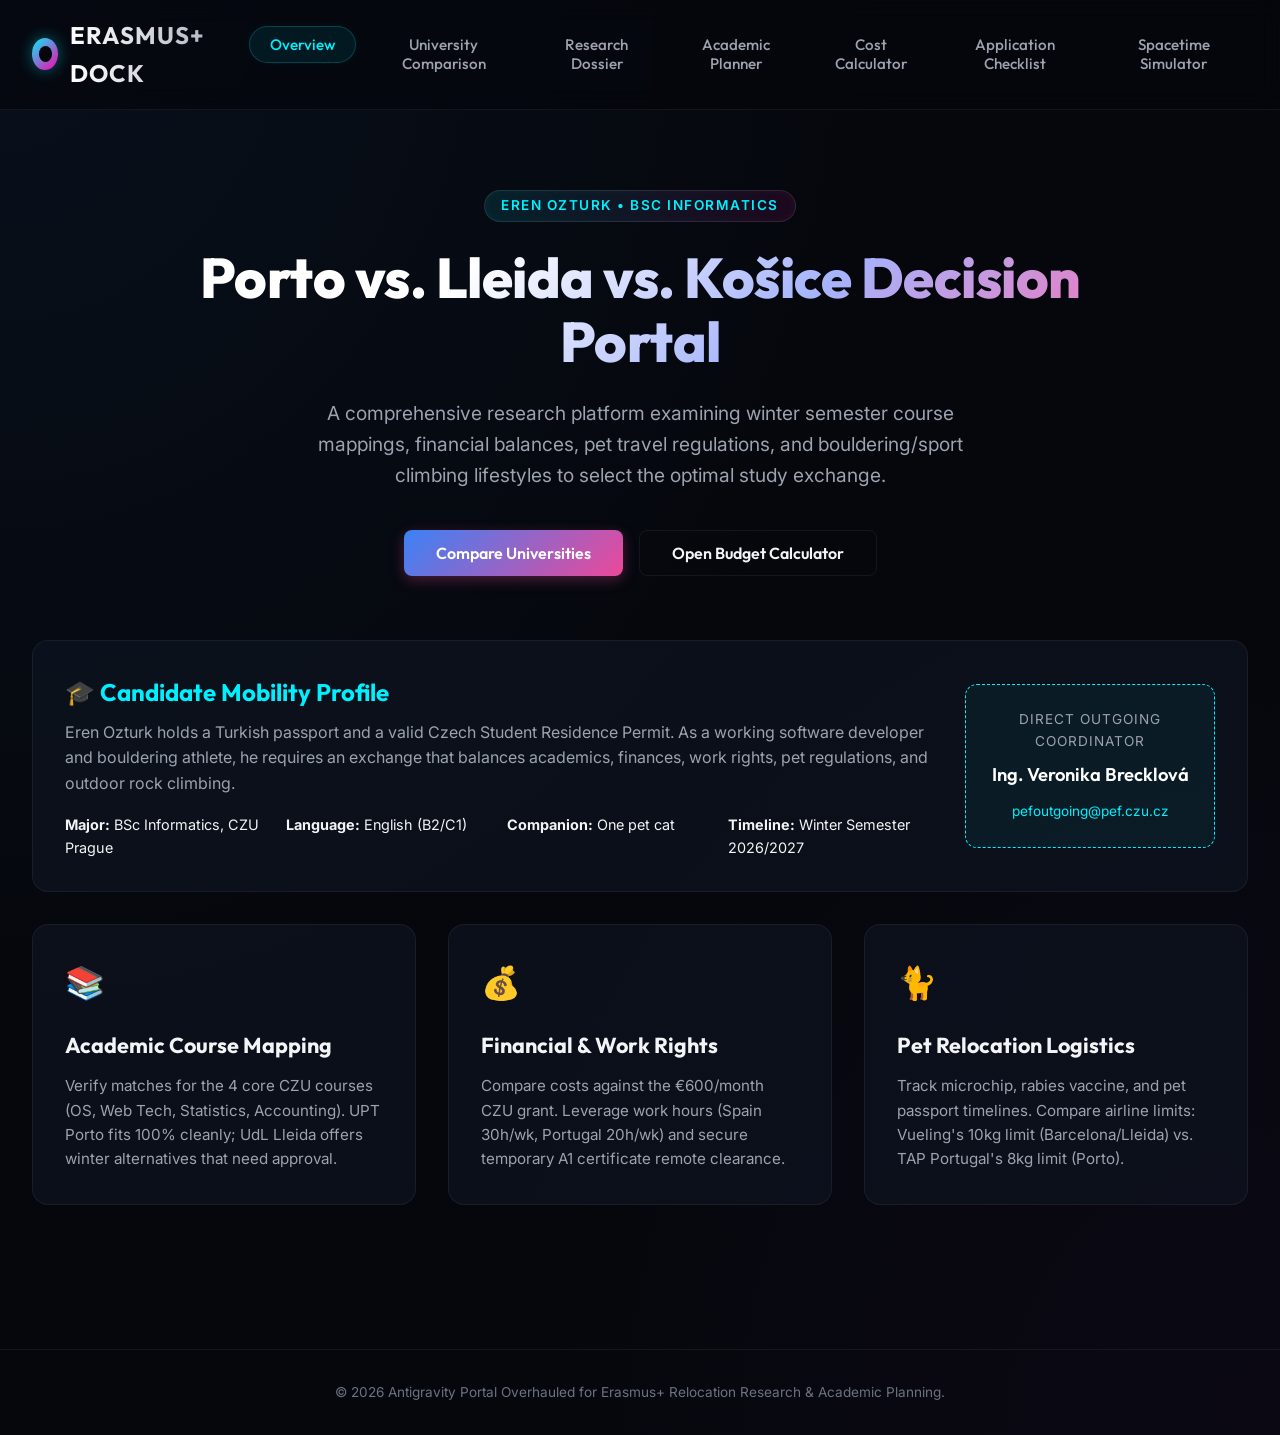
<file: antigravity-portal/index.html>
<!DOCTYPE html>
<html lang="en">
<head>
  <meta charset="UTF-8">
  <meta name="viewport" content="width=device-width, initial-scale=1.0">
  <title>Erasmus+ Relocation Dashboard & Academic Planner</title>
  <meta name="description" content="Explore Erasmus+ relocation research, budgets, and visa details for Porto (UPT), Lleida (UdL), and Košice (TUKE) for CZU Prague BSc Informatics student Eren Ozturk.">
  <link rel="stylesheet" href="style.css">
  <link href="https://fonts.googleapis.com/css2?family=Outfit:wght@300;400;500;600;700;800&family=Inter:wght@300;400;500;600;700&display=swap" rel="stylesheet">
</head>
<body>

  <!-- Premium Header & Navigation -->
  <header id="main-header">
    <div class="logo-container">
      <div class="logo-icon" id="logo-icon-id"></div>
      <span class="logo-text">ERASMUS+ DOCK</span>
    </div>
    <nav id="navbar">
      <ul>
        <li><button class="active" data-tab="overview" id="nav-btn-overview">Overview</button></li>
        <li><button data-tab="comparison" id="nav-btn-comparison">University Comparison</button></li>
        <li><button data-tab="dossier" id="nav-btn-dossier">Research Dossier</button></li>
        <li><button data-tab="pathway" id="nav-btn-pathway">Academic Planner</button></li>
        <li><button data-tab="calculator" id="nav-btn-calculator">Cost Calculator</button></li>
        <li><button data-tab="checklist" id="nav-btn-checklist">Application Checklist</button></li>
        <li><button data-tab="simulator" id="nav-btn-simulator">Spacetime Simulator</button></li>
      </ul>
    </nav>
  </header>

  <!-- Hero Section -->
  <section class="hero" id="hero-banner">
    <span class="badge">Eren Ozturk • BSc Informatics</span>
    <h1>Porto vs. Lleida vs. Košice Decision Portal</h1>
    <p>A comprehensive research platform examining winter semester course mappings, financial balances, pet travel regulations, and bouldering/sport climbing lifestyles to select the optimal study exchange.</p>
    <div class="cta-buttons">
      <button class="btn btn-primary" data-tab="comparison" id="hero-btn-comp">Compare Universities</button>
      <button class="btn btn-secondary" data-tab="calculator" id="hero-btn-calc">Open Budget Calculator</button>
    </div>
  </section>

  <!-- Main Content Area -->
  <main id="content-container">

    <!-- TAB 1: OVERVIEW -->
    <section class="tab-pane active" id="overview">
      <div class="profile-summary-card" style="background: var(--bg-card); border: 1px solid var(--glass-border); padding: 2rem; border-radius: 16px; margin-bottom: 2rem; display: flex; flex-wrap: wrap; gap: 2rem; justify-content: space-between; align-items: center;">
        <div style="flex: 1 1 500px;">
          <h2 style="font-family: var(--font-title); margin-bottom: 0.5rem; color: var(--accent-cyan);">🎓 Candidate Mobility Profile</h2>
          <p style="color: var(--text-secondary); margin-bottom: 1rem;">Eren Ozturk holds a Turkish passport and a valid Czech Student Residence Permit. As a working software developer and bouldering athlete, he requires an exchange that balances academics, finances, work rights, pet regulations, and outdoor rock climbing.</p>
          <div style="display: grid; grid-template-columns: repeat(auto-fit, minmax(200px, 1fr)); gap: 1rem; font-size: 0.9rem;">
            <div><strong>Major:</strong> BSc Informatics, CZU Prague</div>
            <div><strong>Language:</strong> English (B2/C1)</div>
            <div><strong>Companion:</strong> One pet cat</div>
            <div><strong>Timeline:</strong> Winter Semester 2026/2027</div>
          </div>
        </div>
        <div style="flex: 0 0 250px; background: rgba(0, 240, 255, 0.05); padding: 1.5rem; border-radius: 12px; border: 1px dashed var(--accent-cyan); text-align: center;">
          <div style="font-size: 0.85rem; text-transform: uppercase; letter-spacing: 1px; color: var(--text-secondary);">Direct Outgoing Coordinator</div>
          <div style="font-family: var(--font-title); font-size: 1.15rem; font-weight: 600; margin: 0.5rem 0; color: #ffffff;">Ing. Veronika Brecklová</div>
          <a href="mailto:pefoutgoing@pef.czu.cz" style="font-size: 0.85rem; color: var(--accent-cyan); text-decoration: none;">pefoutgoing@pef.czu.cz</a>
        </div>
      </div>

      <div class="home-grid">
        <div class="info-card blue">
          <div class="card-icon">📚</div>
          <h3>Academic Course Mapping</h3>
          <p>Verify matches for the 4 core CZU courses (OS, Web Tech, Statistics, Accounting). UPT Porto fits 100% cleanly; UdL Lleida offers winter alternatives that need approval.</p>
        </div>
        <div class="info-card magenta">
          <div class="card-icon">💰</div>
          <h3>Financial & Work Rights</h3>
          <p>Compare costs against the €600/month CZU grant. Leverage work hours (Spain 30h/wk, Portugal 20h/wk) and secure temporary A1 certificate remote clearance.</p>
        </div>
        <div class="info-card cyan">
          <div class="card-icon">🐈</div>
          <h3>Pet Relocation Logistics</h3>
          <p>Track microchip, rabies vaccine, and pet passport timelines. Compare airline limits: Vueling's 10kg limit (Barcelona/Lleida) vs. TAP Portugal's 8kg limit (Porto).</p>
        </div>
      </div>
    </section>

    <!-- TAB 2: UNIVERSITY COMPARISON -->
    <section class="tab-pane" id="comparison">
      <h2 class="section-title-glow" style="margin-bottom: 2rem;">📊 Side-by-Side Destination Comparison</h2>
      <div style="overflow-x: auto; background: var(--bg-card); border: 1px solid var(--glass-border); border-radius: 16px; padding: 1.5rem;">
        <table style="width: 100%; border-collapse: collapse; text-align: left; min-width: 900px;">
          <thead>
            <tr style="border-bottom: 2px solid var(--glass-border); font-family: var(--font-title); color: var(--accent-cyan); font-size: 1.1rem;">
              <th style="padding: 1rem;">Metric</th>
              <th style="padding: 1rem; width: 28%;">UPT Porto (Portugal)</th>
              <th style="padding: 1rem; width: 28%;">UdL Lleida (Spain)</th>
              <th style="padding: 1rem; width: 28%;">TUKE Košice (Slovakia)</th>
            </tr>
          </thead>
          <tbody style="font-size: 0.95rem;">
            <tr style="border-bottom: 1px solid var(--glass-border);">
              <td style="padding: 1.25rem; font-weight: 600; color: var(--text-primary);">Erasmus Code & Rank</td>
              <td style="padding: 1.25rem; color: var(--text-secondary);"><strong>P PORTO07</strong> (Academic Score: 10/10)</td>
              <td style="padding: 1.25rem; color: var(--text-secondary);"><strong>E LLEIDA01</strong> (Academic Score: 4/10 due to language)</td>
              <td style="padding: 1.25rem; color: var(--text-secondary);"><strong>SK KOSICE03</strong> (Academic Score: 10/10)</td>
            </tr>
            <tr style="border-bottom: 1px solid var(--glass-border);">
              <td style="padding: 1.25rem; font-weight: 600; color: var(--text-primary);">Winter Course Fit</td>
              <td style="padding: 1.25rem; color: var(--text-secondary);"><span style="color: #6ee7b7;">✅ 100% Clean Fit</span><br>All 4 courses are core requirements offered in English/bilingual format in Sem 1.</td>
              <td style="padding: 1.25rem; color: var(--text-secondary);"><span style="color: #fcd34d;">⚠️ Feasible with Substitutions</span><br>Requires approval for Web dinàmica (Digital Design dept) and Estadística Avançada (ADE dept) as winter substitutes.</td>
              <td style="padding: 1.25rem; color: var(--text-secondary);"><span style="color: #6ee7b7;">✅ 100% Clean Fit</span><br>All 4 core courses are offered in English in Winter. No substitutions needed.</td>
            </tr>
            <tr style="border-bottom: 1px solid var(--glass-border);">
              <td style="padding: 1.25rem; font-weight: 600; color: var(--text-primary);">Living Cost Level</td>
              <td style="padding: 1.25rem; color: var(--text-secondary);"><span style="color: #fca5a5;">🔴 High (€1,000–€1,460 studio)</span><br>Porto is a major tourist/student hub. Rents are significantly higher.</td>
              <td style="padding: 1.25rem; color: var(--text-secondary);"><span style="color: #6ee7b7;">🟢 Low (€756–€1,010 studio)</span><br>Lleida is a smaller, inland city. Rents and services are highly affordable.</td>
              <td style="padding: 1.25rem; color: var(--text-secondary);"><span style="color: #6ee7b7;">🟢 Very Low (€400–€650 studio)</span><br>Košice has very cheap private rentals (shared rooms €200–€450).</td>
            </tr>
            <tr style="border-bottom: 1px solid var(--glass-border);">
              <td style="padding: 1.25rem; font-weight: 600; color: var(--text-primary);">Pet Travel Companion</td>
              <td style="padding: 1.25rem; color: var(--text-secondary);"><span style="color: #fcd34d;">⚠️ Strict 8 kg limit (TAP)</span><br>Direct flight Prague to Porto. 8kg cabin weight is very tight for adult cat + carrier.</td>
              <td style="padding: 1.25rem; color: var(--text-secondary);"><span style="color: #6ee7b7;">✅ 10 kg limit (Vueling)</span><br>Fly direct Prague to Barcelona (10kg limit), then take the fast AVE train to Lleida.</td>
              <td style="padding: 1.25rem; color: var(--text-secondary);"><span style="color: #6ee7b7;">👑 Direct Overland Train</span><br>7.5h direct train Prague to Košice. Cats in carriers travel for free with no cabin weight limits.</td>
            </tr>
            <tr style="border-bottom: 1px solid var(--glass-border);">
              <td style="padding: 1.25rem; font-weight: 600; color: var(--text-primary);">Pet Housing Policy</td>
              <td style="padding: 1.25rem; color: var(--text-secondary);">Landlords can legally ban pets in private leases. No official university dorms.</td>
              <td style="padding: 1.25rem; color: var(--text-secondary);">Landlords can legally ban pets. Shared flat search is critical. Resis (Vila) ban pets.</td>
              <td style="padding: 1.25rem; color: var(--text-secondary);">TUKE dorms strictly ban pets. Private renting is cheap and required. Landlord approval needed.</td>
            </tr>
            <tr style="border-bottom: 1px solid var(--glass-border);">
              <td style="padding: 1.25rem; font-weight: 600; color: var(--text-primary);">Climbing Access</td>
              <td style="padding: 1.25rem; color: var(--text-secondary);">Good indoor gyms (São Rock, Proa, The North Wall). No nearby outdoor rock crags.</td>
              <td style="padding: 1.25rem; color: var(--text-secondary);"><span style="color: #6ee7b7;">👑 World-Class Outdoor Crags</span><br>Margalef, Santa Linya, Oliana, Siurana within 60 mins. Boulder Indoor gym is €44.50/mo.</td>
              <td style="padding: 1.25rem; color: var(--text-secondary);"><span style="color: #6ee7b7;">✅ Balanced Scene</span><br>Turniská crag (30 min) and Zádiel (40 min) are close. Huge T2 Boulder Arena + Rozlomity.</td>
            </tr>
            <tr style="border-bottom: 1px solid var(--glass-border);">
              <td style="padding: 1.25rem; font-weight: 600; color: var(--text-primary);">Non-EU Visa / Mobility</td>
              <td style="padding: 1.25rem; color: var(--text-secondary);">Directive 2016/801 applies. UPT notifications to AIMA are slow. Register with local police in 30 days.</td>
              <td style="padding: 1.25rem; color: var(--text-secondary);">Directive 2016/801 applies. UdL ORI notifies Delegación del Gobierno. Positive silence applies after 30 days.</td>
              <td style="padding: 1.25rem; color: var(--text-secondary);">Directive 2016/801 applies. TUKE notifies Foreign Police. Register within 3 days of arrival if private.</td>
            </tr>
            <tr>
              <td style="padding: 1.25rem; font-weight: 600; color: var(--text-primary);">Student Work Limits</td>
              <td style="padding: 1.25rem; color: var(--text-secondary);">20 hours/week during semester. AIMA registration required.</td>
              <td style="padding: 1.25rem; color: var(--text-secondary);"><span style="color: #6ee7b7;">✅ 30 hours/week (RD 1155/2024)</span><br>Automatic work rights with university studies.</td>
              <td style="padding: 1.25rem; color: var(--text-secondary);">20 hours/week under Slovak Student Job agreement. Exempt from separate work permits.</td>
            </tr>
          </tbody>
        </table>
      </div>
    </section>

    <!-- TAB 3: RESEARCH DOSSIER -->
    <section class="tab-pane" id="dossier">
      <div class="dossier-layout">
        <aside class="dossier-nav" id="dossier-nav-aside">
          <h4 style="margin-bottom: 1rem; font-size: 0.9rem; color: var(--text-muted); text-transform: uppercase;">Dossier Sections</h4>
          <div id="dossier-nav-list">
            <!-- Dynamically populated from research.json -->
          </div>
        </aside>
        <article class="dossier-content-wrapper" id="dossier-active-content">
          <!-- Active Section Content Loaded Here -->
        </article>
      </div>
    </section>

    <!-- TAB 4: ACADEMIC PLANNER -->
    <section class="tab-pane" id="pathway">
      <div class="planner-layout">
        <div class="timeline-container">
          <h2 class="section-title-glow" style="margin-bottom: 2rem;">🎓 Course Selection & Academic Fit</h2>
          
          <div class="uni-toggle-container" style="margin-bottom: 1.5rem; display: flex; gap: 0.5rem; max-width: 500px;">
            <button class="btn-uni active" data-uni="UPT Porto" id="btn-uni-porto" style="flex: 1; padding: 0.75rem; border-radius: 8px; border: 1px solid var(--glass-border); background: var(--bg-surface); color: var(--text-main); cursor: pointer; transition: var(--transition-smooth); font-family: var(--font-title); font-weight: 600;">UPT Porto</button>
            <button class="btn-uni" data-uni="UdL Lleida" id="btn-uni-lleida" style="flex: 1; padding: 0.75rem; border-radius: 8px; border: 1px solid var(--glass-border); background: var(--bg-surface); color: var(--text-main); cursor: pointer; transition: var(--transition-smooth); font-family: var(--font-title); font-weight: 600;">UdL Lleida</button>
            <button class="btn-uni" data-uni="TUKE Košice" id="btn-uni-kosice" style="flex: 1; padding: 0.75rem; border-radius: 8px; border: 1px solid var(--glass-border); background: var(--bg-surface); color: var(--text-main); cursor: pointer; transition: var(--transition-smooth); font-family: var(--font-title); font-weight: 600;">TUKE Košice</button>
          </div>

          <div class="timeline" id="pathway-timeline">
            <!-- Dynamically populated from courses.json -->
          </div>
        </div>
        <aside class="planner-sidebar" id="planner-sidebar-aside">
          <h3>Semester Loadout Builder</h3>
          <div class="sidebar-stats">
            <div class="stat-box">
              <div class="stat-val" id="credits-val">0</div>
              <div class="stat-label">Total ECTS</div>
            </div>
            <div class="stat-box">
              <div class="stat-val" id="courses-val">0</div>
              <div class="stat-label">Selected</div>
            </div>
          </div>
          <p style="font-size: 0.85rem; color: var(--text-secondary); margin-bottom: 1rem;">Select courses to build your learning agreement. Aim for 24-30 ECTS credits to maintain full-time exchange status:</p>
          <div class="courses-checklist" id="checklist-container">
            <!-- Checklist checkboxes loaded dynamically -->
          </div>
          <div class="prereq-alert" id="prereq-warning">
            <!-- Warning messages rendered dynamically -->
          </div>
        </aside>
      </div>
    </section>

    <!-- TAB 5: COST CALCULATOR -->
    <section class="tab-pane" id="calculator">
      <h2 class="section-title-glow" style="margin-bottom: 2rem;">💰 Interactive Cost & Budget Calculator</h2>
      
      <div style="display: grid; grid-template-columns: repeat(auto-fit, minmax(350px, 1fr)); gap: 2.5rem; align-items: start;">
        
        <!-- Controls Card -->
        <div style="background: var(--bg-card); border: 1px solid var(--glass-border); padding: 2rem; border-radius: 16px;">
          <h3 style="font-family: var(--font-title); font-size: 1.35rem; margin-bottom: 1.5rem; border-bottom: 1px solid var(--glass-border); padding-bottom: 0.5rem;">Budget Configuration</h3>
          
          <div class="tool-group" style="margin-bottom: 1.5rem;">
            <label class="tool-label">Destination City</label>
            <div style="display: flex; gap: 0.5rem; margin-top: 0.5rem;">
              <button class="btn-tool active" id="calc-city-porto" style="flex: 1; padding: 0.6rem; border-radius: 8px;">Porto</button>
              <button class="btn-tool" id="calc-city-lleida" style="flex: 1; padding: 0.6rem; border-radius: 8px;">Lleida</button>
              <button class="btn-tool" id="calc-city-kosice" style="flex: 1; padding: 0.6rem; border-radius: 8px;">Košice</button>
            </div>
          </div>

          <div class="tool-group" style="margin-bottom: 1.5rem;">
            <label class="tool-label">Housing Type</label>
            <div style="display: flex; gap: 0.5rem; margin-top: 0.5rem;">
              <button class="btn-tool active" id="calc-housing-studio" style="flex: 1; padding: 0.6rem; border-radius: 8px;">Studio (T0)</button>
              <button class="btn-tool" id="calc-housing-shared" style="flex: 1; padding: 0.6rem; border-radius: 8px;">Shared Flat</button>
            </div>
          </div>

          <div class="tool-group" style="margin-bottom: 1.5rem;">
            <label class="tool-label">Monthly Expenses (€)</label>
            
            <div style="margin-top: 1rem;">
              <div style="display: flex; justify-content: space-between; font-size: 0.9rem; margin-bottom: 0.25rem;">
                <span>Rent & Deposit Allocation</span>
                <span id="slider-rent-val">750</span>
              </div>
              <input type="range" id="slider-rent" min="200" max="1200" step="25" value="750" style="width: 100%; accent-color: var(--accent-cyan);">
            </div>

            <div style="margin-top: 1rem;">
              <div style="display: flex; justify-content: space-between; font-size: 0.9rem; margin-bottom: 0.25rem;">
                <span>Groceries & Food</span>
                <span id="slider-groceries-val">250</span>
              </div>
              <input type="range" id="slider-groceries" min="150" max="500" step="10" value="250" style="width: 100%; accent-color: var(--accent-cyan);">
            </div>

            <div style="margin-top: 1rem;">
              <div style="display: flex; justify-content: space-between; font-size: 0.9rem; margin-bottom: 0.25rem;">
                <span>Utilities (Electric, Water, Internet)</span>
                <span id="slider-utilities-val">150</span>
              </div>
              <input type="range" id="slider-utilities" min="50" max="300" step="10" value="150" style="width: 100%; accent-color: var(--accent-cyan);">
            </div>

            <div style="margin-top: 1rem;">
              <div style="display: flex; justify-content: space-between; font-size: 0.9rem; margin-bottom: 0.25rem;">
                <span>Climbing Gym Membership</span>
                <span id="slider-climbing-val">45</span>
              </div>
              <input type="range" id="slider-climbing" min="20" max="100" step="5" value="45" style="width: 100%; accent-color: var(--accent-cyan);">
            </div>

            <div style="margin-top: 1rem;">
              <div style="display: flex; justify-content: space-between; font-size: 0.9rem; margin-bottom: 0.25rem;">
                <span>Public Transport</span>
                <span id="slider-transport-val">30</span>
              </div>
              <input type="range" id="slider-transport" min="0" max="80" step="5" value="30" style="width: 100%; accent-color: var(--accent-cyan);">
            </div>
          </div>

          <div style="display: flex; align-items: center; gap: 0.75rem; background: rgba(255, 255, 255, 0.02); padding: 0.75rem 1rem; border-radius: 8px; border: 1px solid var(--glass-border);">
            <input type="checkbox" id="chk-social-grant" style="width: 1.1rem; height: 1.1rem; accent-color: var(--accent-blue);">
            <div style="font-size: 0.9rem;">
              <strong>Add Fewer Opportunities Top-Up</strong>
              <span style="display: block; font-size: 0.75rem; color: var(--text-muted);">Adds extra €250/month to your Erasmus grant rate</span>
            </div>
          </div>
        </div>

        <!-- Output Card -->
        <div style="background: var(--bg-card); border: 1px solid var(--glass-border); padding: 2rem; border-radius: 16px; display: flex; flex-direction: column; justify-content: space-between; min-height: 480px;">
          <div>
            <h3 style="font-family: var(--font-title); font-size: 1.35rem; margin-bottom: 1.5rem; border-bottom: 1px solid var(--glass-border); padding-bottom: 0.5rem;">Financial Breakdown</h3>
            
            <div style="display: flex; justify-content: space-between; font-size: 1.05rem; margin-bottom: 0.75rem;">
              <span>Monthly Expenses Total:</span>
              <span id="calc-expenses-total" style="font-weight: 600;">€1,225</span>
            </div>
            
            <div style="display: flex; justify-content: space-between; font-size: 1.05rem; margin-bottom: 0.75rem; color: var(--accent-cyan);">
              <span>Erasmus Grant Contribution:</span>
              <span id="calc-grant-total" style="font-weight: 600;">+€600</span>
            </div>

            <hr style="border: 0; border-top: 1px solid var(--glass-border); margin: 1.5rem 0;">

            <div style="text-align: center; margin: 2rem 0;">
              <div style="font-size: 0.9rem; text-transform: uppercase; color: var(--text-secondary); letter-spacing: 1px;">Net Monthly Balance</div>
              <div id="calc-net-balance" style="font-family: var(--font-title); font-size: 3.5rem; font-weight: 800; color: var(--accent-magenta);">
                -€625
              </div>
              <div id="calc-balance-badge" style="display: inline-block; padding: 0.25rem 1rem; border-radius: 9999px; font-size: 0.85rem; font-weight: 600; margin-top: 0.5rem; background: rgba(239, 68, 68, 0.1); color: var(--accent-magenta); border: 1px solid rgba(239, 68, 68, 0.2);">
                Deficit
              </div>
            </div>
          </div>

          <!-- Progress Bar Deficit/Surplus -->
          <div>
            <div style="display: flex; justify-content: space-between; font-size: 0.85rem; color: var(--text-muted); margin-bottom: 0.5rem;">
              <span>Grant Coverage Rate</span>
              <span id="calc-coverage-pct">49%</span>
            </div>
            <div style="width: 100%; height: 10px; background: rgba(255, 255, 255, 0.05); border-radius: 9999px; overflow: hidden; border: 1px solid var(--glass-border);">
              <div id="calc-coverage-bar" style="width: 49%; height: 100%; background: linear-gradient(90deg, var(--accent-blue), var(--accent-cyan)); border-radius: 9999px; transition: var(--transition-smooth);"></div>
            </div>
            <div style="font-size: 0.75rem; color: var(--text-muted); margin-top: 1rem; text-align: center;">
              💡 Change housing options or adjust sliders to see if you can cover your rent using the base grant.
            </div>
          </div>
        </div>

      </div>
    </section>

    <!-- TAB 6: APPLICATION CHECKLIST -->
    <section class="tab-pane" id="checklist">
      <h2 class="section-title-glow" style="margin-bottom: 2rem;">📋 Outgoing Application Timeline & Checklist</h2>
      <p style="color: var(--text-secondary); margin-bottom: 2rem; max-width: 800px;">Track your Erasmus+ administrative milestones. Checkboxes persist locally in your browser. Be mindful of coordinator reviews and documentation dates.</p>

      <div style="display: grid; grid-template-columns: repeat(auto-fit, minmax(320px, 1fr)); gap: 2rem;" id="checklist-phases-container">
        
        <!-- Phase 1: CZU Application -->
        <div style="background: var(--bg-card); border: 1px solid var(--glass-border); padding: 1.5rem; border-radius: 12px;">
          <h3 style="font-family: var(--font-title); font-size: 1.15rem; color: var(--accent-cyan); margin-bottom: 1rem; border-bottom: 1px solid var(--glass-border); padding-bottom: 0.5rem; display: flex; justify-content: space-between; align-items: center;">
            <span>1. CZU Internal Phase</span>
            <span style="font-size: 0.75rem; background: rgba(59, 130, 246, 0.1); padding: 0.1rem 0.5rem; border-radius: 4px; color: #93c5fd; font-weight: 500;">UIS Portal</span>
          </h3>
          <div style="display: flex; flex-direction: column; gap: 0.75rem;">
            <label style="display: flex; align-items: flex-start; gap: 0.5rem; font-size: 0.9rem; cursor: pointer;">
              <input type="checkbox" class="chk-task" id="task-czu-nominal" style="margin-top: 3px; accent-color: var(--accent-blue);">
              <span>Submit Erasmus Application in CZU UIS (Choose UPT Porto / UdL Lleida)</span>
            </label>
            <label style="display: flex; align-items: flex-start; gap: 0.5rem; font-size: 0.9rem; cursor: pointer;">
              <input type="checkbox" class="chk-task" id="task-czu-motlet" style="margin-top: 3px; accent-color: var(--accent-blue);">
              <span>Generate Motivation Letters (UPT & UdL) and sign them</span>
            </label>
            <label style="display: flex; align-items: flex-start; gap: 0.5rem; font-size: 0.9rem; cursor: pointer;">
              <input type="checkbox" class="chk-task" id="task-czu-nomination" style="margin-top: 3px; accent-color: var(--accent-blue);">
              <span>Receive Official Nomination Confirmation from Veronika Brecklová</span>
            </label>
          </div>
        </div>

        <!-- Phase 2: Host Admission -->
        <div style="background: var(--bg-card); border: 1px solid var(--glass-border); padding: 1.5rem; border-radius: 12px;">
          <h3 style="font-family: var(--font-title); font-size: 1.15rem; color: var(--accent-cyan); margin-bottom: 1rem; border-bottom: 1px solid var(--glass-border); padding-bottom: 0.5rem; display: flex; justify-content: space-between; align-items: center;">
            <span>2. Host Admission</span>
            <span style="font-size: 0.75rem; background: rgba(59, 130, 246, 0.1); padding: 0.1rem 0.5rem; border-radius: 4px; color: #93c5fd; font-weight: 500;">Learning Agreement</span>
          </h3>
          <div style="display: flex; flex-direction: column; gap: 0.75rem;">
            <label style="display: flex; align-items: flex-start; gap: 0.5rem; font-size: 0.9rem; cursor: pointer;">
              <input type="checkbox" class="chk-task" id="task-host-portal" style="margin-top: 3px; accent-color: var(--accent-blue);">
              <span>Register in Host Incoming Student Portal (UPT / UdL SIGMA)</span>
            </label>
            <label style="display: flex; align-items: flex-start; gap: 0.5rem; font-size: 0.9rem; cursor: pointer;">
              <input type="checkbox" class="chk-task" id="task-host-la" style="margin-top: 3px; accent-color: var(--accent-blue);">
              <span>Draft Learning Agreement (4 selected courses, 24-30 ECTS)</span>
            </label>
            <label style="display: flex; align-items: flex-start; gap: 0.5rem; font-size: 0.9rem; cursor: pointer;">
              <input type="checkbox" class="chk-task" id="task-host-signatures" style="margin-top: 3px; accent-color: var(--accent-blue);">
              <span>Get LA signed by CZU Coordinator and Host Coordinator</span>
            </label>
            <label style="display: flex; align-items: flex-start; gap: 0.5rem; font-size: 0.9rem; cursor: pointer;">
              <input type="checkbox" class="chk-task" id="task-host-loa" style="margin-top: 3px; accent-color: var(--accent-blue);">
              <span>Receive official Letter of Acceptance (LoA)</span>
            </label>
          </div>
        </div>

        <!-- Phase 3: Legal & Visa -->
        <div style="background: var(--bg-card); border: 1px solid var(--glass-border); padding: 1.5rem; border-radius: 12px;">
          <h3 style="font-family: var(--font-title); font-size: 1.15rem; color: var(--accent-pink); margin-bottom: 1rem; border-bottom: 1px solid var(--glass-border); padding-bottom: 0.5rem; display: flex; justify-content: space-between; align-items: center;">
            <span>3. Visa & Mobility</span>
            <span style="font-size: 0.75rem; background: rgba(236, 72, 153, 0.1); padding: 0.1rem 0.5rem; border-radius: 4px; color: #f472b6; font-weight: 500;">Directive 2016/801</span>
          </h3>
          <div style="display: flex; flex-direction: column; gap: 0.75rem;">
            <label style="display: flex; align-items: flex-start; gap: 0.5rem; font-size: 0.9rem; cursor: pointer;">
              <input type="checkbox" class="chk-task" id="task-visa-notify" style="margin-top: 3px; accent-color: var(--accent-pink);">
              <span>Request Host ORI to initiate Directive 2016/801 notification (Spain/Portugal)</span>
            </label>
            <label style="display: flex; align-items: flex-start; gap: 0.5rem; font-size: 0.9rem; cursor: pointer;">
              <input type="checkbox" class="chk-task" id="task-visa-docs" style="margin-top: 3px; accent-color: var(--accent-pink);">
              <span>Submit CZ residence permit, passport scan, and insurance to ORI</span>
            </label>
            <label style="display: flex; align-items: flex-start; gap: 0.5rem; font-size: 0.9rem; cursor: pointer;">
              <input type="checkbox" class="chk-task" id="task-visa-a1" style="margin-top: 3px; accent-color: var(--accent-pink);">
              <span>Apply for A1 Certificate from ČSSZ via employer (for remote work)</span>
            </label>
            <label style="display: flex; align-items: flex-start; gap: 0.5rem; font-size: 0.9rem; cursor: pointer;">
              <input type="checkbox" class="chk-task" id="task-visa-ehic" style="margin-top: 3px; accent-color: var(--accent-pink);">
              <span>Ensure Czech health insurance (VZP, etc.) covers Spain/Portugal</span>
            </label>
          </div>
        </div>

        <!-- Phase 4: Pet Travel -->
        <div style="background: var(--bg-card); border: 1px solid var(--glass-border); padding: 1.5rem; border-radius: 12px;">
          <h3 style="font-family: var(--font-title); font-size: 1.15rem; color: var(--accent-cyan); margin-bottom: 1rem; border-bottom: 1px solid var(--glass-border); padding-bottom: 0.5rem; display: flex; justify-content: space-between; align-items: center;">
            <span>4. Pet Travel</span>
            <span style="font-size: 0.75rem; background: rgba(59, 130, 246, 0.1); padding: 0.1rem 0.5rem; border-radius: 4px; color: #93c5fd; font-weight: 500;">Veterinary</span>
          </h3>
          <div style="display: flex; flex-direction: column; gap: 0.75rem;">
            <label style="display: flex; align-items: flex-start; gap: 0.5rem; font-size: 0.9rem; cursor: pointer;">
              <input type="checkbox" class="chk-task" id="task-pet-microchip" style="margin-top: 3px; accent-color: var(--accent-blue);">
              <span>Verify microchip complies with ISO 11784/11785 standards</span>
            </label>
            <label style="display: flex; align-items: flex-start; gap: 0.5rem; font-size: 0.9rem; cursor: pointer;">
              <input type="checkbox" class="chk-task" id="task-pet-rabies" style="margin-top: 3px; accent-color: var(--accent-blue);">
              <span>Administer rabies vaccine (must wait &gt;21 days before travel)</span>
            </label>
            <label style="display: flex; align-items: flex-start; gap: 0.5rem; font-size: 0.9rem; cursor: pointer;">
              <input type="checkbox" class="chk-task" id="task-pet-passport" style="margin-top: 3px; accent-color: var(--accent-blue);">
              <span>Obtain EU Pet Passport from Prague veterinarian</span>
            </label>
            <label style="display: flex; align-items: flex-start; gap: 0.5rem; font-size: 0.9rem; cursor: pointer;">
              <input type="checkbox" class="chk-task" id="task-pet-flight" style="margin-top: 3px; accent-color: var(--accent-blue);">
              <span>Book airline ticket & reserve pet in cabin slot (Vueling/TAP)</span>
            </label>
          </div>
        </div>

        <!-- Phase 5: Housing Search -->
        <div style="background: var(--bg-card); border: 1px solid var(--glass-border); padding: 1.5rem; border-radius: 12px;">
          <h3 style="font-family: var(--font-title); font-size: 1.15rem; color: var(--accent-cyan); margin-bottom: 1rem; border-bottom: 1px solid var(--glass-border); padding-bottom: 0.5rem; display: flex; justify-content: space-between; align-items: center;">
            <span>5. Housing & Climbing</span>
            <span style="font-size: 0.75rem; background: rgba(59, 130, 246, 0.1); padding: 0.1rem 0.5rem; border-radius: 4px; color: #93c5fd; font-weight: 500;">Relocation</span>
          </h3>
          <div style="display: flex; flex-direction: column; gap: 0.75rem;">
            <label style="display: flex; align-items: flex-start; gap: 0.5rem; font-size: 0.9rem; cursor: pointer;">
              <input type="checkbox" class="chk-task" id="task-house-search" style="margin-top: 3px; accent-color: var(--accent-blue);">
              <span>Search private flats on Idealista/Uniplaces (near EPS / UPT campus)</span>
            </label>
            <label style="display: flex; align-items: flex-start; gap: 0.5rem; font-size: 0.9rem; cursor: pointer;">
              <input type="checkbox" class="chk-task" id="task-house-cat-ok" style="margin-top: 3px; accent-color: var(--accent-blue);">
              <span>Explicitly negotiate cat approval with the landlord</span>
            </label>
            <label style="display: flex; align-items: flex-start; gap: 0.5rem; font-size: 0.9rem; cursor: pointer;">
              <input type="checkbox" class="chk-task" id="task-house-lease" style="margin-top: 3px; accent-color: var(--accent-blue);">
              <span>Sign lease contract (confirm security deposit is safe)</span>
            </label>
            <label style="display: flex; align-items: flex-start; gap: 0.5rem; font-size: 0.9rem; cursor: pointer;">
              <input type="checkbox" class="chk-task" id="task-climb-register" style="margin-top: 3px; accent-color: var(--accent-blue);">
              <span>Locate closest climbing gym (Boulder Indoor Lleida / São Rock Porto)</span>
            </label>
          </div>
        </div>

        <!-- Phase 6: Arrival -->
        <div style="background: var(--bg-card); border: 1px solid var(--glass-border); padding: 1.5rem; border-radius: 12px;">
          <h3 style="font-family: var(--font-title); font-size: 1.15rem; color: var(--accent-pink); margin-bottom: 1rem; border-bottom: 1px solid var(--glass-border); padding-bottom: 0.5rem; display: flex; justify-content: space-between; align-items: center;">
            <span>6. Arrival Registration</span>
            <span style="font-size: 0.75rem; background: rgba(236, 72, 153, 0.1); padding: 0.1rem 0.5rem; border-radius: 4px; color: #f472b6; font-weight: 500;">Local Authorities</span>
          </h3>
          <div style="display: flex; flex-direction: column; gap: 0.75rem;">
            <label style="display: flex; align-items: flex-start; gap: 0.5rem; font-size: 0.9rem; cursor: pointer;">
              <input type="checkbox" class="chk-task" id="task-arrival-la" style="margin-top: 3px; accent-color: var(--accent-pink);">
              <span>Get host coordinator to sign Learning Agreement "During Mobility" (if changed)</span>
            </label>
            <label style="display: flex; align-items: flex-start; gap: 0.5rem; font-size: 0.9rem; cursor: pointer;">
              <input type="checkbox" class="chk-task" id="task-arrival-conf" style="margin-top: 3px; accent-color: var(--accent-pink);">
              <span>Get host coordinator to sign Certificate of Arrival (sends first grant tranche)</span>
            </label>
            <label style="display: flex; align-items: flex-start; gap: 0.5rem; font-size: 0.9rem; cursor: pointer;">
              <input type="checkbox" class="chk-task" id="task-arrival-police" style="margin-top: 3px; accent-color: var(--accent-pink);">
              <span>Register with police (AIMA in Porto, Extranjería in Spain) within 30 days</span>
            </label>
          </div>
        </div>

      </div>
    </section>

    <!-- TAB 7: SPACETIME SIMULATOR -->
    <section class="tab-pane" id="simulator">
      <div class="simulator-layout">
        <div class="canvas-container" id="canvas-container-id">
          <canvas id="gravity-canvas"></canvas>
        </div>
        <aside class="sim-sidebar" id="sim-sidebar-id">
          <h3>Gravity Field Control</h3>
          
          <div class="tool-group">
            <span class="tool-label">Active Tool Mode</span>
            <div class="tool-buttons">
              <button class="btn-tool active" id="mode-positive">Attractive (+M)</button>
              <button class="btn-tool negative-mode" id="mode-negative">Repulsive (-M)</button>
              <button class="btn-tool" id="mode-particle" style="grid-column: span 2; margin-top: 0.5rem;">Launch Test Particle</button>
            </div>
          </div>
          
          <div class="tool-group">
            <span class="tool-label">Simulation Actions</span>
            <button class="btn-action" id="btn-toggle-warp">Start Warp Drive (Alcubierre)</button>
            <button class="btn-action clear" id="btn-clear-sim">Clear Workspace</button>
          </div>

          <div class="sim-status-box">
            <p><strong>Masses Placed:</strong> <span id="mass-count">0</span></p>
            <p><strong>Active Test Particles:</strong> <span id="particle-count">0</span></p>
            <p><strong>Warp Bubble:</strong> <span id="warp-status">Inactive</span></p>
            <div style="font-size: 0.75rem; color: var(--text-muted); margin-top: 1rem; line-height: 1.4;">
              💡 <strong>Instructions:</strong> Select a tool and click/tap in the canvas grid. Click close to an existing mass to delete it. Toggle Warp Drive and hover/move your cursor to guide the Alcubierre warp bubble!
            </div>
          </div>
        </aside>
      </div>
    </section>

  </main>

  <footer style="text-align: center; padding: 2rem; border-top: 1px solid var(--glass-border); font-size: 0.85rem; color: var(--text-muted); margin-top: 4rem;">
    <p>© 2026 Antigravity Portal Overhauled for Erasmus+ Relocation Research & Academic Planning.</p>
  </footer>

  <script src="app.js"></script>
</body>
</html>
</file>
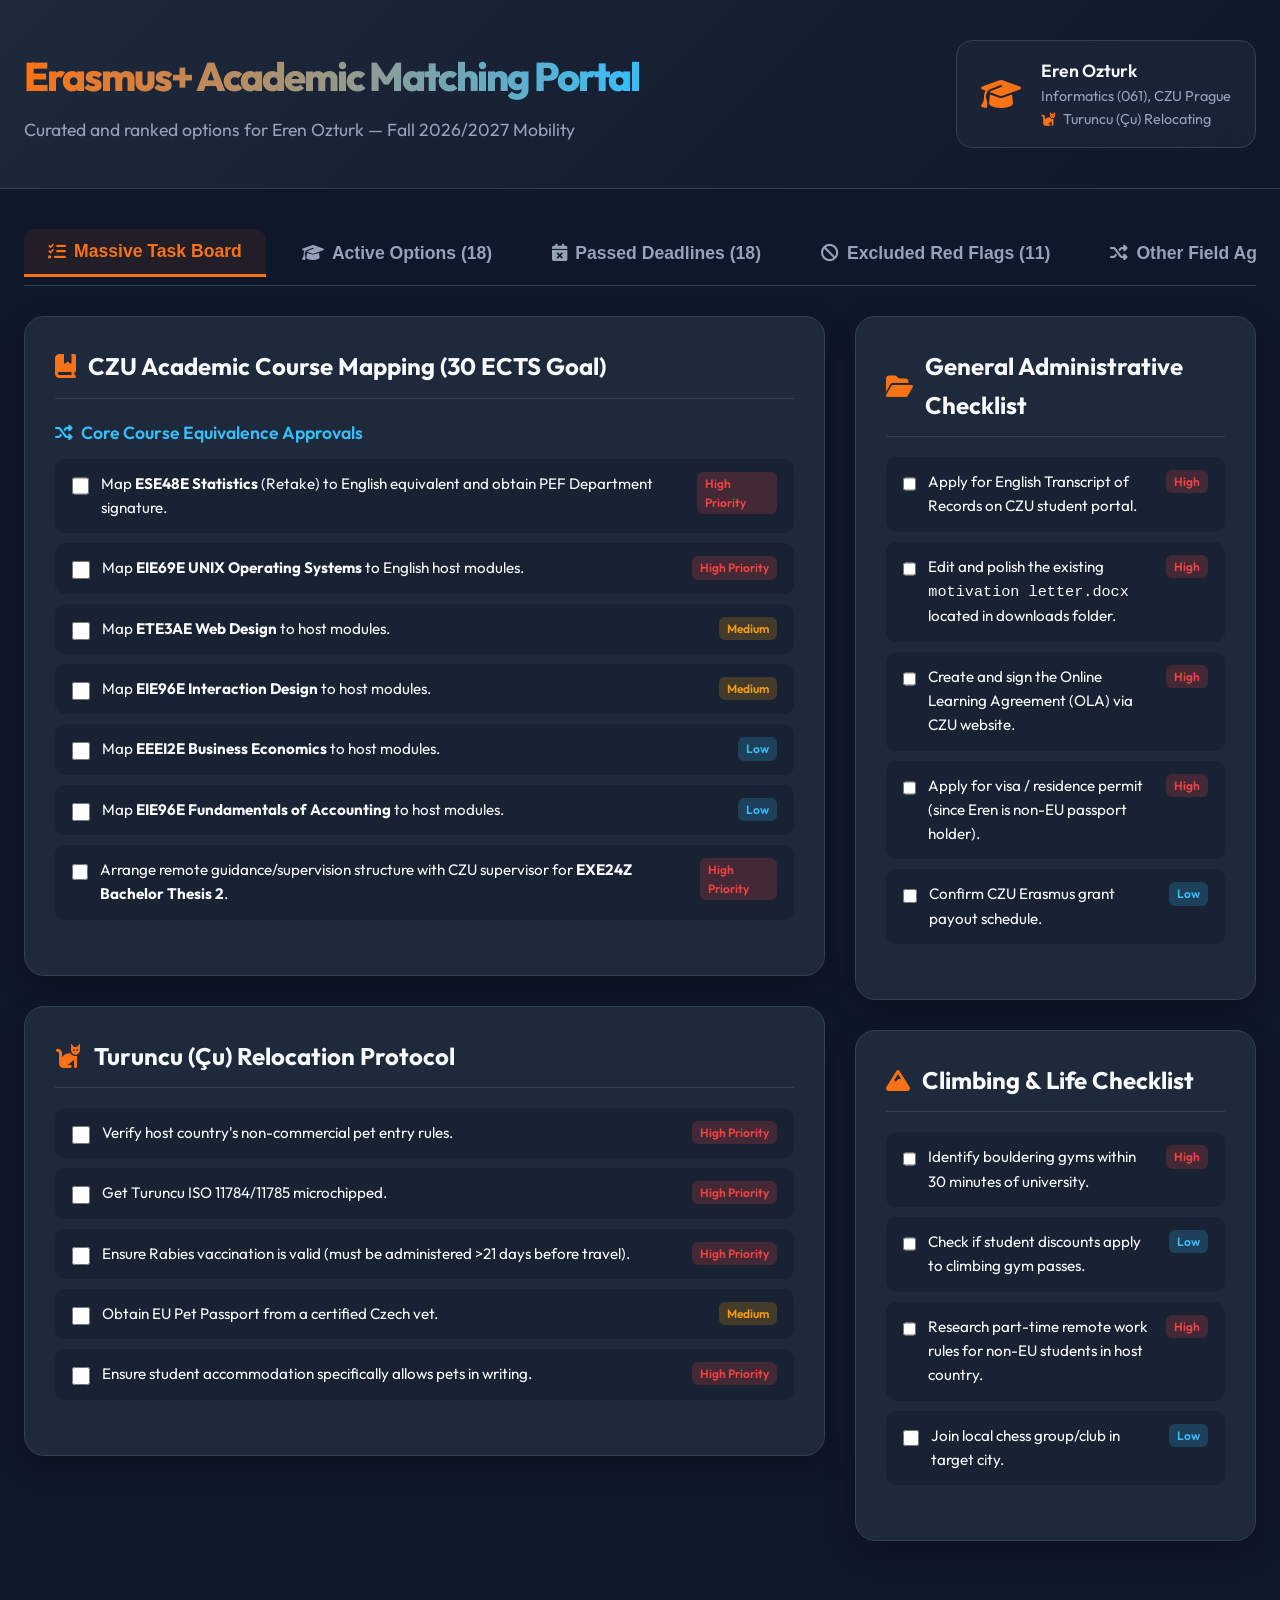
<file: erasmus_dashboard.html>
<!DOCTYPE html>
<html lang="en">
<head>
    <meta charset="UTF-8">
    <meta name="viewport" content="width=device-width, initial-scale=1.0">
    <title>Erasmus+ Academic Match & Planner — Eren Ozturk</title>
    <!-- Outfit Font & Icons -->
    <link href="https://fonts.googleapis.com/css2?family=Outfit:wght@300;400;500;600;700;800&display=swap" rel="stylesheet">
    <link rel="stylesheet" href="https://cdnjs.cloudflare.com/ajax/libs/font-awesome/6.4.0/css/all.min.css">
    <style>
        :root {
            --bg-base: #0f172a;
            --bg-surface: #1e293b;
            --border-color: #334155;
            --text-main: #f8fafc;
            --text-muted: #94a3b8;
            
            --primary: #f97316; /* Orange for Turuncu (cat) */
            --primary-hover: #ea580c;
            --accent: #38bdf8; /* Sky blue */
            --success: #10b981;
            --warning: #f59e0b;
            --danger: #ef4444;
            
            --transition-speed: 0.25s;
        }
        
        * {
            margin: 0;
            padding: 0;
            box-sizing: border-box;
        }
        
        body {
            font-family: 'Outfit', sans-serif;
            background-color: var(--bg-base);
            color: var(--text-main);
            line-height: 1.6;
            overflow-x: hidden;
            padding-bottom: 60px;
        }
        
        header {
            background: linear-gradient(135deg, #1e293b 0%, #0f172a 100%);
            border-bottom: 1px solid var(--border-color);
            padding: 40px 24px;
            position: relative;
            overflow: hidden;
        }
        
        .header-container {
            max-width: 1400px;
            margin: 0 auto;
            display: flex;
            justify-content: space-between;
            align-items: center;
            position: relative;
            z-index: 2;
        }
        
        .header-title h1 {
            font-size: 2.5rem;
            font-weight: 800;
            letter-spacing: -0.05em;
            background: linear-gradient(to right, #f97316, #38bdf8);
            -webkit-background-clip: text;
            -webkit-text-fill-color: transparent;
            margin-bottom: 8px;
        }
        
        .header-title p {
            color: var(--text-muted);
            font-size: 1.1rem;
            font-weight: 400;
        }
        
        .profile-badge {
            background: rgba(30, 41, 59, 0.7);
            border: 1px solid var(--border-color);
            border-radius: 16px;
            padding: 16px 24px;
            backdrop-filter: blur(10px);
            display: flex;
            gap: 20px;
            align-items: center;
        }
        
        .profile-badge i {
            font-size: 2rem;
            color: var(--primary);
        }
        
        .profile-info h3 {
            font-size: 1.1rem;
            font-weight: 600;
        }
        
        .profile-info p {
            color: var(--text-muted);
            font-size: 0.9rem;
        }
        
        .main-container {
            max-width: 1400px;
            margin: 40px auto;
            padding: 0 24px;
        }
        
        /* Navigation Tabs */
        .tabs-nav {
            display: flex;
            gap: 12px;
            border-bottom: 1px solid var(--border-color);
            margin-bottom: 30px;
            overflow-x: auto;
            padding-bottom: 8px;
        }
        
        .tab-btn {
            background: none;
            border: none;
            color: var(--text-muted);
            font-size: 1.1rem;
            font-weight: 600;
            padding: 12px 24px;
            cursor: pointer;
            border-radius: 12px 12px 0 0;
            transition: all var(--transition-speed);
            display: flex;
            align-items: center;
            gap: 8px;
            white-space: nowrap;
        }
        
        .tab-btn:hover {
            color: var(--text-main);
            background: rgba(30, 41, 59, 0.4);
        }
        
        .tab-btn.active {
            color: var(--primary);
            border-bottom: 3px solid var(--primary);
            background: rgba(249, 115, 22, 0.08);
        }
        
        .tab-content {
            display: none;
        }
        
        .tab-content.active {
            display: block;
            animation: fadeIn 0.4s ease-in-out;
        }
        
        @keyframes fadeIn {
            from { opacity: 0; transform: translateY(10px); }
            to { opacity: 1; transform: translateY(0); }
        }
        
        /* Grid Layouts */
        .dashboard-grid {
            display: grid;
            grid-template-columns: 2fr 1fr;
            gap: 30px;
        }
        
        @media (max-width: 1024px) {
            .dashboard-grid {
                grid-template-columns: 1fr;
            }
            .header-container {
                flex-direction: column;
                gap: 20px;
                align-items: flex-start;
            }
        }
        
        /* Cards */
        .card {
            background: var(--bg-surface);
            border: 1px solid var(--border-color);
            border-radius: 20px;
            padding: 30px;
            margin-bottom: 30px;
            box-shadow: 0 10px 30px rgba(0,0,0,0.2);
            transition: transform 0.2s, box-shadow 0.2s;
        }
        
        .card:hover {
            transform: translateY(-2px);
            box-shadow: 0 15px 35px rgba(0,0,0,0.3);
        }
        
        .card-title {
            font-size: 1.5rem;
            font-weight: 700;
            margin-bottom: 20px;
            display: flex;
            align-items: center;
            gap: 12px;
            border-bottom: 1px solid var(--border-color);
            padding-bottom: 12px;
        }
        
        .card-title i {
            color: var(--primary);
        }
        
        /* Todo List */
        .todo-section {
            margin-bottom: 25px;
        }
        
        .todo-section-title {
            font-size: 1.1rem;
            font-weight: 600;
            color: var(--accent);
            margin-bottom: 12px;
            display: flex;
            align-items: center;
            gap: 8px;
        }
        
        .todo-list {
            list-style: none;
            display: flex;
            flex-direction: column;
            gap: 10px;
        }
        
        .todo-item {
            display: flex;
            align-items: flex-start;
            gap: 12px;
            padding: 12px 16px;
            background: rgba(15, 23, 42, 0.4);
            border-radius: 10px;
            border: 1px solid transparent;
            transition: all var(--transition-speed);
        }
        
        .todo-item:hover {
            border-color: var(--border-color);
            background: rgba(15, 23, 42, 0.6);
        }
        
        .todo-item.completed {
            opacity: 0.6;
        }
        
        .todo-item input[type="checkbox"] {
            margin-top: 5px;
            cursor: pointer;
            accent-color: var(--primary);
            width: 18px;
            height: 18px;
        }
        
        .todo-item-text {
            font-size: 0.95rem;
            font-weight: 400;
            cursor: pointer;
        }
        
        .todo-item.completed .todo-item-text {
            text-decoration: line-through;
            color: var(--text-muted);
        }
        
        .todo-badge {
            font-size: 0.75rem;
            padding: 2px 8px;
            border-radius: 6px;
            font-weight: 600;
            margin-left: auto;
        }
        
        .todo-badge.high { background: rgba(239, 68, 68, 0.2); color: var(--danger); }
        .todo-badge.medium { background: rgba(245, 158, 11, 0.2); color: var(--warning); }
        .todo-badge.low { background: rgba(56, 189, 248, 0.2); color: var(--accent); }
        
        /* Table Styles */
        .table-responsive {
            overflow-x: auto;
            border-radius: 12px;
            border: 1px solid var(--border-color);
        }
        
        table {
            width: 100%;
            border-collapse: collapse;
            text-align: left;
            font-size: 0.95rem;
        }
        
        th, td {
            padding: 16px 20px;
            border-bottom: 1px solid var(--border-color);
        }
        
        th {
            background-color: rgba(30, 41, 59, 0.8);
            font-weight: 600;
            color: var(--text-main);
            cursor: pointer;
            user-select: none;
        }
        
        th:hover {
            background-color: var(--border-color);
        }
        
        tr {
            transition: background var(--transition-speed);
        }
        
        tr:hover {
            background-color: rgba(30, 41, 59, 0.3);
        }
        
        .score-badge {
            background: linear-gradient(135deg, #ea580c 0%, #f97316 100%);
            color: white;
            font-weight: 700;
            padding: 6px 12px;
            border-radius: 10px;
            display: inline-block;
            box-shadow: 0 4px 10px rgba(249, 115, 22, 0.3);
        }
        
        .status-badge {
            font-size: 0.8rem;
            padding: 4px 10px;
            border-radius: 8px;
            font-weight: 600;
            display: inline-block;
        }
        
        .status-badge.active { background: rgba(16, 185, 129, 0.2); color: var(--success); }
        .status-badge.passed { background: rgba(239, 68, 68, 0.2); color: var(--danger); }
        .status-badge.open { background: rgba(56, 189, 248, 0.2); color: var(--accent); }
        .status-badge.red { background: rgba(239, 68, 68, 0.3); color: #f87171; border: 1px solid var(--danger); }
        
        .info-link {
            color: var(--accent);
            text-decoration: none;
            font-weight: 500;
            display: inline-flex;
            align-items: center;
            gap: 6px;
            transition: color var(--transition-speed);
        }
        
        .info-link:hover {
            color: var(--text-main);
            text-decoration: underline;
        }
        
        /* Quick Filters & Search */
        .controls-row {
            display: flex;
            gap: 16px;
            margin-bottom: 24px;
            flex-wrap: wrap;
            align-items: center;
        }
        
        .search-input {
            background: var(--bg-surface);
            border: 1px solid var(--border-color);
            padding: 12px 20px;
            border-radius: 12px;
            color: var(--text-main);
            font-size: 1rem;
            font-family: inherit;
            flex-grow: 1;
            max-width: 400px;
        }
        
        .search-input:focus {
            outline: none;
            border-color: var(--primary);
        }
        
        .btn {
            padding: 12px 20px;
            border-radius: 12px;
            font-weight: 600;
            cursor: pointer;
            border: 1px solid var(--border-color);
            background: var(--bg-surface);
            color: var(--text-muted);
            transition: all var(--transition-speed);
            display: inline-flex;
            align-items: center;
            gap: 8px;
        }
        
        .btn:hover {
            color: var(--text-main);
            border-color: var(--text-muted);
        }
        
        .btn.active {
            background: var(--primary);
            color: white;
            border-color: var(--primary);
        }
        
        /* Modal Info */
        .modal {
            display: none;
            position: fixed;
            z-index: 1000;
            left: 0;
            top: 0;
            width: 100%;
            height: 100%;
            overflow: auto;
            background-color: rgba(15, 23, 42, 0.85);
            backdrop-filter: blur(5px);
            align-items: center;
            justify-content: center;
        }
        
        .modal-content {
            background-color: var(--bg-surface);
            border: 1px solid var(--border-color);
            border-radius: 24px;
            padding: 40px;
            width: 90%;
            max-width: 700px;
            position: relative;
            box-shadow: 0 20px 50px rgba(0,0,0,0.5);
            animation: modalSlide 0.3s ease-out;
        }
        
        @keyframes modalSlide {
            from { transform: translateY(30px); opacity: 0; }
            to { transform: translateY(0); opacity: 1; }
        }
        
        .close-btn {
            position: absolute;
            top: 24px;
            right: 24px;
            font-size: 1.5rem;
            color: var(--text-muted);
            cursor: pointer;
            transition: color var(--transition-speed);
        }
        
        .close-btn:hover {
            color: var(--text-main);
        }
        
        .modal-body h2 {
            margin-bottom: 20px;
            font-size: 1.8rem;
            font-weight: 800;
            background: linear-gradient(to right, #f97316, #38bdf8);
            -webkit-background-clip: text;
            -webkit-text-fill-color: transparent;
        }
        
        .modal-grid {
            display: grid;
            grid-template-columns: 1fr 1fr;
            gap: 20px;
            margin-bottom: 24px;
        }
        
        .modal-label {
            font-size: 0.85rem;
            color: var(--text-muted);
            text-transform: uppercase;
            letter-spacing: 0.05em;
            margin-bottom: 4px;
        }
        
        .modal-value {
            font-size: 1.05rem;
            font-weight: 500;
        }
        
        .modal-notes {
            background: rgba(15, 23, 42, 0.4);
            border: 1px solid var(--border-color);
            padding: 20px;
            border-radius: 12px;
            margin-top: 15px;
        }
        
        /* Quick stats badge group */
        .stats-badge-group {
            display: flex;
            gap: 12px;
            margin-top: 12px;
        }
        
        .stat-pill {
            background: rgba(30, 41, 59, 0.6);
            border: 1px solid var(--border-color);
            padding: 6px 12px;
            border-radius: 8px;
            font-size: 0.85rem;
            display: flex;
            align-items: center;
            gap: 6px;
        }
        
        .stat-pill i {
            color: var(--primary);
        }
        
    </style>
</head>
<body>

    <header>
        <div class="header-container">
            <div class="header-title">
                <h1>Erasmus+ Academic Matching Portal</h1>
                <p>Curated and ranked options for Eren Ozturk — Fall 2026/2027 Mobility</p>
            </div>
            <div class="profile-badge">
                <i class="fa-solid fa-graduation-cap"></i>
                <div class="profile-info">
                    <h3>Eren Ozturk</h3>
                    <p>Informatics (061), CZU Prague</p>
                    <p><i class="fa-solid fa-cat" style="color: #f97316; font-size: 0.85rem; margin-right: 4px;"></i> Turuncu (Çu) Relocating</p>
                </div>
            </div>
        </div>
    </header>

    <div class="main-container">
        
        <!-- Navigation tabs -->
        <div class="tabs-nav">
            <button class="tab-btn active" onclick="switchTab('tab-todo')">
                <i class="fa-solid fa-list-check"></i> Massive Task Board
            </button>
            <button class="tab-btn" onclick="switchTab('tab-active')">
                <i class="fa-solid fa-graduation-cap"></i> Active Options (18)
            </button>
            <button class="tab-btn" onclick="switchTab('tab-passed')">
                <i class="fa-solid fa-calendar-xmark"></i> Passed Deadlines (18)
            </button>
            <button class="tab-btn" onclick="switchTab('tab-redflags')">
                <i class="fa-solid fa-ban"></i> Excluded Red Flags (11)
            </button>
            <button class="tab-btn" onclick="switchTab('tab-secondary')">
                <i class="fa-solid fa-shuffle"></i> Other Field Agreements (93)
            </button>
            <button class="tab-btn" onclick="switchTab('tab-lifestyle')">
                <i class="fa-solid fa-cat"></i> Relocation & Lifestyle
            </button>
        </div>

        <!-- TAB: Massive Task Board -->
        <div id="tab-todo" class="tab-content active">
            <div class="dashboard-grid">
                
                <div>
                    <!-- Academic Tasks -->
                    <div class="card">
                        <div class="card-title">
                            <i class="fa-solid fa-book-bookmark"></i>
                            CZU Academic Course Mapping (30 ECTS Goal)
                        </div>
                        <div class="todo-section">
                            <div class="todo-section-title">
                                <i class="fa-solid fa-shuffle"></i> Core Course Equivalence Approvals
                            </div>
                            <ul class="todo-list">
                                <li class="todo-item" id="todo-1">
                                    <input type="checkbox" onchange="toggleTodo('todo-1')">
                                    <div class="todo-item-text">Map <strong>ESE48E Statistics</strong> (Retake) to English equivalent and obtain PEF Department signature.</div>
                                    <span class="todo-badge high">High Priority</span>
                                </li>
                                <li class="todo-item" id="todo-2">
                                    <input type="checkbox" onchange="toggleTodo('todo-2')">
                                    <div class="todo-item-text">Map <strong>EIE69E UNIX Operating Systems</strong> to English host modules.</div>
                                    <span class="todo-badge high">High Priority</span>
                                </li>
                                <li class="todo-item" id="todo-3">
                                    <input type="checkbox" onchange="toggleTodo('todo-3')">
                                    <div class="todo-item-text">Map <strong>ETE3AE Web Design</strong> to host modules.</div>
                                    <span class="todo-badge medium">Medium</span>
                                </li>
                                <li class="todo-item" id="todo-4">
                                    <input type="checkbox" onchange="toggleTodo('todo-4')">
                                    <div class="todo-item-text">Map <strong>EIE96E Interaction Design</strong> to host modules.</div>
                                    <span class="todo-badge medium">Medium</span>
                                </li>
                                <li class="todo-item" id="todo-5">
                                    <input type="checkbox" onchange="toggleTodo('todo-5')">
                                    <div class="todo-item-text">Map <strong>EEEI2E Business Economics</strong> to host modules.</div>
                                    <span class="todo-badge low">Low</span>
                                </li>
                                <li class="todo-item" id="todo-6">
                                    <input type="checkbox" onchange="toggleTodo('todo-6')">
                                    <div class="todo-item-text">Map <strong>EIE96E Fundamentals of Accounting</strong> to host modules.</div>
                                    <span class="todo-badge low">Low</span>
                                </li>
                                <li class="todo-item" id="todo-7">
                                    <input type="checkbox" onchange="toggleTodo('todo-7')">
                                    <div class="todo-item-text">Arrange remote guidance/supervision structure with CZU supervisor for <strong>EXE24Z Bachelor Thesis 2</strong>.</div>
                                    <span class="todo-badge high">High Priority</span>
                                </li>
                            </ul>
                        </div>
                    </div>
                    
                    <!-- Relocation and Logistics -->
                    <div class="card">
                        <div class="card-title">
                            <i class="fa-solid fa-cat"></i>
                            Turuncu (Çu) Relocation Protocol
                        </div>
                        <div class="todo-section">
                            <ul class="todo-list">
                                <li class="todo-item" id="cat-1">
                                    <input type="checkbox" onchange="toggleTodo('cat-1')">
                                    <div class="todo-item-text">Verify host country's non-commercial pet entry rules.</div>
                                    <span class="todo-badge high">High Priority</span>
                                </li>
                                <li class="todo-item" id="cat-2">
                                    <input type="checkbox" onchange="toggleTodo('cat-2')">
                                    <div class="todo-item-text">Get Turuncu ISO 11784/11785 microchipped.</div>
                                    <span class="todo-badge high">High Priority</span>
                                </li>
                                <li class="todo-item" id="cat-3">
                                    <input type="checkbox" onchange="toggleTodo('cat-3')">
                                    <div class="todo-item-text">Ensure Rabies vaccination is valid (must be administered >21 days before travel).</div>
                                    <span class="todo-badge high">High Priority</span>
                                </li>
                                <li class="todo-item" id="cat-4">
                                    <input type="checkbox" onchange="toggleTodo('cat-4')">
                                    <div class="todo-item-text">Obtain EU Pet Passport from a certified Czech vet.</div>
                                    <span class="todo-badge medium">Medium</span>
                                </li>
                                <li class="todo-item" id="cat-5">
                                    <input type="checkbox" onchange="toggleTodo('cat-5')">
                                    <div class="todo-item-text">Ensure student accommodation specifically allows pets in writing.</div>
                                    <span class="todo-badge high">High Priority</span>
                                </li>
                            </ul>
                        </div>
                    </div>
                </div>
                
                <div>
                    <!-- Administrative Paperwork -->
                    <div class="card">
                        <div class="card-title">
                            <i class="fa-solid fa-folder-open"></i>
                            General Administrative Checklist
                        </div>
                        <div class="todo-section">
                            <ul class="todo-list">
                                <li class="todo-item" id="admin-1">
                                    <input type="checkbox" onchange="toggleTodo('admin-1')">
                                    <div class="todo-item-text">Apply for English Transcript of Records on CZU student portal.</div>
                                    <span class="todo-badge high">High</span>
                                </li>
                                <li class="todo-item" id="admin-2">
                                    <input type="checkbox" onchange="toggleTodo('admin-2')">
                                    <div class="todo-item-text">Edit and polish the existing <code>motivation letter.docx</code> located in downloads folder.</div>
                                    <span class="todo-badge high">High</span>
                                </li>
                                <li class="todo-item" id="admin-3">
                                    <input type="checkbox" onchange="toggleTodo('admin-3')">
                                    <div class="todo-item-text">Create and sign the Online Learning Agreement (OLA) via CZU website.</div>
                                    <span class="todo-badge high">High</span>
                                </li>
                                <li class="todo-item" id="admin-4">
                                    <input type="checkbox" onchange="toggleTodo('admin-4')">
                                    <div class="todo-item-text">Apply for visa / residence permit (since Eren is non-EU passport holder).</div>
                                    <span class="todo-badge high">High</span>
                                </li>
                                <li class="todo-item" id="admin-5">
                                    <input type="checkbox" onchange="toggleTodo('admin-5')">
                                    <div class="todo-item-text">Confirm CZU Erasmus grant payout schedule.</div>
                                    <span class="todo-badge low">Low</span>
                                </li>
                            </ul>
                        </div>
                    </div>
                    
                    <!-- Climbing & Life Checklist -->
                    <div class="card">
                        <div class="card-title">
                            <i class="fa-solid fa-mountain"></i>
                            Climbing & Life Checklist
                        </div>
                        <div class="todo-section">
                            <ul class="todo-list">
                                <li class="todo-item" id="life-1">
                                    <input type="checkbox" onchange="toggleTodo('life-1')">
                                    <div class="todo-item-text">Identify bouldering gyms within 30 minutes of university.</div>
                                    <span class="todo-badge high">High</span>
                                </li>
                                <li class="todo-item" id="life-2">
                                    <input type="checkbox" onchange="toggleTodo('life-2')">
                                    <div class="todo-item-text">Check if student discounts apply to climbing gym passes.</div>
                                    <span class="todo-badge low">Low</span>
                                </li>
                                <li class="todo-item" id="life-3">
                                    <input type="checkbox" onchange="toggleTodo('life-3')">
                                    <div class="todo-item-text">Research part-time remote work rules for non-EU students in host country.</div>
                                    <span class="todo-badge high">High</span>
                                </li>
                                <li class="todo-item" id="life-4">
                                    <input type="checkbox" onchange="toggleTodo('life-4')">
                                    <div class="todo-item-text">Join local chess group/club in target city.</div>
                                    <span class="todo-badge low">Low</span>
                                </li>
                            </ul>
                        </div>
                    </div>
                </div>
            </div>
        </div>

        <!-- TAB: Academic Options (All Rated) -->
        <div id="tab-active" class="tab-content">
            <div class="card">
                <div class="card-title">
                    <i class="fa-solid fa-graduation-cap"></i>
                    Active Recommended Universities (Nomination Deadline >= May 27, 2026)
                </div>
                <p style="color: var(--text-muted); margin-bottom: 20px;">
                    Curated bilateral agreements for Informatics (061) that are currently open or have rolling deadlines. Rated dynamically based on Cost of Living (30%), Work hours policy (10%), Bouldering gyms (10%), and Academic match score (50%).
                </p>
                <div class="controls-row" style="display: flex; gap: 16px; margin-bottom: 24px; flex-wrap: wrap; align-items: center;">
                    <input type="text" id="search-active" class="search-input" placeholder="Search by university, city or country..." onkeyup="filterTable('table-active-data', 'search-active')" style="flex-grow: 1; max-width: 400px;">
                </div>
                <div class="table-responsive">
                    <table id="table-active-data">
                        <thead>
                            <tr>
                                <th onclick="sortTable('table-active-data', 0)">Rank</th>
                                <th onclick="sortTable('table-active-data', 1)">University</th>
                                <th onclick="sortTable('table-active-data', 2)">City</th>
                                <th onclick="sortTable('table-active-data', 3)">Country</th>
                                <th onclick="sortTable('table-active-data', 4)">Deadline & Status</th>
                                <th onclick="sortTable('table-active-data', 5)">Spots</th>
                                <th onclick="sortTable('table-active-data', 6)">Languages</th>
                                <th onclick="sortTable('table-active-data', 7)">Score</th>
                                <th>Actions</th>
                            </tr>
                        </thead>
                        <tbody>
                            
                            <tr data-uni-id="active-0" data-status="active">
                                <td><strong>#1</strong></td>
                                <td>University of National and World Economy</td>
                                <td>Sofia</td>
                                <td>Bulgaria</td>
                                <td><span class="status-badge active"><i class="fa-solid fa-calendar-days"></i> Open (6.30.)</span></td>
                                <td>2 BA; 2 IT</td>
                                <td>EN </td>
                                <td><span class="score-badge">93.0</span></td>
                                <td>
                                    <button class="btn active" onclick='showModal({"row": 14, "country": "Bulgaria", "town": "Sofia", "university": "University of National and World Economy", "erasmus_code": "BG SOFIA 03", "is_red": false, "lang1": "EN", "lang2": "", "spots": "2 BA; 2 IT", "course_info": "", "notes": "", "deadline_fall_raw": "6.30.", "deadline_fall_parsed_str": "2026-06-30", "deadline_spring_raw": "11.30.", "bc_econ_link": "https://www.unwe.bg/", "bc_inf_link": "https://www.unwe.bg/en/structure/departments/department-of-informatics/", "general_link": "https://www.unwe.bg/en/pages/184/courses-in-english.html", "academic_score": 9, "verified_courses": "\u2022 UNIX OS: Operating Systems (BSc Business Informatics)\n\u2022 Statistics: Statistical Analysis with software (BSc Business Informatics)\n\u2022 Business Economics: Economics / Microeconomics\n\u2022 Accounting: Accounting / Finance modules\n\u2022 Web Design: Web programming / Informatics\n\u2022 Interaction Design: Limited specialized modules\n\u2022 Status: ~90% English Match.", "score": 93.0})'>
                                        <i class="fa-solid fa-circle-info"></i> Info
                                    </button>
                                </td>
                            </tr>
                            
                            <tr data-uni-id="active-1" data-status="rolling">
                                <td><strong>#2</strong></td>
                                <td>Lucia Blaga University of Sibiu</td>
                                <td>Sibiu</td>
                                <td>Romania</td>
                                <td><span class="status-badge open"><i class="fa-solid fa-clock"></i> Rolling</span></td>
                                <td>2BA; 2IT</td>
                                <td>EN </td>
                                <td><span class="score-badge">92.0</span></td>
                                <td>
                                    <button class="btn active" onclick='showModal({"row": 113, "country": "Romania", "town": "Sibiu", "university": "Lucia Blaga University of Sibiu", "erasmus_code": "RO SIBIU01", "is_red": false, "lang1": "EN", "lang2": "", "spots": "2BA; 2IT", "course_info": "", "notes": "", "deadline_fall_raw": "", "deadline_fall_parsed_str": "", "deadline_spring_raw": "", "bc_econ_link": "https://economice.ulbsibiu.ro/", "bc_inf_link": "http://international.ulbsibiu.ro/index.php/erasmus/incoming-students/available-courses-incoming-students/", "general_link": "http://international.ulbsibiu.ro/", "academic_score": 10, "verified_courses": "\u2022 UNIX OS: Computer Networks & Systems (BSc Business Informatics)\n\u2022 Web Design: Web Technologies (BSc Business Informatics)\n\u2022 Interaction Design: Mobile Business & ERP (BSc Business Informatics)\n\u2022 Statistics: Basics of Statistics (BSc Business Informatics)\n\u2022 Business Economics: Microeconomics / Macroeconomics\n\u2022 Accounting: Fundamentals of Accounting\n\u2022 Status: 100% English Match.", "score": 92.0})'>
                                        <i class="fa-solid fa-circle-info"></i> Info
                                    </button>
                                </td>
                            </tr>
                            
                            <tr data-uni-id="active-2" data-status="rolling">
                                <td><strong>#3</strong></td>
                                <td>Technická univerzita v Košiciach</td>
                                <td>Košice</td>
                                <td>Slovakia</td>
                                <td><span class="status-badge open"><i class="fa-solid fa-clock"></i> Rolling</span></td>
                                <td>2BA; 2IT</td>
                                <td>EN </td>
                                <td><span class="score-badge">91.0</span></td>
                                <td>
                                    <button class="btn active" onclick='showModal({"row": 115, "country": "Slovakia", "town": "Ko\u0161ice", "university": "Technick\u00e1 univerzita v Ko\u0161iciach", "erasmus_code": "SK KOSICE 03", "is_red": false, "lang1": "EN", "lang2": "", "spots": "2BA; 2IT", "course_info": "", "notes": "", "deadline_fall_raw": "", "deadline_fall_parsed_str": "", "deadline_spring_raw": "", "bc_econ_link": "https://ekf.tuke.sk/", "bc_inf_link": "https://fei.tuke.sk/", "general_link": "https://erasmus.tuke.sk/en/", "academic_score": 10, "verified_courses": "\u2022 UNIX OS, Web Design, Interaction Design: Informatics BSc (English)\n\u2022 Business Economics, Accounting, Statistics: Faculty of Economics (English)\n\u2022 Status: 100% English Match.", "score": 91.0})'>
                                        <i class="fa-solid fa-circle-info"></i> Info
                                    </button>
                                </td>
                            </tr>
                            
                            <tr data-uni-id="active-3" data-status="active">
                                <td><strong>#4</strong></td>
                                <td>Estonian Entrepreneurship University of Applied Sciences</td>
                                <td>Tallinn</td>
                                <td>Estonia</td>
                                <td><span class="status-badge active"><i class="fa-solid fa-calendar-days"></i> Open (15 June)</span></td>
                                <td>2</td>
                                <td>EN </td>
                                <td><span class="score-badge">86.0</span></td>
                                <td>
                                    <button class="btn active" onclick='showModal({"row": 24, "country": "Estonia", "town": "Tallinn", "university": "Estonian Entrepreneurship University of Applied Sciences", "erasmus_code": "EE TALLINN 15", "is_red": false, "lang1": "EN", "lang2": "", "spots": "2", "course_info": "Courses;", "notes": "", "deadline_fall_raw": "15 June", "deadline_fall_parsed_str": "2026-06-15", "deadline_spring_raw": "15 November", "bc_econ_link": "https://www.euas.eu/study-programme/creativity-and-business-innovation/", "bc_inf_link": "https://www.euas.eu/study-programme/software-development-and-entrepreneurship/", "general_link": "https://www.euas.eu/study-programme/", "academic_score": 9, "verified_courses": "\u2022 UNIX OS: Software Studies / Operating Systems\n\u2022 Web Design: HTML/CSS/SQL (BSc Software Dev)\n\u2022 Statistics: Data Analysis & Stats (BSc Software Dev)\n\u2022 Accounting: Accounting & Budgeting (BSc Software Dev)\n\u2022 Business Economics: Sales and market mechanisms\n\u2022 Interaction Design: Limited specialized modules\n\u2022 Status: ~90% English Match.", "score": 86.0})'>
                                        <i class="fa-solid fa-circle-info"></i> Info
                                    </button>
                                </td>
                            </tr>
                            
                            <tr data-uni-id="active-4" data-status="rolling">
                                <td><strong>#5</strong></td>
                                <td>Lithuania Business University of Applied Sciences</td>
                                <td>Klaipeda</td>
                                <td>Lithuania</td>
                                <td><span class="status-badge open"><i class="fa-solid fa-clock"></i> Rolling</span></td>
                                <td>2 BA; 2 IT</td>
                                <td>EN </td>
                                <td><span class="score-badge">86.0</span></td>
                                <td>
                                    <button class="btn active" onclick='showModal({"row": 88, "country": "Lithuania", "town": "Klaipeda", "university": "Lithuania Business University of Applied Sciences", "erasmus_code": "LT KLAIPED 07", "is_red": false, "lang1": "EN", "lang2": "", "spots": "2 BA; 2 IT", "course_info": "", "notes": "", "deadline_fall_raw": "", "deadline_fall_parsed_str": "", "deadline_spring_raw": "", "bc_econ_link": "https://ltvk.lt/en/erasmus/", "bc_inf_link": "https://ltvk.lt/en/applied-informatics-and-programming/", "general_link": "https://ltvk.lt/en/erasmus/", "academic_score": 10, "verified_courses": "\u2022 UNIX OS: Computer Networks & Virtualization (BSc Applied Informatics)\n\u2022 Web Design: Website Programming HTML5/CSS3/JS (BSc Applied Informatics)\n\u2022 Interaction Design: Computer Graphics & Design (BSc Applied Informatics)\n\u2022 Statistics: Computer Statistics (BSc Applied Informatics)\n\u2022 Business Economics: Economics / Sales Mechanisms\n\u2022 Accounting: Enterprise Finance & Accounting\n\u2022 Status: 100% English Match.", "score": 86.0})'>
                                        <i class="fa-solid fa-circle-info"></i> Info
                                    </button>
                                </td>
                            </tr>
                            
                            <tr data-uni-id="active-5" data-status="rolling">
                                <td><strong>#6</strong></td>
                                <td>Warsaw University of Life Sciences - SGGW</td>
                                <td>Warsaw</td>
                                <td>Poland</td>
                                <td><span class="status-badge open"><i class="fa-solid fa-clock"></i> Rolling</span></td>
                                <td>2 BA; 2 IT</td>
                                <td>EN </td>
                                <td><span class="score-badge">85.0</span></td>
                                <td>
                                    <button class="btn active" onclick='showModal({"row": 100, "country": "Poland", "town": "Warsaw", "university": "Warsaw University of Life Sciences - SGGW", "erasmus_code": "PL WARSZAW05", "is_red": false, "lang1": "EN", "lang2": "", "spots": "2 BA; 2 IT", "course_info": "", "notes": "", "deadline_fall_raw": "", "deadline_fall_parsed_str": "", "deadline_spring_raw": "", "bc_econ_link": "https://www.sggw.edu.pl/en/topics/faculty-of-economic-sciences/", "bc_inf_link": "https://www.sggw.edu.pl/en/topics/faculty-of-applied-informatics-and-mathematics/", "general_link": "https://www.sggw.edu.pl/en/international-cooperation/", "academic_score": 10, "verified_courses": "\u2022 UNIX OS: Operating Systems (BSc Informatics)\n\u2022 Web Design: Frontend Web Tech (BSc Informatics)\n\u2022 Interaction Design: Computer Graphics & HCI (BSc Informatics)\n\u2022 Statistics: Business Statistics (Faculty of Economics)\n\u2022 Business Economics: Microeconomics (Faculty of Economics)\n\u2022 Accounting: Financial Accounting (Faculty of Economics)\n\u2022 Status: 100% English Match.", "score": 85.0})'>
                                        <i class="fa-solid fa-circle-info"></i> Info
                                    </button>
                                </td>
                            </tr>
                            
                            <tr data-uni-id="active-6" data-status="active">
                                <td><strong>#7</strong></td>
                                <td>Beykent University</td>
                                <td>Istanbul</td>
                                <td>Turkey</td>
                                <td><span class="status-badge active"><i class="fa-solid fa-calendar-days"></i> Open (1 July)</span></td>
                                <td>2 BA; 2 IT</td>
                                <td>EN </td>
                                <td><span class="score-badge">83.0</span></td>
                                <td>
                                    <button class="btn active" onclick='showModal({"row": 139, "country": "Turkey", "town": "Istanbul", "university": "Beykent University", "erasmus_code": "TR ISTANBU09", "is_red": false, "lang1": "EN", "lang2": "", "spots": "2 BA; 2 IT", "course_info": "Bachelor in English, Master in Turkish, Course catalogue", "notes": "", "deadline_fall_raw": "1 July", "deadline_fall_parsed_str": "2026-07-01", "deadline_spring_raw": "28 October", "bc_econ_link": "https://www.beykent.edu.tr/en/", "bc_inf_link": "https://www.beykent.edu.tr/en/", "general_link": "https://www.beykent.edu.tr/en/", "academic_score": 8, "verified_courses": "\u2022 UNIX OS, Web Design: BSc Computer Engineering in English\n\u2022 Business Economics, Accounting, Statistics: BSc Business Administration / Economics in English\n\u2022 Status: ~80% English Match. Work rights restricted.", "score": 83.0})'>
                                        <i class="fa-solid fa-circle-info"></i> Info
                                    </button>
                                </td>
                            </tr>
                            
                            <tr data-uni-id="active-7" data-status="active">
                                <td><strong>#8</strong></td>
                                <td>University of Economics - Varna</td>
                                <td>Varna</td>
                                <td>Bulgaria</td>
                                <td><span class="status-badge active"><i class="fa-solid fa-calendar-days"></i> Open (5 June)</span></td>
                                <td>2</td>
                                <td>EN </td>
                                <td><span class="score-badge">81.0</span></td>
                                <td>
                                    <button class="btn active" onclick='showModal({"row": 16, "country": "Bulgaria", "town": "Varna", "university": "University of Economics - Varna", "erasmus_code": "BG VARNA 04", "is_red": false, "lang1": "EN", "lang2": "", "spots": "2", "course_info": "", "notes": "", "deadline_fall_raw": "5 June", "deadline_fall_parsed_str": "2026-06-05", "deadline_spring_raw": "1 November", "bc_econ_link": "https://ue-varna.bg/", "bc_inf_link": "https://ue-varna.bg/en/p/7807/international-relations", "general_link": "https://ue-varna.bg/en/p/7807/international-relations", "academic_score": 8, "verified_courses": "\u2022 UNIX OS, Web Design, Interaction Design: IT & Computer Science courses\n\u2022 Business Economics, Accounting, Statistics: Financial Accounting, Microeconomics, Applied Stats\n\u2022 Status: ~80% English Match. Needs min 6 students to activate.", "score": 81.0})'>
                                        <i class="fa-solid fa-circle-info"></i> Info
                                    </button>
                                </td>
                            </tr>
                            
                            <tr data-uni-id="active-8" data-status="active">
                                <td><strong>#9</strong></td>
                                <td>UNIVERSIDADE PORTUCALENSE</td>
                                <td>Porto</td>
                                <td>Portugal</td>
                                <td><span class="status-badge active"><i class="fa-solid fa-calendar-days"></i> Open (6.1.)</span></td>
                                <td>2 BA; 2 IT</td>
                                <td>PT/EN / 041 - Department of Economics and Management; 061 - Department of Science and Technology</td>
                                <td><span class="score-badge">78.0</span></td>
                                <td>
                                    <button class="btn active" onclick='showModal({"row": 108, "country": "Portugal", "town": "Porto", "university": "UNIVERSIDADE PORTUCALENSE", "erasmus_code": "P PORTO07", "is_red": false, "lang1": "PT/EN", "lang2": "041 - Department of Economics and Management; 061 - Department of Science and Technology", "spots": "2 BA; 2 IT", "course_info": "041 subjects in PT ( supported English material) in Economics/Management/Marketing; 061 subjets mainly in EN or supported English material  in Informatics Engineering/Information Systems for Management (subjects can be chosen from differ study programmes and different academic years)", "notes": "", "deadline_fall_raw": "6.1.", "deadline_fall_parsed_str": "2026-06-01", "deadline_spring_raw": "11.1.", "bc_econ_link": "https://www.upt.pt/en/home/departments/economics-and-management/", "bc_inf_link": "https://www.upt.pt/en/home/departments/science-and-technology/", "general_link": "https://www.upt.pt/en/erasmus/", "academic_score": 10, "verified_courses": "\u2022 UNIX OS, Web Design: Informatics Engineering BSc\n\u2022 Accounting, Statistics, Business Economics: IS for Management BSc\n\u2022 Status: 100% English Match (English support & exams).", "score": 78.0})'>
                                        <i class="fa-solid fa-circle-info"></i> Info
                                    </button>
                                </td>
                            </tr>
                            
                            <tr data-uni-id="active-9" data-status="rolling">
                                <td><strong>#10</strong></td>
                                <td>University of Evora</td>
                                <td>Evora</td>
                                <td>Portugal</td>
                                <td><span class="status-badge open"><i class="fa-solid fa-clock"></i> Rolling</span></td>
                                <td>4BA; 4IT</td>
                                <td>EN </td>
                                <td><span class="score-badge">78.0</span></td>
                                <td>
                                    <button class="btn active" onclick='showModal({"row": 103, "country": "Portugal", "town": "Evora", "university": "University of Evora", "erasmus_code": "P EVORA 01", "is_red": false, "lang1": "EN", "lang2": "", "spots": "4BA; 4IT", "course_info": "Courses", "notes": "", "deadline_fall_raw": "", "deadline_fall_parsed_str": "", "deadline_spring_raw": "", "bc_econ_link": "https://www.uevora.pt/en/study/courses/bachelors-and-integrated-master-degrees?cod=9081&v=plano-estudos", "bc_inf_link": "https://www.uevora.pt/en/study/courses/bachelors-and-integrated-master-degrees?cod=9119&v=plano-estudos", "general_link": "https://www.uevora.pt/en/study/Mobility/Mobility-In/Student-Mobility", "academic_score": 10, "verified_courses": "\u2022 UNIX OS, Web Design, Interaction Design: Informatics Engineering BSc\n\u2022 Business Economics, Accounting, Statistics: Economics BSc\n\u2022 Status: 100% English Match.", "score": 78.0})'>
                                        <i class="fa-solid fa-circle-info"></i> Info
                                    </button>
                                </td>
                            </tr>
                            
                            <tr data-uni-id="active-10" data-status="active">
                                <td><strong>#11</strong></td>
                                <td>University of Hohenheim</td>
                                <td>Stuttgart</td>
                                <td>Germany</td>
                                <td><span class="status-badge active"><i class="fa-solid fa-calendar-days"></i> Open (6.1.)</span></td>
                                <td>2 BA; 2 IT</td>
                                <td>DE / EN</td>
                                <td><span class="score-badge">69.0</span></td>
                                <td>
                                    <button class="btn active" onclick='showModal({"row": 64, "country": "Germany", "town": "Stuttgart", "university": "University of Hohenheim", "erasmus_code": "D STUTTGA02", "is_red": false, "lang1": "DE", "lang2": "EN", "spots": "2 BA; 2 IT", "course_info": "Master: in English language; B1 German", "notes": "", "deadline_fall_raw": "6.1.", "deadline_fall_parsed_str": "2026-06-01", "deadline_spring_raw": "12.1.", "bc_econ_link": "https://wiso.uni-hohenheim.de/en/studying-international", "bc_inf_link": "https://wiso.uni-hohenheim.de/en/studying-international", "general_link": "https://hohcampus.uni-hohenheim.de/", "academic_score": 8, "verified_courses": "\u2022 Business Economics, Accounting, Statistics: English Semester Packages\n\u2022 UNIX OS, Web Design, Interaction Design: Limited technical matches in English\n\u2022 Status: ~80% English Match.", "score": 69.0})'>
                                        <i class="fa-solid fa-circle-info"></i> Info
                                    </button>
                                </td>
                            </tr>
                            
                            <tr data-uni-id="active-11" data-status="active">
                                <td><strong>#12</strong></td>
                                <td>Juraj Dobrila university of Pula</td>
                                <td>Pula</td>
                                <td>Croatia</td>
                                <td><span class="status-badge active"><i class="fa-solid fa-calendar-days"></i> Open (1.6.)</span></td>
                                <td>2 BA; 2 IT</td>
                                <td>EN </td>
                                <td><span class="score-badge">65.0</span></td>
                                <td>
                                    <button class="btn active" onclick='showModal({"row": 17, "country": "Croatia", "town": "Pula", "university": "Juraj Dobrila university of Pula", "erasmus_code": "HR PULA 01", "is_red": false, "lang1": "EN", "lang2": "", "spots": "2 BA; 2 IT", "course_info": "", "notes": "", "deadline_fall_raw": "1.6.", "deadline_fall_parsed_str": "2026-06-01", "deadline_spring_raw": "11.20.", "bc_econ_link": "https://www.unipu.hr/", "bc_inf_link": "https://www.unipu.hr/", "general_link": "https://www.unipu.hr/", "academic_score": 6, "verified_courses": "\u2022 Computing & Networks: Faculty of Informatics / Faculty of Engineering Computing modules\n\u2022 Economics: Faculty of Economics & Tourism business modules\n\u2022 Status: ~60% English Match. Course offerings in English are highly limited.", "score": 65.0})'>
                                        <i class="fa-solid fa-circle-info"></i> Info
                                    </button>
                                </td>
                            </tr>
                            
                            <tr data-uni-id="active-12" data-status="rolling">
                                <td><strong>#13</strong></td>
                                <td>Uniwersytet Rolniczy im.Hugona Kołłątaja w Krakowie</td>
                                <td>Krakow</td>
                                <td>Poland</td>
                                <td><span class="status-badge open"><i class="fa-solid fa-clock"></i> Rolling</span></td>
                                <td>2 BA; 2 IT</td>
                                <td>EN </td>
                                <td><span class="score-badge">62.0</span></td>
                                <td>
                                    <button class="btn active" onclick='showModal({"row": 97, "country": "Poland", "town": "Krakow", "university": "Uniwersytet Rolniczy im.Hugona Ko\u0142\u0142\u0105taja w Krakowie", "erasmus_code": "PL KRAKOW 06", "is_red": false, "lang1": "EN", "lang2": "", "spots": "2 BA; 2 IT", "course_info": "", "notes": "", "deadline_fall_raw": "", "deadline_fall_parsed_str": "", "deadline_spring_raw": "", "bc_econ_link": "https://urk.edu.pl/en/", "bc_inf_link": "https://urk.edu.pl/en/", "general_link": "https://urk.edu.pl/en/", "academic_score": 4, "verified_courses": "\u2022 Agriculture Economics: Economics and Agribusiness modules in English.\n\u2022 Informatics: None (Specializes in agriculture; no CS or web design).\n\u2022 Status: ~40% English Match. Lack of core IT equivalents.", "score": 62.0})'>
                                        <i class="fa-solid fa-circle-info"></i> Info
                                    </button>
                                </td>
                            </tr>
                            
                            <tr data-uni-id="active-13" data-status="rolling">
                                <td><strong>#14</strong></td>
                                <td>Universita della Svizzera Italiana</td>
                                <td>Lugano</td>
                                <td>Switzerland</td>
                                <td><span class="status-badge open"><i class="fa-solid fa-clock"></i> Rolling</span></td>
                                <td>4 BA; 4 IT</td>
                                <td>EN </td>
                                <td><span class="score-badge">60.0</span></td>
                                <td>
                                    <button class="btn active" onclick='showModal({"row": 137, "country": "Switzerland", "town": "Lugano", "university": "Universita della Svizzera Italiana", "erasmus_code": "CH LUGANO 01", "is_red": false, "lang1": "EN", "lang2": "", "spots": "4 BA; 4 IT", "course_info": "", "notes": "", "deadline_fall_raw": "", "deadline_fall_parsed_str": "", "deadline_spring_raw": "", "bc_econ_link": "https://search.usi.ch/education", "bc_inf_link": "https://search.usi.ch/education", "general_link": "https://www.desk.usi.ch/", "academic_score": 10, "verified_courses": "\u2022 UNIX OS, Web Design, Interaction Design, Statistics: BSc Informatics (English)\n\u2022 Business Economics, Accounting: BSc Economics (partially English)\n\u2022 Status: 100% English Match. Extremely expensive.", "score": 60.0})'>
                                        <i class="fa-solid fa-circle-info"></i> Info
                                    </button>
                                </td>
                            </tr>
                            
                            <tr data-uni-id="active-14" data-status="active">
                                <td><strong>#15</strong></td>
                                <td>Selcuk University</td>
                                <td>Konya</td>
                                <td>Turkey</td>
                                <td><span class="status-badge active"><i class="fa-solid fa-calendar-days"></i> Open (8.15.)</span></td>
                                <td>2 BA; 2 IT</td>
                                <td>EN </td>
                                <td><span class="score-badge">53.0</span></td>
                                <td>
                                    <button class="btn active" onclick='showModal({"row": 141, "country": "Turkey", "town": "Konya", "university": "Selcuk University", "erasmus_code": "TR KONYA01", "is_red": false, "lang1": "EN", "lang2": "", "spots": "2 BA; 2 IT", "course_info": "", "notes": "", "deadline_fall_raw": "8.15.", "deadline_fall_parsed_str": "2026-08-15", "deadline_spring_raw": "11.30.", "bc_econ_link": "http://www.erasmus.selcuk.edu.tr", "bc_inf_link": "http://www.erasmus.selcuk.edu.tr", "general_link": "http://www.erasmus.selcuk.edu.tr", "academic_score": 3, "verified_courses": "\u2022 Informatics & Business: Standard instruction is Turkish. Instructors provide informal English slides/exams upon request.\n\u2022 Status: ~30% English Match. Work rights restricted.", "score": 53.0})'>
                                        <i class="fa-solid fa-circle-info"></i> Info
                                    </button>
                                </td>
                            </tr>
                            
                            <tr data-uni-id="active-15" data-status="active">
                                <td><strong>#16</strong></td>
                                <td>Universitat de Lleida</td>
                                <td>Lleida</td>
                                <td>Spain</td>
                                <td><span class="status-badge active"><i class="fa-solid fa-calendar-days"></i> Open (7.1.)</span></td>
                                <td>2 BA; 2 IT</td>
                                <td>ES/CA / EN</td>
                                <td><span class="score-badge">51.0</span></td>
                                <td>
                                    <button class="btn active" onclick='showModal({"row": 124, "country": "Spain", "town": "Lleida", "university": "Universitat de Lleida", "erasmus_code": "E LLEIDA 01", "is_red": false, "lang1": "ES/CA", "lang2": "EN", "spots": "2 BA; 2 IT", "course_info": "Limited English courses available", "notes": "", "deadline_fall_raw": "7.1.", "deadline_fall_parsed_str": "2026-07-01", "deadline_spring_raw": "12.1.", "bc_econ_link": "http://www.udl.cat/ca/serveis/ori/estudiantat_estranger/eng/erassms/", "bc_inf_link": "http://www.udl.cat/ca/serveis/ori/estudiantat_estranger/eng/erassms/", "general_link": "http://www.udl.cat/", "academic_score": 4, "verified_courses": "\u2022 Economics / Informatics: Polytechnic School offers Catalan/Spanish-taught programs. Very few English electives are available.\n\u2022 Status: ~40% English Match. Catalan/Spanish proficiency is required.", "score": 51.0})'>
                                        <i class="fa-solid fa-circle-info"></i> Info
                                    </button>
                                </td>
                            </tr>
                            
                            <tr data-uni-id="active-16" data-status="active">
                                <td><strong>#17</strong></td>
                                <td>Hochschule Ansbach</td>
                                <td>Ansbach</td>
                                <td>Germany</td>
                                <td><span class="status-badge active"><i class="fa-solid fa-calendar-days"></i> Open (31 May)</span></td>
                                <td>2 BA; 2 IT</td>
                                <td>EN / DE</td>
                                <td><span class="score-badge">49.0</span></td>
                                <td>
                                    <button class="btn active" onclick='showModal({"row": 45, "country": "Germany", "town": "Ansbach", "university": "Hochschule Ansbach", "erasmus_code": "D ANSBACH 01", "is_red": false, "lang1": "EN", "lang2": "DE", "spots": "2 BA; 2 IT", "course_info": "Bachelor in EN and DE, Master in EN", "notes": "", "deadline_fall_raw": "31 May", "deadline_fall_parsed_str": "2026-05-31", "deadline_spring_raw": "30 November", "bc_econ_link": "https://www.hs-ansbach.de/", "bc_inf_link": "https://www.hs-ansbach.de/", "general_link": "https://www.hs-ansbach.de/", "academic_score": 5, "verified_courses": "\u2022 Business Informatics: Primarily German-taught. Only scattered electives in English.\n\u2022 Status: ~50% English Match. German B2 recommended.", "score": 49.0})'>
                                        <i class="fa-solid fa-circle-info"></i> Info
                                    </button>
                                </td>
                            </tr>
                            
                            <tr data-uni-id="active-17" data-status="active">
                                <td><strong>#18</strong></td>
                                <td>Agticultural University of Athens</td>
                                <td>Athens</td>
                                <td>Greece</td>
                                <td><span class="status-badge active"><i class="fa-solid fa-calendar-days"></i> Open (6.25.)</span></td>
                                <td>2 BA; 2 IT</td>
                                <td>EN </td>
                                <td><span class="score-badge">49.0</span></td>
                                <td>
                                    <button class="btn active" onclick='showModal({"row": 66, "country": "Greece", "town": "Athens", "university": "Agticultural University of Athens", "erasmus_code": "G  ATHINE03", "is_red": false, "lang1": "EN", "lang2": "", "spots": "2 BA; 2 IT", "course_info": "EN courses;", "notes": "EN certificate (CERF) or CZU confirmation of EN level required", "deadline_fall_raw": "6.25.", "deadline_fall_parsed_str": "2026-06-25", "deadline_spring_raw": "11.25.", "bc_econ_link": "http://www.european.aua.gr/?page_id=780", "bc_inf_link": "http://www.european.aua.gr/?page_id=780", "general_link": "http://www.european.aua.gr/", "academic_score": 4, "verified_courses": "\u2022 Agricultural Economics: Agricultural Economics department offers agricultural business modules in English.\n\u2022 Informatics: Environmental Informatics is primarily Greek-taught.\n\u2022 Status: ~40% English Match. Taught language is mostly Greek.", "score": 49.0})'>
                                        <i class="fa-solid fa-circle-info"></i> Info
                                    </button>
                                </td>
                            </tr>
                            
                        </tbody>
                    </table>
                </div>
            </div>
        </div>

        <!-- TAB: Passed Deadlines (Can Request) -->
        <div id="tab-passed" class="tab-content">
            <div class="card">
                <div class="card-title">
                    <i class="fa-solid fa-calendar-xmark"></i>
                    Passed Nomination Deadlines (Potential Coordinator Request)
                </div>
                <p style="color: var(--text-muted); margin-bottom: 20px;">
                    The nomination deadlines for these Informatics (061) universities have already passed, but they are not red-flagged. You can rank these independently and ask your department coordinator or professor if it is still possible to request an exception or extension for these spots.
                </p>
                <div class="controls-row" style="display: flex; gap: 16px; margin-bottom: 24px; flex-wrap: wrap; align-items: center;">
                    <input type="text" id="search-passed" class="search-input" placeholder="Search by university, city or country..." onkeyup="filterTable('table-passed-data', 'search-passed')" style="flex-grow: 1; max-width: 400px;">
                </div>
                <div class="table-responsive">
                    <table id="table-passed-data">
                        <thead>
                            <tr>
                                <th onclick="sortTable('table-passed-data', 0)">Rank</th>
                                <th onclick="sortTable('table-passed-data', 1)">University</th>
                                <th onclick="sortTable('table-passed-data', 2)">City</th>
                                <th onclick="sortTable('table-passed-data', 3)">Country</th>
                                <th onclick="sortTable('table-passed-data', 4)">Deadline & Status</th>
                                <th onclick="sortTable('table-passed-data', 5)">Spots</th>
                                <th onclick="sortTable('table-passed-data', 6)">Languages</th>
                                <th onclick="sortTable('table-passed-data', 7)">Score</th>
                                <th>Actions</th>
                            </tr>
                        </thead>
                        <tbody>
                            
                            <tr data-uni-id="passed-0" data-status="passed">
                                <td><strong>#1</strong></td>
                                <td>Kauno kolegija / University of Applied Sciences</td>
                                <td>Kaunas</td>
                                <td>Lithuania</td>
                                <td><span class="status-badge passed"><i class="fa-solid fa-calendar-xmark"></i> Passed (5.15.)</span></td>
                                <td>4</td>
                                <td>EN </td>
                                <td><span class="score-badge">80.0</span></td>
                                <td>
                                    <button class="btn active" onclick='showModal({"row": 87, "country": "Lithuania", "town": "Kaunas", "university": "Kauno kolegija / University of Applied Sciences", "erasmus_code": "LT KAUNAS 08", "is_red": false, "lang1": "EN", "lang2": "", "spots": "4", "course_info": "", "notes": "", "deadline_fall_raw": "5.15.", "deadline_fall_parsed_str": "2026-05-15", "deadline_spring_raw": "11.15.", "bc_econ_link": "https://www.kaunokolegija.lt/en/", "bc_inf_link": "https://www.kaunokolegija.lt/en/applied-informatics-and-programming/", "general_link": "https://www.kaunokolegija.lt/en/", "academic_score": 9, "verified_courses": "\u2022 UNIX OS, Web Design, Interaction Design: Software Systems BSc (English)\n\u2022 Business Economics, Accounting, Statistics: Business Faculty (English)\n\u2022 Status: ~90% English Match. Deadline passed (May 15).", "score": 80.0})'>
                                        <i class="fa-solid fa-circle-info"></i> Info
                                    </button>
                                </td>
                            </tr>
                            
                            <tr data-uni-id="passed-1" data-status="passed">
                                <td><strong>#2</strong></td>
                                <td>University of Zagreb</td>
                                <td>Zagreb</td>
                                <td>Croatia</td>
                                <td><span class="status-badge passed"><i class="fa-solid fa-calendar-xmark"></i> Passed (5.1.)</span></td>
                                <td>2</td>
                                <td>EN </td>
                                <td><span class="score-badge">75.0</span></td>
                                <td>
                                    <button class="btn active" onclick='showModal({"row": 20, "country": "Croatia", "town": "Zagreb", "university": "University of Zagreb", "erasmus_code": "HR ZAGREB 01", "is_red": false, "lang1": "EN", "lang2": "", "spots": "2", "course_info": "Faculty of Agriculture only", "notes": "", "deadline_fall_raw": "5.1.", "deadline_fall_parsed_str": "2026-05-01", "deadline_spring_raw": "", "bc_econ_link": "https://www.efzg.unizg.hr/en", "bc_inf_link": "https://www.foi.unizg.hr/en", "general_link": "https://www.unizg.hr/homepage/", "academic_score": 7, "verified_courses": "\u2022 Informatics & Web: FOI offers Computing, Databases, and Web in English\n\u2022 Economics & Accounting: Faculty of Economics & Business (English)\n\u2022 Status: ~70% English Match. Deadline passed (May 1).", "score": 75.0})'>
                                        <i class="fa-solid fa-circle-info"></i> Info
                                    </button>
                                </td>
                            </tr>
                            
                            <tr data-uni-id="passed-2" data-status="passed">
                                <td><strong>#3</strong></td>
                                <td>South East Technological University</td>
                                <td>Waterford</td>
                                <td>Ireland</td>
                                <td><span class="status-badge passed"><i class="fa-solid fa-calendar-xmark"></i> Passed (4.15.)</span></td>
                                <td>4 BA; 4 IT</td>
                                <td>EN </td>
                                <td><span class="score-badge">67.0</span></td>
                                <td>
                                    <button class="btn active" onclick='showModal({"row": 75, "country": "Ireland", "town": "Waterford", "university": "South East Technological University", "erasmus_code": "IRL SETU01", "is_red": false, "lang1": "EN", "lang2": "", "spots": "4 BA; 4 IT", "course_info": "061 are subjects under 041", "notes": "", "deadline_fall_raw": "4.15.", "deadline_fall_parsed_str": "2026-04-15", "deadline_spring_raw": "10.4.", "bc_econ_link": "https://www.setu.ie/", "bc_inf_link": "https://www.setu.ie/courses/bsc-hons-in-computer-science-common-entry", "general_link": "https://www.setu.ie/", "academic_score": 10, "verified_courses": "\u2022 UNIX OS: Cloud & Networks specialism (BSc Hons CS)\n\u2022 Web Design: Web & Frontend modules (BSc Hons CS)\n\u2022 Interaction Design: Games Dev & HCI modules (BSc Hons CS)\n\u2022 Statistics/Econ/Accounting: Common Entry CS/Business modules\n\u2022 Status: 100% English Match. Deadline passed (April 15).", "score": 67.0})'>
                                        <i class="fa-solid fa-circle-info"></i> Info
                                    </button>
                                </td>
                            </tr>
                            
                            <tr data-uni-id="passed-3" data-status="passed">
                                <td><strong>#4</strong></td>
                                <td>Kymenlaakso University of Applied Sciences</td>
                                <td>Kotka</td>
                                <td>Finland</td>
                                <td><span class="status-badge passed"><i class="fa-solid fa-calendar-xmark"></i> Passed (1.5.)</span></td>
                                <td>2 BA; 2 IT</td>
                                <td>EN </td>
                                <td><span class="score-badge">63.0</span></td>
                                <td>
                                    <button class="btn active" onclick='showModal({"row": 27, "country": "Finland", "town": "Kotka", "university": "Kymenlaakso University of Applied Sciences", "erasmus_code": "SF MIKKELI 07", "is_red": false, "lang1": "EN", "lang2": "", "spots": "2 BA; 2 IT", "course_info": "06 a 07 only Bachelor", "notes": "", "deadline_fall_raw": "1.5.", "deadline_fall_parsed_str": "2026-05-01", "deadline_spring_raw": "15.10.", "bc_econ_link": "https://www.xamk.fi/en/studies/", "bc_inf_link": "https://www.xamk.fi/en/degrees/bachelor-of-engineering-information-technology/", "general_link": "https://www.xamk.fi/en/", "academic_score": 8, "verified_courses": "\u2022 UNIX/Web/Design: Bachelor of Engineering in IT (English-taught)\n\u2022 Business/Accounting: Business department modules in English\n\u2022 Status: ~80% English Match. Deadline passed (May 1).", "score": 63.0})'>
                                        <i class="fa-solid fa-circle-info"></i> Info
                                    </button>
                                </td>
                            </tr>
                            
                            <tr data-uni-id="passed-4" data-status="passed">
                                <td><strong>#5</strong></td>
                                <td>Karlstad University</td>
                                <td>Karlstad</td>
                                <td>Sweden</td>
                                <td><span class="status-badge passed"><i class="fa-solid fa-calendar-xmark"></i> Passed (1.4.)</span></td>
                                <td>4</td>
                                <td>EN </td>
                                <td><span class="score-badge">60.0</span></td>
                                <td>
                                    <button class="btn active" onclick='showModal({"row": 134, "country": "Sweden", "town": "Karlstad", "university": "Karlstad University", "erasmus_code": "S KARLSTA 01", "is_red": false, "lang1": "EN", "lang2": "", "spots": "4", "course_info": "Available Courses", "notes": "", "deadline_fall_raw": "1.4.", "deadline_fall_parsed_str": "2026-04-01", "deadline_spring_raw": "1.10.", "bc_econ_link": "https://www.kau.se/en/", "bc_inf_link": "https://www.kau.se/en/education/programmes-and-courses", "general_link": "https://www.kau.se/en/", "academic_score": 8, "verified_courses": "\u2022 CS & IT: English-taught BSc modules in AI, CS, and Information Systems\n\u2022 Business & Econ: Good range of English-taught business modules\n\u2022 Status: ~80% English Match. Deadline passed (April 1).", "score": 60.0})'>
                                        <i class="fa-solid fa-circle-info"></i> Info
                                    </button>
                                </td>
                            </tr>
                            
                            <tr data-uni-id="passed-5" data-status="passed">
                                <td><strong>#6</strong></td>
                                <td>Universidad Loyola Andalucia</td>
                                <td>Sevilla</td>
                                <td>Spain</td>
                                <td><span class="status-badge passed"><i class="fa-solid fa-calendar-xmark"></i> Passed (15 May)</span></td>
                                <td>2 -> 3 BA; 2 IT</td>
                                <td>EN / ES</td>
                                <td><span class="score-badge">59.0</span></td>
                                <td>
                                    <button class="btn active" onclick='showModal({"row": 122, "country": "Spain", "town": "Sevilla", "university": "Universidad Loyola Andalucia", "erasmus_code": "E CORDOBA 23", "is_red": false, "lang1": "EN", "lang2": "ES", "spots": "2 -> 3 BA; 2 IT", "course_info": "Courses", "notes": "", "deadline_fall_raw": "15 May", "deadline_fall_parsed_str": "2026-05-15", "deadline_spring_raw": "15 November", "bc_econ_link": "https://www.uloyola.es/", "bc_inf_link": "https://www.uloyola.es/", "general_link": "https://www.uloyola.es/", "academic_score": 6, "verified_courses": "\u2022 CS & Software: Spanish BSc; exchange students receive English tutorial support\n\u2022 Business & Econ: Good range of business courses with English support\n\u2022 Status: ~60% English Match. Deadline passed (May 15).", "score": 59.0})'>
                                        <i class="fa-solid fa-circle-info"></i> Info
                                    </button>
                                </td>
                            </tr>
                            
                            <tr data-uni-id="passed-6" data-status="passed">
                                <td><strong>#7</strong></td>
                                <td>Polytechnic Institute of Viana do Castelo</td>
                                <td>Viana do Castelo</td>
                                <td>Portugal</td>
                                <td><span class="status-badge passed"><i class="fa-solid fa-calendar-xmark"></i> Passed (30 April)</span></td>
                                <td>2BA; 2IT</td>
                                <td>EN/PT </td>
                                <td><span class="score-badge">58.0</span></td>
                                <td>
                                    <button class="btn active" onclick='showModal({"row": 111, "country": "Portugal", "town": "Viana do Castelo", "university": "Polytechnic Institute of Viana do Castelo", "erasmus_code": "P VIANA-D01", "is_red": false, "lang1": "EN/PT", "lang2": "", "spots": "2BA; 2IT", "course_info": "Management and Informatics Engeneering", "notes": "", "deadline_fall_raw": "30 April", "deadline_fall_parsed_str": "2026-04-30", "deadline_spring_raw": "30 September", "bc_econ_link": "http://internacional.ipvc.pt/en/", "bc_inf_link": "http://internacional.ipvc.pt/en/", "general_link": "http://internacional.ipvc.pt/en/", "academic_score": 6, "verified_courses": "\u2022 CS & Networks: Portuguese BSc; exchange students get English materials & exams\n\u2022 Status: ~60% English Match. Deadline passed (April 30).", "score": 58.0})'>
                                        <i class="fa-solid fa-circle-info"></i> Info
                                    </button>
                                </td>
                            </tr>
                            
                            <tr data-uni-id="passed-7" data-status="passed">
                                <td><strong>#8</strong></td>
                                <td>University of Cyprus</td>
                                <td>Nicosia</td>
                                <td>Cyprus</td>
                                <td><span class="status-badge passed"><i class="fa-solid fa-calendar-xmark"></i> Passed (1 May)</span></td>
                                <td>2 BA; 2 IT</td>
                                <td>EN </td>
                                <td><span class="score-badge">57.0</span></td>
                                <td>
                                    <button class="btn active" onclick='showModal({"row": 21, "country": "Cyprus", "town": "Nicosia", "university": "University of Cyprus", "erasmus_code": "CY NICOSIA 01", "is_red": false, "lang1": "EN", "lang2": "", "spots": "2 BA; 2 IT", "course_info": "Courses", "notes": "GPA between 6,5 and 10 plus EN certificate B2 (from CZU confirmation is sufficient)", "deadline_fall_raw": "1 May", "deadline_fall_parsed_str": "2026-05-01", "deadline_spring_raw": "1 October", "bc_econ_link": "https://www.ucy.ac.cy/econ/", "bc_inf_link": "https://www.cs.ucy.ac.cy/", "general_link": "https://www.ucy.ac.cy/", "academic_score": 6, "verified_courses": "\u2022 CS & IT: Greek BSc; informal English support and bibliography\n\u2022 Business & Econ: Greek BSc; informal English support\n\u2022 Status: ~60% English Match. Deadline passed (May 1).\n\u2022 RED FLAG: Turkish passport holders cannot enter Cyprus visa-free with a Czech/Schengen permit. A national visa is required.", "score": 57.0})'>
                                        <i class="fa-solid fa-circle-info"></i> Info
                                    </button>
                                </td>
                            </tr>
                            
                            <tr data-uni-id="passed-8" data-status="passed">
                                <td><strong>#9</strong></td>
                                <td>The University of Bonn</td>
                                <td>Bonn</td>
                                <td>Germany</td>
                                <td><span class="status-badge passed"><i class="fa-solid fa-calendar-xmark"></i> Passed (1.5.)</span></td>
                                <td>4</td>
                                <td>EN / DE</td>
                                <td><span class="score-badge">57.0</span></td>
                                <td>
                                    <button class="btn active" onclick='showModal({"row": 51, "country": "Germany", "town": "Bonn", "university": "The University of Bonn", "erasmus_code": "D BONN 01", "is_red": false, "lang1": "EN", "lang2": "DE", "spots": "4", "course_info": "Bachelor: in German language, Master: in English language", "notes": "", "deadline_fall_raw": "1.5.", "deadline_fall_parsed_str": "2026-05-01", "deadline_spring_raw": "1 November", "bc_econ_link": "https://www.uni-bonn.de/", "bc_inf_link": "https://www.informatik.uni-bonn.de/", "general_link": "https://www.uni-bonn.de/", "academic_score": 6, "verified_courses": "\u2022 CS & Cyber Security: Bachelor's programs are 100% German-taught\n\u2022 Economics & CS: Bilingual BSc (German/English); requires German B2\n\u2022 Status: ~60% English Match. Deadline passed (May 1).", "score": 57.0})'>
                                        <i class="fa-solid fa-circle-info"></i> Info
                                    </button>
                                </td>
                            </tr>
                            
                            <tr data-uni-id="passed-9" data-status="passed">
                                <td><strong>#10</strong></td>
                                <td>Wageningen University</td>
                                <td>Wageningen</td>
                                <td>Netherlands</td>
                                <td><span class="status-badge passed"><i class="fa-solid fa-calendar-xmark"></i> Passed (1.4.)</span></td>
                                <td>4BA; 4IT</td>
                                <td>EN </td>
                                <td><span class="score-badge">57.0</span></td>
                                <td>
                                    <button class="btn active" onclick='showModal({"row": 95, "country": "Netherlands", "town": "Wageningen", "university": "Wageningen University", "erasmus_code": "NL WAGENIN 01", "is_red": false, "lang1": "EN", "lang2": "", "spots": "4BA; 4IT", "course_info": "Courses offer", "notes": "available for Bachelor in 3rd and 4th year / 1 st year Master / exception for 2nd year student choosing courses with code starting digit 1, 2 or 5 or the same study field", "deadline_fall_raw": "1.4.", "deadline_fall_parsed_str": "2026-04-01", "deadline_spring_raw": "15.9.", "bc_econ_link": "https://www.wur.nl/en/", "bc_inf_link": "https://www.wur.nl/en/education-programmes/bachelor/data-science-for-global-challenges.htm", "general_link": "https://www.wur.nl/en/", "academic_score": 8, "verified_courses": "\u2022 Data Science & AI: BSc Data Science for Global Challenges (English)\n\u2022 Business/Accounting/Stats: Agricultural/environmental business (English)\n\u2022 Status: ~80% English Match. Deadline passed (April 1).", "score": 57.0})'>
                                        <i class="fa-solid fa-circle-info"></i> Info
                                    </button>
                                </td>
                            </tr>
                            
                            <tr data-uni-id="passed-10" data-status="passed">
                                <td><strong>#11</strong></td>
                                <td>Agricultural University - Plovdiv</td>
                                <td>Plovdiv</td>
                                <td>Bulgaria</td>
                                <td><span class="status-badge passed"><i class="fa-solid fa-calendar-xmark"></i> Passed (5.15.)</span></td>
                                <td>2 BA; 2 IT</td>
                                <td>EN </td>
                                <td><span class="score-badge">56.0</span></td>
                                <td>
                                    <button class="btn active" onclick='showModal({"row": 13, "country": "Bulgaria", "town": "Plovdiv", "university": "Agricultural University - Plovdiv", "erasmus_code": "BG PLOVDIV 01", "is_red": false, "lang1": "EN", "lang2": "", "spots": "2 BA; 2 IT", "course_info": "", "notes": "", "deadline_fall_raw": "5.15.", "deadline_fall_parsed_str": "2026-05-15", "deadline_spring_raw": "11.30.", "bc_econ_link": "https://www.au-plovdiv.bg/en/", "bc_inf_link": "https://www.au-plovdiv.bg/en/", "general_link": "https://www.au-plovdiv.bg/en/", "academic_score": 3, "verified_courses": "\u2022 Agriculture Economics: Business/agricultural economics in English\n\u2022 Informatics: Only basic computer literacy courses, no English BSc CS\n\u2022 Status: ~30% English Match. Deadline passed (May 15).", "score": 56.0})'>
                                        <i class="fa-solid fa-circle-info"></i> Info
                                    </button>
                                </td>
                            </tr>
                            
                            <tr data-uni-id="passed-11" data-status="passed">
                                <td><strong>#12</strong></td>
                                <td>Sodertorns Hogskola</td>
                                <td>Huddinge</td>
                                <td>Sweden</td>
                                <td><span class="status-badge passed"><i class="fa-solid fa-calendar-xmark"></i> Passed (25 April)</span></td>
                                <td>2 BA; 2 IT</td>
                                <td>EN </td>
                                <td><span class="score-badge">55.0</span></td>
                                <td>
                                    <button class="btn active" onclick='showModal({"row": 133, "country": "Sweden", "town": "Huddinge", "university": "Sodertorns Hogskola", "erasmus_code": "S HUDDING01", "is_red": false, "lang1": "EN", "lang2": "", "spots": "2 BA; 2 IT", "course_info": "Course offer", "notes": "", "deadline_fall_raw": "25 April", "deadline_fall_parsed_str": "2026-04-25", "deadline_spring_raw": "", "bc_econ_link": "https://www.sh.se/", "bc_inf_link": "https://www.sh.se/courses", "general_link": "https://www.sh.se/", "academic_score": 7, "verified_courses": "\u2022 Informatics: Focuses on digitalization, UX design, and social implications of IT\n\u2022 UNIX / Technical CS: No low-level technical CS in English\n\u2022 Status: ~70% English Match. Deadline passed (April 25).", "score": 55.0})'>
                                        <i class="fa-solid fa-circle-info"></i> Info
                                    </button>
                                </td>
                            </tr>
                            
                            <tr data-uni-id="passed-12" data-status="passed">
                                <td><strong>#13</strong></td>
                                <td>Norwegian University of Life Sciences</td>
                                <td>As</td>
                                <td>Norway</td>
                                <td><span class="status-badge passed"><i class="fa-solid fa-calendar-xmark"></i> Passed (15 May)</span></td>
                                <td>2 BA; 2 IT</td>
                                <td>EN </td>
                                <td><span class="score-badge">52.0</span></td>
                                <td>
                                    <button class="btn active" onclick='showModal({"row": 96, "country": "Norway", "town": "As", "university": "Norwegian University of Life Sciences", "erasmus_code": "N AS03", "is_red": false, "lang1": "EN", "lang2": "", "spots": "2 BA; 2 IT", "course_info": "Courses under School of Economics and Business (041) and Informatics under Faculty of Science and Technology (061)", "notes": "EN certificate or CZU confirmation", "deadline_fall_raw": "15 May", "deadline_fall_parsed_str": "2026-05-15", "deadline_spring_raw": "15 September", "bc_econ_link": "https://www.nmbu.no/en/", "bc_inf_link": "https://www.nmbu.no/en/studies/study-options", "general_link": "https://www.nmbu.no/en/", "academic_score": 7, "verified_courses": "\u2022 Data Science & CS: MSc Data Science in English; select BSc modules in English\n\u2022 Business & Econ: Undergrad is in Norwegian\n\u2022 Status: ~70% English Match. Deadline passed (May 15).", "score": 52.0})'>
                                        <i class="fa-solid fa-circle-info"></i> Info
                                    </button>
                                </td>
                            </tr>
                            
                            <tr data-uni-id="passed-13" data-status="passed">
                                <td><strong>#14</strong></td>
                                <td>Fachhochschule Bingen</td>
                                <td>Bingen</td>
                                <td>Germany</td>
                                <td><span class="status-badge passed"><i class="fa-solid fa-calendar-xmark"></i> Passed (1 May)</span></td>
                                <td>4</td>
                                <td>EN / DE</td>
                                <td><span class="score-badge">48.0</span></td>
                                <td>
                                    <button class="btn active" onclick='showModal({"row": 50, "country": "Germany", "town": "Bingen", "university": "Fachhochschule Bingen", "erasmus_code": "D BINGEN 01", "is_red": false, "lang1": "EN", "lang2": "DE", "spots": "4", "course_info": "Bachelor in German; Master English courses in Environmental Sustainability and Computer Science", "notes": "", "deadline_fall_raw": "1 May", "deadline_fall_parsed_str": "2026-05-01", "deadline_spring_raw": "1 November", "bc_econ_link": "https://www.th-bingen.de/", "bc_inf_link": "https://www.th-bingen.de/", "general_link": "https://www.th-bingen.de/", "academic_score": 5, "verified_courses": "\u2022 Computer Science: Master is English-taught; Bachelor is German-taught\n\u2022 Status: ~50% English Match. Deadline passed (May 1).", "score": 48.0})'>
                                        <i class="fa-solid fa-circle-info"></i> Info
                                    </button>
                                </td>
                            </tr>
                            
                            <tr data-uni-id="passed-14" data-status="passed">
                                <td><strong>#15</strong></td>
                                <td>Westphalian University of Applied Sciences</td>
                                <td>Gelsenkirchen</td>
                                <td>Germany</td>
                                <td><span class="status-badge passed"><i class="fa-solid fa-calendar-xmark"></i> Passed (15 May)</span></td>
                                <td>2 BA; 2 IT</td>
                                <td>EN / DE</td>
                                <td><span class="score-badge">43.0</span></td>
                                <td>
                                    <button class="btn active" onclick='showModal({"row": 53, "country": "Germany", "town": "Gelsenkirchen", "university": "Westphalian University of Applied Sciences", "erasmus_code": "D GELSENK02", "is_red": false, "lang1": "EN", "lang2": "DE", "spots": "2 BA; 2 IT", "course_info": "Bachelor - Business Studies + Informatics courses; Master - Informatics courses in second semester only", "notes": "", "deadline_fall_raw": "15 May", "deadline_fall_parsed_str": "2026-05-15", "deadline_spring_raw": "15 November", "bc_econ_link": "https://www.w-hs.de/", "bc_inf_link": "https://www.w-hs.de/", "general_link": "https://www.w-hs.de/", "academic_score": 4, "verified_courses": "\u2022 Computer Science: Taught in German; technical English module is available\n\u2022 Status: ~40% English Match. Deadline passed (May 15).", "score": 43.0})'>
                                        <i class="fa-solid fa-circle-info"></i> Info
                                    </button>
                                </td>
                            </tr>
                            
                            <tr data-uni-id="passed-15" data-status="passed">
                                <td><strong>#16</strong></td>
                                <td>ISVOUGA</td>
                                <td>Santa Maria de Feira</td>
                                <td>Portugal</td>
                                <td><span class="status-badge passed"><i class="fa-solid fa-calendar-xmark"></i> Passed (15.5.)</span></td>
                                <td>4BA; 4IT</td>
                                <td>EN </td>
                                <td><span class="score-badge">43.0</span></td>
                                <td>
                                    <button class="btn active" onclick='showModal({"row": 110, "country": "Portugal", "town": "Santa Maria de Feira", "university": "ISVOUGA", "erasmus_code": "P AVEIRO 05", "is_red": false, "lang1": "EN", "lang2": "", "spots": "4BA; 4IT", "course_info": "Bachelor - Business Management and Marketing, Advertising and Public Relations", "notes": "", "deadline_fall_raw": "15.5.", "deadline_fall_parsed_str": "2026-05-15", "deadline_spring_raw": "30.11.", "bc_econ_link": "https://www.isvouga.pt/", "bc_inf_link": "https://www.isvouga.pt/", "general_link": "https://www.isvouga.pt/", "academic_score": 3, "verified_courses": "\u2022 CS & IT: No CS or IT department; business, engineering, and marketing focus\n\u2022 Status: ~30% English Match. Deadline passed (May 15).", "score": 43.0})'>
                                        <i class="fa-solid fa-circle-info"></i> Info
                                    </button>
                                </td>
                            </tr>
                            
                            <tr data-uni-id="passed-16" data-status="passed">
                                <td><strong>#17</strong></td>
                                <td>Dania Academy of Higher Education</td>
                                <td>Randers</td>
                                <td>Denmark</td>
                                <td><span class="status-badge passed"><i class="fa-solid fa-calendar-xmark"></i> Passed (5.15.)</span></td>
                                <td>2 BA; 2 IT</td>
                                <td>EN </td>
                                <td><span class="score-badge">37.0</span></td>
                                <td>
                                    <button class="btn active" onclick='showModal({"row": 23, "country": "Denmark", "town": "Randers", "university": "Dania Academy of Higher Education", "erasmus_code": "DK RANDERS 04", "is_red": false, "lang1": "EN", "lang2": "", "spots": "2 BA; 2 IT", "course_info": "only in winter semester, study visa costs 500 EUR", "notes": "", "deadline_fall_raw": "5.15.", "deadline_fall_parsed_str": "2026-05-15", "deadline_spring_raw": "11.15.", "bc_econ_link": "https://eadania.com/", "bc_inf_link": "https://eadania.com/", "general_link": "https://eadania.com/", "academic_score": 4, "verified_courses": "\u2022 IT & Computer Science: AP CS and IT Tech are in Danish; English IT closed\n\u2022 Status: ~40% English Match. Deadline passed (May 15).", "score": 37.0})'>
                                        <i class="fa-solid fa-circle-info"></i> Info
                                    </button>
                                </td>
                            </tr>
                            
                            <tr data-uni-id="passed-17" data-status="passed">
                                <td><strong>#18</strong></td>
                                <td>Bifrost University</td>
                                <td>Borgarnes</td>
                                <td>Iceland</td>
                                <td><span class="status-badge passed"><i class="fa-solid fa-calendar-xmark"></i> Passed (5.15.)</span></td>
                                <td>4 BA; 2 IT</td>
                                <td>EN </td>
                                <td><span class="score-badge">32.0</span></td>
                                <td>
                                    <button class="btn active" onclick='showModal({"row": 73, "country": "Iceland", "town": "Borgarnes", "university": "Bifrost University", "erasmus_code": "IS BORGARN01", "is_red": false, "lang1": "EN", "lang2": "", "spots": "4 BA; 2 IT", "course_info": "EN courses;", "notes": "only online courses are available", "deadline_fall_raw": "5.15.", "deadline_fall_parsed_str": "2026-05-15", "deadline_spring_raw": "10.15.", "bc_econ_link": "https://www.bifrost.is/", "bc_inf_link": "https://www.bifrost.is/", "general_link": "https://www.bifrost.is/", "academic_score": 3, "verified_courses": "\u2022 CS & IT: No CS or IT department\n\u2022 Business & Social Sciences: Good English-taught business/law courses\n\u2022 Status: ~30% English Match. Deadline passed (May 15).", "score": 32.0})'>
                                        <i class="fa-solid fa-circle-info"></i> Info
                                    </button>
                                </td>
                            </tr>
                            
                        </tbody>
                    </table>
                </div>
            </div>
        </div>

        <!-- TAB: Excluded Red Flags -->
        <div id="tab-redflags" class="tab-content">
            <div class="card">
                <div class="card-title">
                    <i class="fa-solid fa-ban"></i>
                    Excluded Red Flag Options (Not Available)
                </div>
                <p style="color: var(--text-muted); margin-bottom: 20px;">
                    The following options are highlighted in red in the spreadsheet, indicating they are inactive, cancelled, or no longer available for this term.
                </p>
                <div class="table-responsive">
                    <table>
                        <thead>
                            <tr>
                                <th>University</th>
                                <th>City</th>
                                <th>Country</th>
                                <th>Raw Deadline</th>
                                <th>Status</th>
                            </tr>
                        </thead>
                        <tbody>
                            
                            <tr>
                                <td>Malta College of Arts, Science and Technology</td>
                                <td>Paola</td>
                                <td>Malta</td>
                                <td></td>
                                <td><span class="status-badge red">Cancelled / Red Flag</span></td>
                            </tr>
                            
                            <tr>
                                <td>Universidade NOVA de Lisboa</td>
                                <td>Lisbon</td>
                                <td>Portugal</td>
                                <td>31 May</td>
                                <td><span class="status-badge red">Cancelled / Red Flag</span></td>
                            </tr>
                            
                            <tr>
                                <td>University of Deusto (campus Bilbao)</td>
                                <td>Bilbao</td>
                                <td>Spain</td>
                                <td>5.1.</td>
                                <td><span class="status-badge red">Cancelled / Red Flag</span></td>
                            </tr>
                            
                            <tr>
                                <td>University of Coimbra</td>
                                <td>Coimbra</td>
                                <td>Portugal</td>
                                <td></td>
                                <td><span class="status-badge red">Cancelled / Red Flag</span></td>
                            </tr>
                            
                            <tr>
                                <td>University of Alicante</td>
                                <td>Alicante</td>
                                <td>Spain</td>
                                <td></td>
                                <td><span class="status-badge red">Cancelled / Red Flag</span></td>
                            </tr>
                            
                            <tr>
                                <td>Universidad Rey Juan Carlos</td>
                                <td>Madrid</td>
                                <td>Spain</td>
                                <td>5.15.</td>
                                <td><span class="status-badge red">Cancelled / Red Flag</span></td>
                            </tr>
                            
                            <tr>
                                <td>Universidade of Algarve</td>
                                <td>Faro</td>
                                <td>Portugal</td>
                                <td>15 April</td>
                                <td><span class="status-badge red">Cancelled / Red Flag</span></td>
                            </tr>
                            
                            <tr>
                                <td>University of the Aegean</td>
                                <td>Lesvos</td>
                                <td>Greece</td>
                                <td>15.6.</td>
                                <td><span class="status-badge red">Cancelled / Red Flag</span></td>
                            </tr>
                            
                            <tr>
                                <td>Alexander Technological Educational Institute of Thessaloniki</td>
                                <td>Thessaloniki</td>
                                <td>Greece</td>
                                <td>31.5.</td>
                                <td><span class="status-badge red">Cancelled / Red Flag</span></td>
                            </tr>
                            
                            <tr>
                                <td>University of Cagliari</td>
                                <td>Cagliari</td>
                                <td>Italy</td>
                                <td>6.30.</td>
                                <td><span class="status-badge red">Cancelled / Red Flag</span></td>
                            </tr>
                            
                            <tr>
                                <td>International Business Academy</td>
                                <td>Kolding</td>
                                <td>Denmark</td>
                                <td>1 May</td>
                                <td><span class="status-badge red">Cancelled / Red Flag</span></td>
                            </tr>
                            
                        </tbody>
                    </table>
                </div>
            </div>
        </div>

        <!-- TAB: Other Field Agreements (Non-061) -->
        <div id="tab-secondary" class="tab-content">
            <div class="card">
                <div class="card-title">
                    <i class="fa-solid fa-graduation-cap"></i>
                    Other Field Agreements (Non-061 Departments)
                </div>
                <p style="color: var(--text-muted); margin-bottom: 20px;">
                    These agreements belong to other departments at CZU (primarily Faculty of Economics/Business 041, Social Sciences 031, or Engineering/Agriculture). 
                    Applying to these spots requires department coordinator permission to utilize vacant spots, and core technical IT courses in English may not be available.
                </p>
                <div style="background: rgba(245, 158, 11, 0.08); border-left: 4px solid var(--warning); padding: 15px; border-radius: 6px; margin-bottom: 20px;">
                    <h4 style="margin: 0 0 8px 0; color: var(--warning); font-size: 1rem; display: flex; align-items: center; gap: 8px;">
                        <i class="fa-solid fa-triangle-exclamation"></i> Important Notice for Eren
                    </h4>
                    <p style="font-size: 0.9rem; color: var(--text-main); line-height: 1.5; margin: 0;">
                        • <strong>Departmental Approval:</strong> You must request approval from your CZU Erasmus coordinator to be nominated for a spot outside of the 061 field. This is typically only possible if spots remain vacant after primary students have applied.
                        <br>• <strong>Course Matching Risk:</strong> Technical Informatics equivalents (such as UNIX Operating Systems, Web Design, and Interaction Design) are generally <strong>not offered</strong> or not taught in English at these business-focused institutions.
                    </p>
                </div>
                <div class="controls-row">
                    <input type="text" id="search-secondary" class="search-input" placeholder="Search other field options by university, country, field..." onkeyup="filterTable('table-secondary-data', 'search-secondary')">
                </div>
                <div class="table-responsive">
                    <table id="table-secondary-data">
                        <thead>
                            <tr>
                                <th onclick="sortTable('table-secondary-data', 0)">Row</th>
                                <th onclick="sortTable('table-secondary-data', 1)">University</th>
                                <th onclick="sortTable('table-secondary-data', 2)">City</th>
                                <th onclick="sortTable('table-secondary-data', 3)">Country</th>
                                <th onclick="sortTable('table-secondary-data', 4)">Study Fields</th>
                                <th onclick="sortTable('table-secondary-data', 5)">Spots</th>
                                <th onclick="sortTable('table-secondary-data', 6)">Languages</th>
                                <th onclick="sortTable('table-secondary-data', 7)">Deadline</th>
                                <th onclick="sortTable('table-secondary-data', 8)">Status</th>
                            </tr>
                        </thead>
                        <tbody>
                            
    <tr>
        <td><strong>#3</strong></td>
        <td>University of Aruba</td>
        <td>Oranjestad</td>
        <td>Aruba</td>
        <td><span style="font-size: 0.85rem; color: var(--accent);">041 Business</span></td>
        <td>1</td>
        <td>EN</td>
        <td></td>
        <td><span class="status-badge red"><i class="fa-solid fa-ban"></i> Cancelled</span></td>
    </tr>
    
    <tr>
        <td><strong>#4</strong></td>
        <td>Fachhochschule Burgenland GmbH (University of Applied Sciences Burgenland)</td>
        <td>Eisenstadt</td>
        <td>Austria</td>
        <td><span style="font-size: 0.85rem; color: var(--accent);">041 Business</span></td>
        <td>2</td>
        <td>EN</td>
        <td>15 April</td>
        <td><span class="status-badge passed"><i class="fa-solid fa-calendar-xmark"></i> Passed (15 April)</span></td>
    </tr>
    
    <tr>
        <td><strong>#5</strong></td>
        <td>Universitaet Bodenkultur Wien</td>
        <td>Wien</td>
        <td>Austria</td>
        <td><span style="font-size: 0.85rem; color: var(--accent);">08 Agri</span></td>
        <td>2</td>
        <td>EN</td>
        <td>3.31.</td>
        <td><span class="status-badge passed"><i class="fa-solid fa-calendar-xmark"></i> Passed (3.31.)</span></td>
    </tr>
    
    <tr>
        <td><strong>#6</strong></td>
        <td>University of Azores</td>
        <td>Ponta Delgada</td>
        <td>Azores</td>
        <td><span style="font-size: 0.85rem; color: var(--accent);">041 Business</span></td>
        <td>2</td>
        <td>EN / PT</td>
        <td>31.05.</td>
        <td><span class="status-badge red"><i class="fa-solid fa-ban"></i> Cancelled</span></td>
    </tr>
    
    <tr>
        <td><strong>#7</strong></td>
        <td>EPHEC Bruxelles - campus Woluwe</td>
        <td>Brussels</td>
        <td>Belgium</td>
        <td><span style="font-size: 0.85rem; color: var(--accent);">041 Business</span></td>
        <td>2</td>
        <td>EN</td>
        <td>15 May</td>
        <td><span class="status-badge passed"><i class="fa-solid fa-calendar-xmark"></i> Passed (15 May)</span></td>
    </tr>
    
    <tr>
        <td><strong>#9</strong></td>
        <td>Hogeschool Gent (HoGent)</td>
        <td>Gent</td>
        <td>Belgium</td>
        <td><span style="font-size: 0.85rem; color: var(--accent);">041 Business, 08 Agri</span></td>
        <td>2</td>
        <td>EN / Dutch</td>
        <td>1.5.</td>
        <td><span class="status-badge passed"><i class="fa-solid fa-calendar-xmark"></i> Passed (1.5.)</span></td>
    </tr>
    
    <tr>
        <td><strong>#8</strong></td>
        <td>Liége université-Gemloux Agro-Bio Tech</td>
        <td>Gembloux</td>
        <td>Belgium</td>
        <td><span style="font-size: 0.85rem; color: var(--accent);">031 Econ</span></td>
        <td>2</td>
        <td>EN / FR</td>
        <td>31 May</td>
        <td><span class="status-badge active"><i class="fa-solid fa-calendar-days"></i> Open (31 May)</span></td>
    </tr>
    
    <tr>
        <td><strong>#11</strong></td>
        <td>UCLL</td>
        <td>Leuven campus</td>
        <td>Belgium</td>
        <td><span style="font-size: 0.85rem; color: var(--accent);">041 Business</span></td>
        <td>2</td>
        <td>EN</td>
        <td>1 May</td>
        <td><span class="status-badge passed"><i class="fa-solid fa-calendar-xmark"></i> Passed (1 May)</span></td>
    </tr>
    
    <tr>
        <td><strong>#12</strong></td>
        <td>UCLL</td>
        <td>Hasselt campus - Limburg</td>
        <td>Belgium</td>
        <td><span style="font-size: 0.85rem; color: var(--accent);">041 Business</span></td>
        <td>2</td>
        <td>EN</td>
        <td>1 May</td>
        <td><span class="status-badge passed"><i class="fa-solid fa-calendar-xmark"></i> Passed (1 May)</span></td>
    </tr>
    
    <tr>
        <td><strong>#10</strong></td>
        <td>Universiteit Gent</td>
        <td>Gent</td>
        <td>Belgium</td>
        <td><span style="font-size: 0.85rem; color: var(--accent);">08 Agri</span></td>
        <td>2</td>
        <td>EN</td>
        <td>4.15.</td>
        <td><span class="status-badge passed"><i class="fa-solid fa-calendar-xmark"></i> Passed (4.15.)</span></td>
    </tr>
    
    <tr>
        <td><strong>#15</strong></td>
        <td>D. A. Tsenov Academy of Economics</td>
        <td>Svishtov</td>
        <td>Bulgaria</td>
        <td><span style="font-size: 0.85rem; color: var(--accent);">041 Business</span></td>
        <td>2</td>
        <td>EN</td>
        <td></td>
        <td><span class="status-badge open"><i class="fa-solid fa-clock"></i> Rolling</span></td>
    </tr>
    
    <tr>
        <td><strong>#19</strong></td>
        <td>University North Croatia</td>
        <td>Varazdin</td>
        <td>Croatia</td>
        <td><span style="font-size: 0.85rem; color: var(--accent);">041 Business</span></td>
        <td>2</td>
        <td>EN</td>
        <td></td>
        <td><span class="status-badge open"><i class="fa-solid fa-clock"></i> Rolling</span></td>
    </tr>
    
    <tr>
        <td><strong>#18</strong></td>
        <td>University of Split</td>
        <td>Split</td>
        <td>Croatia</td>
        <td><span style="font-size: 0.85rem; color: var(--accent);">041 Business</span></td>
        <td>5</td>
        <td>EN</td>
        <td>15 May</td>
        <td><span class="status-badge red"><i class="fa-solid fa-ban"></i> Cancelled</span></td>
    </tr>
    
    <tr>
        <td><strong>#26</strong></td>
        <td>Karelia University of Applied Science</td>
        <td>Joensuu</td>
        <td>Finland</td>
        <td><span style="font-size: 0.85rem; color: var(--accent);">041 Business</span></td>
        <td>2</td>
        <td>EN</td>
        <td>15 April</td>
        <td><span class="status-badge passed"><i class="fa-solid fa-calendar-xmark"></i> Passed (15 April)</span></td>
    </tr>
    
    <tr>
        <td><strong>#28</strong></td>
        <td>Lahti University of Applied Sciences</td>
        <td>Lappeenranta</td>
        <td>Finland</td>
        <td><span style="font-size: 0.85rem; color: var(--accent);">041 Business</span></td>
        <td>2</td>
        <td>EN</td>
        <td></td>
        <td><span class="status-badge open"><i class="fa-solid fa-clock"></i> Rolling</span></td>
    </tr>
    
    <tr>
        <td><strong>#29</strong></td>
        <td>Seinajoki University of Applied Sciences</td>
        <td>Seinajoki</td>
        <td>Finland</td>
        <td><span style="font-size: 0.85rem; color: var(--accent);">041 Business, 07 Eng, 08 Agri</span></td>
        <td>2 BA</td>
        <td>EN</td>
        <td>4.15.</td>
        <td><span class="status-badge passed"><i class="fa-solid fa-calendar-xmark"></i> Passed (4.15.)</span></td>
    </tr>
    
    <tr>
        <td><strong>#25</strong></td>
        <td>University of Helsinki</td>
        <td>Helsinki</td>
        <td>Finland</td>
        <td><span style="font-size: 0.85rem; color: var(--accent);">031 Econ</span></td>
        <td>3</td>
        <td>EN</td>
        <td>1.4.</td>
        <td><span class="status-badge passed"><i class="fa-solid fa-calendar-xmark"></i> Passed (1.4.)</span></td>
    </tr>
    
    <tr>
        <td><strong>#30</strong></td>
        <td>ESA</td>
        <td>Angers</td>
        <td>France</td>
        <td><span style="font-size: 0.85rem; color: var(--accent);">041 Business, 08 Agri</span></td>
        <td>1/4 BA</td>
        <td>EN / F</td>
        <td>5.15.</td>
        <td><span class="status-badge passed"><i class="fa-solid fa-calendar-xmark"></i> Passed (5.15.)</span></td>
    </tr>
    
    <tr>
        <td><strong>#33</strong></td>
        <td>FESIA - Ecole d´Ingénieurs de Purpan</td>
        <td>Toulouse</td>
        <td>France</td>
        <td><span style="font-size: 0.85rem; color: var(--accent);">041 Business, 08 Agri</span></td>
        <td>1/4 BA</td>
        <td>EN / F</td>
        <td>5.15.</td>
        <td><span class="status-badge passed"><i class="fa-solid fa-calendar-xmark"></i> Passed (5.15.)</span></td>
    </tr>
    
    <tr>
        <td><strong>#35</strong></td>
        <td>Grenoble Ecole de Management</td>
        <td>Grenoble</td>
        <td>France</td>
        <td><span style="font-size: 0.85rem; color: var(--accent);">041 Business</span></td>
        <td>2</td>
        <td>EN / F</td>
        <td>1 April</td>
        <td><span class="status-badge red"><i class="fa-solid fa-ban"></i> Cancelled</span></td>
    </tr>
    
    <tr>
        <td><strong>#34</strong></td>
        <td>Grenoble Ecole de Management - Double Degree</td>
        <td>Grenoble</td>
        <td>France</td>
        <td><span style="font-size: 0.85rem; color: var(--accent);">041 Business</span></td>
        <td>3</td>
        <td>EN / F</td>
        <td>1 April</td>
        <td><span class="status-badge red"><i class="fa-solid fa-ban"></i> Cancelled</span></td>
    </tr>
    
    <tr>
        <td><strong>#36</strong></td>
        <td>Grenoble Institute of Technology</td>
        <td>Grenoble</td>
        <td>France</td>
        <td><span style="font-size: 0.85rem; color: var(--accent);">041 Business</span></td>
        <td>5</td>
        <td>EN / F</td>
        <td>15.5.</td>
        <td><span class="status-badge passed"><i class="fa-solid fa-calendar-xmark"></i> Passed (15.5.)</span></td>
    </tr>
    
    <tr>
        <td><strong>#31</strong></td>
        <td>ISA</td>
        <td>Lille</td>
        <td>France</td>
        <td><span style="font-size: 0.85rem; color: var(--accent);">041 Business, 08 Agri</span></td>
        <td>1/4 BA</td>
        <td>EN / F</td>
        <td>5.15.</td>
        <td><span class="status-badge passed"><i class="fa-solid fa-calendar-xmark"></i> Passed (5.15.)</span></td>
    </tr>
    
    <tr>
        <td><strong>#32</strong></td>
        <td>ISARA</td>
        <td>Lyon</td>
        <td>France</td>
        <td><span style="font-size: 0.85rem; color: var(--accent);">041 Business, 08 Agri</span></td>
        <td>1/4 BA</td>
        <td>EN / F</td>
        <td>5.15.</td>
        <td><span class="status-badge passed"><i class="fa-solid fa-calendar-xmark"></i> Passed (5.15.)</span></td>
    </tr>
    
    <tr>
        <td><strong>#40</strong></td>
        <td>L’Institut Agro Montpellier</td>
        <td>Montpellier</td>
        <td>France</td>
        <td><span style="font-size: 0.85rem; color: var(--accent);">041 Business, 08 Agri</span></td>
        <td>2 BA</td>
        <td>F / EN</td>
        <td></td>
        <td><span class="status-badge open"><i class="fa-solid fa-clock"></i> Rolling</span></td>
    </tr>
    
    <tr>
        <td><strong>#41</strong></td>
        <td>Universite Paris-Est Creteil Val de Marne</td>
        <td>Paris</td>
        <td>France</td>
        <td><span style="font-size: 0.85rem; color: var(--accent);">041 Business</span></td>
        <td>4</td>
        <td>F / EN</td>
        <td>5.31.</td>
        <td><span class="status-badge red"><i class="fa-solid fa-ban"></i> Cancelled</span></td>
    </tr>
    
    <tr>
        <td><strong>#42</strong></td>
        <td>Universite Polytechnique Hauts-De-France (UPHF)</td>
        <td>Valenciennes</td>
        <td>France</td>
        <td><span style="font-size: 0.85rem; color: var(--accent);">031 Econ, 041 Business</span></td>
        <td>2</td>
        <td>EN / F</td>
        <td>15 May</td>
        <td><span class="status-badge passed"><i class="fa-solid fa-calendar-xmark"></i> Passed (15 May)</span></td>
    </tr>
    
    <tr>
        <td><strong>#37</strong></td>
        <td>University of Lille - Double degree</td>
        <td>Lille</td>
        <td>France</td>
        <td><span style="font-size: 0.85rem; color: var(--accent);">041 Business</span></td>
        <td>5</td>
        <td>EN</td>
        <td></td>
        <td><span class="status-badge open"><i class="fa-solid fa-clock"></i> Rolling</span></td>
    </tr>
    
    <tr>
        <td><strong>#39</strong></td>
        <td>Université Catholique de Lyon</td>
        <td>Lyon</td>
        <td>France</td>
        <td><span style="font-size: 0.85rem; color: var(--accent);">041 Business</span></td>
        <td>4/8</td>
        <td>EN</td>
        <td>4 May</td>
        <td><span class="status-badge red"><i class="fa-solid fa-ban"></i> Cancelled</span></td>
    </tr>
    
    <tr>
        <td><strong>#38</strong></td>
        <td>Université Catholique de Lyon - Double Degree</td>
        <td>Lyon</td>
        <td>France</td>
        <td><span style="font-size: 0.85rem; color: var(--accent);">041 Business</span></td>
        <td>4/8</td>
        <td>EN</td>
        <td>4 May</td>
        <td><span class="status-badge passed"><i class="fa-solid fa-calendar-xmark"></i> Passed (4 May)</span></td>
    </tr>
    
    <tr>
        <td><strong>#43</strong></td>
        <td>Université des Antilles et de la Guyane</td>
        <td>Pointe-à-Pitre</td>
        <td>France - Guadeloupe</td>
        <td><span style="font-size: 0.85rem; color: var(--accent);">031 Econ</span></td>
        <td>2</td>
        <td>F</td>
        <td></td>
        <td><span class="status-badge open"><i class="fa-solid fa-clock"></i> Rolling</span></td>
    </tr>
    
    <tr>
        <td><strong>#44</strong></td>
        <td>Université de la Réunion</td>
        <td>St-Denis</td>
        <td>France - Reunion</td>
        <td><span style="font-size: 0.85rem; color: var(--accent);">031 Econ</span></td>
        <td>2</td>
        <td>F</td>
        <td></td>
        <td><span class="status-badge open"><i class="fa-solid fa-clock"></i> Rolling</span></td>
    </tr>
    
    <tr>
        <td><strong>#46</strong></td>
        <td>Berlin International University of Applied Sciences”</td>
        <td>Berlin</td>
        <td>Germany</td>
        <td><span style="font-size: 0.85rem; color: var(--accent);">041 Business</span></td>
        <td>1</td>
        <td>EN</td>
        <td>30 April</td>
        <td><span class="status-badge passed"><i class="fa-solid fa-calendar-xmark"></i> Passed (30 April)</span></td>
    </tr>
    
    <tr>
        <td><strong>#48</strong></td>
        <td>Bielefeld University of Applied Sciences</td>
        <td>Bielefeld</td>
        <td>Germany</td>
        <td><span style="font-size: 0.85rem; color: var(--accent);">041 Business</span></td>
        <td>4</td>
        <td>EN</td>
        <td>30 April</td>
        <td><span class="status-badge passed"><i class="fa-solid fa-calendar-xmark"></i> Passed (30 April)</span></td>
    </tr>
    
    <tr>
        <td><strong>#49</strong></td>
        <td>Bielefeld University of Applied Sciences - Double Degree</td>
        <td>Bielefeld</td>
        <td>Germany</td>
        <td><span style="font-size: 0.85rem; color: var(--accent);">041 Business</span></td>
        <td>8+5</td>
        <td>EN</td>
        <td>30 April</td>
        <td><span class="status-badge passed"><i class="fa-solid fa-calendar-xmark"></i> Passed (30 April)</span></td>
    </tr>
    
    <tr>
        <td><strong>#65</strong></td>
        <td>Fachhochschule Münster - University of Applied Sciences</td>
        <td>Münster</td>
        <td>Germany</td>
        <td><span style="font-size: 0.85rem; color: var(--accent);">041 Business</span></td>
        <td>2</td>
        <td>DE</td>
        <td>5.15.</td>
        <td><span class="status-badge passed"><i class="fa-solid fa-calendar-xmark"></i> Passed (5.15.)</span></td>
    </tr>
    
    <tr>
        <td><strong>#56</strong></td>
        <td>Fahhochschule Westkuste</td>
        <td>Heide</td>
        <td>Germany</td>
        <td><span style="font-size: 0.85rem; color: var(--accent);">041 Business</span></td>
        <td>1</td>
        <td>DE / EN</td>
        <td>7.15.</td>
        <td><span class="status-badge active"><i class="fa-solid fa-calendar-days"></i> Open (7.15.)</span></td>
    </tr>
    
    <tr>
        <td><strong>#57</strong></td>
        <td>Hochschule Kaiserslautern - University of Applied Sciences</td>
        <td>Kaiserslautern</td>
        <td>Germany</td>
        <td><span style="font-size: 0.85rem; color: var(--accent);">041 Business</span></td>
        <td>2</td>
        <td>DE / EN</td>
        <td></td>
        <td><span class="status-badge open"><i class="fa-solid fa-clock"></i> Rolling</span></td>
    </tr>
    
    <tr>
        <td><strong>#52</strong></td>
        <td>Hochschule Weihenstephan - Triesdorf</td>
        <td>Freising</td>
        <td>Germany</td>
        <td><span style="font-size: 0.85rem; color: var(--accent);">041 Business</span></td>
        <td>2</td>
        <td>DE / EN</td>
        <td>5.15.</td>
        <td><span class="status-badge passed"><i class="fa-solid fa-calendar-xmark"></i> Passed (5.15.)</span></td>
    </tr>
    
    <tr>
        <td><strong>#47</strong></td>
        <td>Humboldt University of Berlin - Institute of Agricultural and Horticultural Sciences</td>
        <td>Berlin</td>
        <td>Germany</td>
        <td><span style="font-size: 0.85rem; color: var(--accent);">041 Business, 08 Agri</span></td>
        <td>4 BA</td>
        <td>DE / EN</td>
        <td>5.31.</td>
        <td><span class="status-badge active"><i class="fa-solid fa-calendar-days"></i> Open (5.31.)</span></td>
    </tr>
    
    <tr>
        <td><strong>#55</strong></td>
        <td>Martin-Luther-Universität Halle-Wittenberg</td>
        <td>Halle</td>
        <td>Germany</td>
        <td><span style="font-size: 0.85rem; color: var(--accent);">08 Agri</span></td>
        <td>2</td>
        <td>DE / EN</td>
        <td>6.1.</td>
        <td><span class="status-badge active"><i class="fa-solid fa-calendar-days"></i> Open (6.1.)</span></td>
    </tr>
    
    <tr>
        <td><strong>#59</strong></td>
        <td>Niederrhein University of Applied Sciences</td>
        <td>Krefeld</td>
        <td>Germany</td>
        <td><span style="font-size: 0.85rem; color: var(--accent);">041 Business</span></td>
        <td>4</td>
        <td>EN</td>
        <td>15.5.</td>
        <td><span class="status-badge passed"><i class="fa-solid fa-calendar-xmark"></i> Passed (15.5.)</span></td>
    </tr>
    
    <tr>
        <td><strong>#61</strong></td>
        <td>Nürtingen-Geislingen University</td>
        <td></td>
        <td>Germany</td>
        <td><span style="font-size: 0.85rem; color: var(--accent);">0311, 042</span></td>
        <td>2</td>
        <td></td>
        <td></td>
        <td><span class="status-badge open"><i class="fa-solid fa-clock"></i> Rolling</span></td>
    </tr>
    
    <tr>
        <td><strong>#60</strong></td>
        <td>Technische Universitat Munchen</td>
        <td>Munchen</td>
        <td>Germany</td>
        <td><span style="font-size: 0.85rem; color: var(--accent);">08 Agri</span></td>
        <td>4</td>
        <td>DE / EN</td>
        <td>15.5.</td>
        <td><span class="status-badge passed"><i class="fa-solid fa-calendar-xmark"></i> Passed (15.5.)</span></td>
    </tr>
    
    <tr>
        <td><strong>#63</strong></td>
        <td>University of Rostock - Faculty of Agricultural and Environmental Sciences only</td>
        <td>Rostock</td>
        <td>Germany</td>
        <td><span style="font-size: 0.85rem; color: var(--accent);">052</span></td>
        <td>2</td>
        <td>DE</td>
        <td>1 December</td>
        <td><span class="status-badge active"><i class="fa-solid fa-calendar-days"></i> Open (1 December)</span></td>
    </tr>
    
    <tr>
        <td><strong>#58</strong></td>
        <td>Universität Kassel</td>
        <td>Kassel</td>
        <td>Germany</td>
        <td><span style="font-size: 0.85rem; color: var(--accent);">041 Business</span></td>
        <td>2</td>
        <td>EN</td>
        <td>31 May</td>
        <td><span class="status-badge active"><i class="fa-solid fa-calendar-days"></i> Open (31 May)</span></td>
    </tr>
    
    <tr>
        <td><strong>#62</strong></td>
        <td>Universität Regensburg</td>
        <td>Regensburg</td>
        <td>Germany</td>
        <td><span style="font-size: 0.85rem; color: var(--accent);">041 Business</span></td>
        <td>2</td>
        <td>DE / EN</td>
        <td>1.6.</td>
        <td><span class="status-badge active"><i class="fa-solid fa-calendar-days"></i> Open (1.6.)</span></td>
    </tr>
    
    <tr>
        <td><strong>#54</strong></td>
        <td>Westphalian University of Applied Sciences</td>
        <td>Bocholt</td>
        <td>Germany</td>
        <td><span style="font-size: 0.85rem; color: var(--accent);">041 Business</span></td>
        <td>2</td>
        <td>EN / DE</td>
        <td>15 May</td>
        <td><span class="status-badge passed"><i class="fa-solid fa-calendar-xmark"></i> Passed (15 May)</span></td>
    </tr>
    
    <tr>
        <td><strong>#67</strong></td>
        <td>Technological Education Institute-Crete</td>
        <td>Heraklion</td>
        <td>Greece</td>
        <td><span style="font-size: 0.85rem; color: var(--accent);">041 Business</span></td>
        <td>4</td>
        <td>EN</td>
        <td>31.5.</td>
        <td><span class="status-badge red"><i class="fa-solid fa-ban"></i> Cancelled</span></td>
    </tr>
    
    <tr>
        <td><strong>#70</strong></td>
        <td>University of Thessaly</td>
        <td>Volos</td>
        <td>Greece</td>
        <td><span style="font-size: 0.85rem; color: var(--accent);">041 Business</span></td>
        <td>2</td>
        <td>EN</td>
        <td>30.6.</td>
        <td><span class="status-badge active"><i class="fa-solid fa-calendar-days"></i> Open (30.6.)</span></td>
    </tr>
    
    <tr>
        <td><strong>#71</strong></td>
        <td>University of Debrecen</td>
        <td>Debrecen</td>
        <td>Hungary</td>
        <td><span style="font-size: 0.85rem; color: var(--accent);">041 Business, 08 Agri</span></td>
        <td>2</td>
        <td>EN</td>
        <td>6.15.</td>
        <td><span class="status-badge active"><i class="fa-solid fa-calendar-days"></i> Open (6.15.)</span></td>
    </tr>
    
    <tr>
        <td><strong>#72</strong></td>
        <td>University of Akureyri</td>
        <td>Akureyri</td>
        <td>Iceland</td>
        <td><span style="font-size: 0.85rem; color: var(--accent);">041 Business</span></td>
        <td>4</td>
        <td>EN</td>
        <td>5.1.</td>
        <td><span class="status-badge passed"><i class="fa-solid fa-calendar-xmark"></i> Passed (5.1.)</span></td>
    </tr>
    
    <tr>
        <td><strong>#74</strong></td>
        <td>Technological University Dublin (Dublin Institute of Technology)</td>
        <td>Dublin</td>
        <td>Ireland</td>
        <td><span style="font-size: 0.85rem; color: var(--accent);">041 Business</span></td>
        <td>4</td>
        <td>EN</td>
        <td>4.30.</td>
        <td><span class="status-badge passed"><i class="fa-solid fa-calendar-xmark"></i> Passed (4.30.)</span></td>
    </tr>
    
    <tr>
        <td><strong>#80</strong></td>
        <td>Roma Tre University</td>
        <td>Rome</td>
        <td>Italy</td>
        <td><span style="font-size: 0.85rem; color: var(--accent);">041 Business</span></td>
        <td>2 Bachelor; 2 Master</td>
        <td>EN / IT</td>
        <td>15 June</td>
        <td><span class="status-badge red"><i class="fa-solid fa-ban"></i> Cancelled</span></td>
    </tr>
    
    <tr>
        <td><strong>#84</strong></td>
        <td>University of Cagliari - Double Degree</td>
        <td>Cagliari</td>
        <td>Italy</td>
        <td><span style="font-size: 0.85rem; color: var(--accent);">041 Business</span></td>
        <td>8</td>
        <td>EN</td>
        <td>6.30.</td>
        <td><span class="status-badge red"><i class="fa-solid fa-ban"></i> Cancelled</span></td>
    </tr>
    
    <tr>
        <td><strong>#76</strong></td>
        <td>University of Foggia</td>
        <td>Foggia</td>
        <td>Italy</td>
        <td><span style="font-size: 0.85rem; color: var(--accent);">031 Econ</span></td>
        <td>2</td>
        <td>IT / EN</td>
        <td></td>
        <td><span class="status-badge open"><i class="fa-solid fa-clock"></i> Rolling</span></td>
    </tr>
    
    <tr>
        <td><strong>#77</strong></td>
        <td>University of Messina</td>
        <td>Messina</td>
        <td>Italy</td>
        <td><span style="font-size: 0.85rem; color: var(--accent);">041 Business</span></td>
        <td>2</td>
        <td>EN / IT</td>
        <td>15 June</td>
        <td><span class="status-badge red"><i class="fa-solid fa-ban"></i> Cancelled</span></td>
    </tr>
    
    <tr>
        <td><strong>#81</strong></td>
        <td>University of Sassari</td>
        <td>Sassari</td>
        <td>Italy</td>
        <td><span style="font-size: 0.85rem; color: var(--accent);">041 Business</span></td>
        <td>2</td>
        <td>IT / EN</td>
        <td></td>
        <td><span class="status-badge open"><i class="fa-solid fa-clock"></i> Rolling</span></td>
    </tr>
    
    <tr>
        <td><strong>#82</strong></td>
        <td>University of Trento</td>
        <td>Trento</td>
        <td>Italy</td>
        <td><span style="font-size: 0.85rem; color: var(--accent);">041 Business</span></td>
        <td>2</td>
        <td>EN / IT</td>
        <td>15 May</td>
        <td><span class="status-badge red"><i class="fa-solid fa-ban"></i> Cancelled</span></td>
    </tr>
    
    <tr>
        <td><strong>#78</strong></td>
        <td>Università degli studi di Modena e Reggio Emilia</td>
        <td>Modena</td>
        <td>Italy</td>
        <td><span style="font-size: 0.85rem; color: var(--accent);">041 Business</span></td>
        <td>2</td>
        <td>IT / EN</td>
        <td>31 May</td>
        <td><span class="status-badge red"><i class="fa-solid fa-ban"></i> Cancelled</span></td>
    </tr>
    
    <tr>
        <td><strong>#79</strong></td>
        <td>Università degli studi di Napoli Federico II</td>
        <td>Naples</td>
        <td>Italy</td>
        <td><span style="font-size: 0.85rem; color: var(--accent);">031 Econ, 041 Business</span></td>
        <td>2</td>
        <td>EN / IT</td>
        <td>6.15.</td>
        <td><span class="status-badge red"><i class="fa-solid fa-ban"></i> Cancelled</span></td>
    </tr>
    
    <tr>
        <td><strong>#85</strong></td>
        <td>Latvia University of Life Sciences and Technologies</td>
        <td>Jelgava</td>
        <td>Latvia</td>
        <td><span style="font-size: 0.85rem; color: var(--accent);">041 Business</span></td>
        <td>2</td>
        <td>EN</td>
        <td>1 May</td>
        <td><span class="status-badge passed"><i class="fa-solid fa-calendar-xmark"></i> Passed (1 May)</span></td>
    </tr>
    
    <tr>
        <td><strong>#86</strong></td>
        <td>University of Latvia</td>
        <td>Riga</td>
        <td>Latvia</td>
        <td><span style="font-size: 0.85rem; color: var(--accent);">031 Econ</span></td>
        <td>2</td>
        <td>EN</td>
        <td>4.15.</td>
        <td><span class="status-badge passed"><i class="fa-solid fa-calendar-xmark"></i> Passed (4.15.)</span></td>
    </tr>
    
    <tr>
        <td><strong>#92</strong></td>
        <td>AERES University of Applied Sciences</td>
        <td>Dronten</td>
        <td>Netherlands</td>
        <td><span style="font-size: 0.85rem; color: var(--accent);">041 Business</span></td>
        <td>1</td>
        <td>EN</td>
        <td></td>
        <td><span class="status-badge red"><i class="fa-solid fa-ban"></i> Cancelled</span></td>
    </tr>
    
    <tr>
        <td><strong>#90</strong></td>
        <td>Amsterdam University of Applied Sciences</td>
        <td>Amsterdam</td>
        <td>Netherlands</td>
        <td><span style="font-size: 0.85rem; color: var(--accent);">041 Business</span></td>
        <td>4 BA</td>
        <td>EN</td>
        <td>15.4.</td>
        <td><span class="status-badge red"><i class="fa-solid fa-ban"></i> Cancelled</span></td>
    </tr>
    
    <tr>
        <td><strong>#91</strong></td>
        <td>Avans University of Applied Sciences</td>
        <td>Breda</td>
        <td>Netherlands</td>
        <td><span style="font-size: 0.85rem; color: var(--accent);">041 Business</span></td>
        <td>2</td>
        <td>EN</td>
        <td>5.1.</td>
        <td><span class="status-badge passed"><i class="fa-solid fa-calendar-xmark"></i> Passed (5.1.)</span></td>
    </tr>
    
    <tr>
        <td><strong>#94</strong></td>
        <td>Rotterdam University of Applied Sciences - Rotterdam Business School</td>
        <td>Rotterdam</td>
        <td>Netherlands</td>
        <td><span style="font-size: 0.85rem; color: var(--accent);">041 Business</span></td>
        <td>2</td>
        <td>EN</td>
        <td>15 April</td>
        <td><span class="status-badge red"><i class="fa-solid fa-ban"></i> Cancelled</span></td>
    </tr>
    
    <tr>
        <td><strong>#93</strong></td>
        <td>The Hague University of Applied Sciences - Faculty of Business, Finance and Marketing</td>
        <td>Hague</td>
        <td>Netherlands</td>
        <td><span style="font-size: 0.85rem; color: var(--accent);">041 Business</span></td>
        <td>2</td>
        <td>EN</td>
        <td>30.4.</td>
        <td><span class="status-badge red"><i class="fa-solid fa-ban"></i> Cancelled</span></td>
    </tr>
    
    <tr>
        <td><strong>#99</strong></td>
        <td>Poznan University of Life Sciences</td>
        <td>Poznan</td>
        <td>Poland</td>
        <td><span style="font-size: 0.85rem; color: var(--accent);">041 Business</span></td>
        <td>1</td>
        <td>EN</td>
        <td></td>
        <td><span class="status-badge open"><i class="fa-solid fa-clock"></i> Rolling</span></td>
    </tr>
    
    <tr>
        <td><strong>#98</strong></td>
        <td>University of Lodz</td>
        <td>Lodz</td>
        <td>Poland</td>
        <td><span style="font-size: 0.85rem; color: var(--accent);">031 Econ, 041 Business</span></td>
        <td>2</td>
        <td>EN</td>
        <td></td>
        <td><span class="status-badge open"><i class="fa-solid fa-clock"></i> Rolling</span></td>
    </tr>
    
    <tr>
        <td><strong>#101</strong></td>
        <td>Wroclaw University of Economics and Business</td>
        <td>Wroclaw</td>
        <td>Poland</td>
        <td><span style="font-size: 0.85rem; color: var(--accent);">041 Business</span></td>
        <td>2</td>
        <td>EN</td>
        <td>15 June</td>
        <td><span class="status-badge active"><i class="fa-solid fa-calendar-days"></i> Open (15 June)</span></td>
    </tr>
    
    <tr>
        <td><strong>#109</strong></td>
        <td>ISAG - European Business School</td>
        <td>Porto</td>
        <td>Portugal</td>
        <td><span style="font-size: 0.85rem; color: var(--accent);">041 Business</span></td>
        <td>4</td>
        <td>EN</td>
        <td>15 July</td>
        <td><span class="status-badge red"><i class="fa-solid fa-ban"></i> Cancelled</span></td>
    </tr>
    
    <tr>
        <td><strong>#105</strong></td>
        <td>ISCTE - Instituto Universitário de Lisboa</td>
        <td>Lisbon</td>
        <td>Portugal</td>
        <td><span style="font-size: 0.85rem; color: var(--accent);">041 Business</span></td>
        <td>9</td>
        <td>EN</td>
        <td>1.6.</td>
        <td><span class="status-badge red"><i class="fa-solid fa-ban"></i> Cancelled</span></td>
    </tr>
    
    <tr>
        <td><strong>#107</strong></td>
        <td>Instituto Politécnico do Porto - ISCAP</td>
        <td>Porto</td>
        <td>Portugal</td>
        <td><span style="font-size: 0.85rem; color: var(--accent);">041 Business</span></td>
        <td>4</td>
        <td>EN</td>
        <td>5.1.</td>
        <td><span class="status-badge red"><i class="fa-solid fa-ban"></i> Cancelled</span></td>
    </tr>
    
    <tr>
        <td><strong>#112</strong></td>
        <td>Universitatea Babeș-Bolyai</td>
        <td>CLUJNAP</td>
        <td>Romania</td>
        <td><span style="font-size: 0.85rem; color: var(--accent);">041 Business</span></td>
        <td>2</td>
        <td>EN</td>
        <td>7.1.</td>
        <td><span class="status-badge active"><i class="fa-solid fa-calendar-days"></i> Open (7.1.)</span></td>
    </tr>
    
    <tr>
        <td><strong>#114</strong></td>
        <td>Comenius University Bratislava - Faculty of Management</td>
        <td>Bratislava</td>
        <td>Slovakia</td>
        <td><span style="font-size: 0.85rem; color: var(--accent);">041 Business</span></td>
        <td>2</td>
        <td>EN / SK</td>
        <td>15 May</td>
        <td><span class="status-badge passed"><i class="fa-solid fa-calendar-xmark"></i> Passed (15 May)</span></td>
    </tr>
    
    <tr>
        <td><strong>#116</strong></td>
        <td>Slovenská pol´nohospodárska univerzita v Nitre</td>
        <td>Nitra</td>
        <td>Slovakia</td>
        <td><span style="font-size: 0.85rem; color: var(--accent);">041 Business</span></td>
        <td>2</td>
        <td>EN</td>
        <td></td>
        <td><span class="status-badge open"><i class="fa-solid fa-clock"></i> Rolling</span></td>
    </tr>
    
    <tr>
        <td><strong>#117</strong></td>
        <td>University of Ss. Cyril and Methodius in Trnava</td>
        <td>Trnava</td>
        <td>Slovakia</td>
        <td><span style="font-size: 0.85rem; color: var(--accent);">041 Business</span></td>
        <td>1 Institute of Management; 1 Faculty of Mass Media Communication</td>
        <td>EN</td>
        <td>5.31.</td>
        <td><span class="status-badge active"><i class="fa-solid fa-calendar-days"></i> Open (5.31.)</span></td>
    </tr>
    
    <tr>
        <td><strong>#118</strong></td>
        <td>Univerza na Primorskem</td>
        <td>Koper</td>
        <td>Slovenia</td>
        <td><span style="font-size: 0.85rem; color: var(--accent);">041 Business</span></td>
        <td>2</td>
        <td>EN</td>
        <td></td>
        <td><span class="status-badge red"><i class="fa-solid fa-ban"></i> Cancelled</span></td>
    </tr>
    
    <tr>
        <td><strong>#126</strong></td>
        <td>ESIC Business School</td>
        <td>Madrid - Pozuelo de Alarcón</td>
        <td>Spain</td>
        <td><span style="font-size: 0.85rem; color: var(--accent);">041 Business</span></td>
        <td>5</td>
        <td>EN / ES</td>
        <td>15 May</td>
        <td><span class="status-badge red"><i class="fa-solid fa-ban"></i> Cancelled</span></td>
    </tr>
    
    <tr>
        <td><strong>#127</strong></td>
        <td>ESIC Business School</td>
        <td>Barcelona</td>
        <td>Spain</td>
        <td><span style="font-size: 0.85rem; color: var(--accent);">041 Business</span></td>
        <td>4/10</td>
        <td>EN / ES</td>
        <td>5.1.</td>
        <td><span class="status-badge red"><i class="fa-solid fa-ban"></i> Cancelled</span></td>
    </tr>
    
    <tr>
        <td><strong>#128</strong></td>
        <td>ESIC Business School</td>
        <td>Madrid - Pozuelo de Alarcón</td>
        <td>Spain</td>
        <td><span style="font-size: 0.85rem; color: var(--accent);">031 Econ, 041 Business</span></td>
        <td>2/10</td>
        <td>ES / EN</td>
        <td>5.1.</td>
        <td><span class="status-badge passed"><i class="fa-solid fa-calendar-xmark"></i> Passed (5.1.)</span></td>
    </tr>
    
    <tr>
        <td><strong>#129</strong></td>
        <td>ESIC Business School</td>
        <td>Valencia</td>
        <td>Spain</td>
        <td><span style="font-size: 0.85rem; color: var(--accent);">041 Business</span></td>
        <td>4/10</td>
        <td>EN / ES</td>
        <td>5.1.</td>
        <td><span class="status-badge red"><i class="fa-solid fa-ban"></i> Cancelled</span></td>
    </tr>
    
    <tr>
        <td><strong>#131</strong></td>
        <td>Univ. Politécnica de Valencia</td>
        <td>Valencia</td>
        <td>Spain</td>
        <td><span style="font-size: 0.85rem; color: var(--accent);">041 Business</span></td>
        <td>2/5</td>
        <td>EN</td>
        <td>30 April</td>
        <td><span class="status-badge red"><i class="fa-solid fa-ban"></i> Cancelled</span></td>
    </tr>
    
    <tr>
        <td><strong>#132</strong></td>
        <td>Univ. Politécnica de Valencia - Double Degree</td>
        <td>Valencia</td>
        <td>Spain</td>
        <td><span style="font-size: 0.85rem; color: var(--accent);">041 Business</span></td>
        <td>3/5</td>
        <td>EN</td>
        <td>30 April</td>
        <td><span class="status-badge red"><i class="fa-solid fa-ban"></i> Cancelled</span></td>
    </tr>
    
    <tr>
        <td><strong>#121</strong></td>
        <td>Universidad Loyola Andalucia</td>
        <td>Cordoba</td>
        <td>Spain</td>
        <td><span style="font-size: 0.85rem; color: var(--accent);">031 Econ, 041 Business</span></td>
        <td>2 -> 3</td>
        <td>EN / ES</td>
        <td>15 May</td>
        <td><span class="status-badge red"><i class="fa-solid fa-ban"></i> Cancelled</span></td>
    </tr>
    
    <tr>
        <td><strong>#130</strong></td>
        <td>Universidad de Sevilla</td>
        <td>Sevilla</td>
        <td>Spain</td>
        <td><span style="font-size: 0.85rem; color: var(--accent);">041 Business</span></td>
        <td>2</td>
        <td>ES</td>
        <td>6.30.</td>
        <td><span class="status-badge active"><i class="fa-solid fa-calendar-days"></i> Open (6.30.)</span></td>
    </tr>
    
    <tr>
        <td><strong>#123</strong></td>
        <td>University of Huelva</td>
        <td>Huelva</td>
        <td>Spain</td>
        <td><span style="font-size: 0.85rem; color: var(--accent);">041 Business</span></td>
        <td>2</td>
        <td>EN / ES</td>
        <td></td>
        <td><span class="status-badge red"><i class="fa-solid fa-ban"></i> Cancelled</span></td>
    </tr>
    
    <tr>
        <td><strong>#135</strong></td>
        <td>Swedish University of Agricultural Sciences</td>
        <td>Uppsala</td>
        <td>Sweden</td>
        <td><span style="font-size: 0.85rem; color: var(--accent);">041 Business</span></td>
        <td>2</td>
        <td>EN</td>
        <td>4. 1.</td>
        <td><span class="status-badge passed"><i class="fa-solid fa-calendar-xmark"></i> Passed (4. 1.)</span></td>
    </tr>
    
    <tr>
        <td><strong>#136</strong></td>
        <td>Bern University of Applied Sciences</td>
        <td>Bern</td>
        <td>Switzerland</td>
        <td><span style="font-size: 0.85rem; color: var(--accent);">041 Business</span></td>
        <td>2</td>
        <td>EN / DE</td>
        <td>31 March</td>
        <td><span class="status-badge passed"><i class="fa-solid fa-calendar-xmark"></i> Passed (31 March)</span></td>
    </tr>
    
    <tr>
        <td><strong>#138</strong></td>
        <td>Universität Luzern</td>
        <td>Luzern</td>
        <td>Switzerland</td>
        <td><span style="font-size: 0.85rem; color: var(--accent);">031 Econ</span></td>
        <td>2</td>
        <td>EN / DE</td>
        <td>31 March</td>
        <td><span class="status-badge passed"><i class="fa-solid fa-calendar-xmark"></i> Passed (31 March)</span></td>
    </tr>
    
    <tr>
        <td><strong>#140</strong></td>
        <td>Izmir University of Economics</td>
        <td>Izmir</td>
        <td>Turkey</td>
        <td><span style="font-size: 0.85rem; color: var(--accent);">041 Business</span></td>
        <td>2</td>
        <td>EN</td>
        <td>6.15.</td>
        <td><span class="status-badge active"><i class="fa-solid fa-calendar-days"></i> Open (6.15.)</span></td>
    </tr>
    
    <tr>
        <td><strong>#142</strong></td>
        <td>Sakarya University</td>
        <td>Sakarya</td>
        <td>Turkey</td>
        <td><span style="font-size: 0.85rem; color: var(--accent);">031 Econ, 041 Business</span></td>
        <td>2</td>
        <td>EN / TR</td>
        <td></td>
        <td><span class="status-badge open"><i class="fa-solid fa-clock"></i> Rolling</span></td>
    </tr>
    
                        </tbody>
                    </table>
                </div>
            </div>
        </div>

        <!-- TAB: Relocation & Lifestyle -->
        <div id="tab-lifestyle" class="tab-content">
            <div class="dashboard-grid">
                
                <!-- Pet Relocation Card -->
                <div class="card">
                    <div class="card-title" style="font-size: 1.25rem; font-weight: 700; color: var(--primary-color); display: flex; align-items: center; gap: 10px; margin-bottom: 15px;">
                        <i class="fa-solid fa-cat"></i>
                        Intra-EU Pet Relocation Guide (Moving with your Cat)
                    </div>
                    <p style="color: var(--text-muted); margin-bottom: 15px; font-size: 0.95rem; line-height: 1.5;">
                        Relocating from the Czech Republic (Prague) with your cat constitutes intra-EU pet travel. Complete the following mandatory steps at least 1 month before your departure date:
                    </p>
                    <ul style="list-style: none; padding: 0; margin: 0 0 20px 0;">
                        <li style="border-bottom: 1px solid var(--border-color); padding: 12px 0;">
                            <div style="display: flex; gap: 12px;">
                                <i class="fa-solid fa-microchip" style="color: var(--accent-color); margin-top: 3px; font-size: 1.1rem;"></i>
                                <div>
                                    <strong style="color: var(--text-color); font-size: 0.95rem;">1. Microchip Implantation</strong>
                                    <p style="font-size: 0.85rem; color: var(--text-muted); margin: 3px 0 0 0; line-height: 1.4;">Must be ISO 11784/11785 compliant. <strong>CRITICAL:</strong> The microchip must be implanted *before* or at the exact same time as the rabies vaccination. Vaccinations given before microchipping are invalid for travel.</p>
                                </div>
                            </div>
                        </li>
                        <li style="border-bottom: 1px solid var(--border-color); padding: 12px 0;">
                            <div style="display: flex; gap: 12px;">
                                <i class="fa-solid fa-syringe" style="color: var(--accent-color); margin-top: 3px; font-size: 1.1rem;"></i>
                                <div>
                                    <strong style="color: var(--text-color); font-size: 0.95rem;">2. Rabies Vaccination & 21-Day Wait</strong>
                                    <p style="font-size: 0.85rem; color: var(--text-muted); margin: 3px 0 0 0; line-height: 1.4;">The cat must be at least 12 weeks old at the time of vaccination. If it is a primary vaccine, you must wait at least <strong>21 full days</strong> before crossing any borders.</p>
                                </div>
                            </div>
                        </li>
                        <li style="border-bottom: 1px solid var(--border-color); padding: 12px 0;">
                            <div style="display: flex; gap: 12px;">
                                <i class="fa-solid fa-passport" style="color: var(--accent-color); margin-top: 3px; font-size: 1.1rem;"></i>
                                <div>
                                    <strong style="color: var(--text-color); font-size: 0.95rem;">3. EU Pet Passport</strong>
                                    <p style="font-size: 0.85rem; color: var(--text-muted); margin: 3px 0 0 0; line-height: 1.4;">Must be issued and completed by a licensed/authorized Czech veterinarian. Keep it up to date with microchip details, rabies vaccination details, and physical description.</p>
                                </div>
                            </div>
                        </li>
                    </ul>

                    <div style="background: rgba(14, 165, 233, 0.08); border-left: 4px solid var(--accent-color); padding: 15px; border-radius: 6px; margin-top: 15px;">
                        <h4 style="margin: 0 0 8px 0; color: var(--accent-color); font-size: 1rem; display: flex; align-items: center; gap: 8px;">
                            <i class="fa-solid fa-train"></i> Transit Options & Carrier Rules
                        </h4>
                        <div style="font-size: 0.88rem; color: var(--text-color); line-height: 1.5;">
                            <p style="margin: 0 0 10px 0;">
                                • <strong>Czech Railways (ČD)</strong>: Very pet-friendly. Your cat travels <strong>free of charge</strong> if kept in a fully closed, impermeable carrier (max 90x60x40 cm). If booking sleeper/couchette cars (e.g. to Poland or Slovakia), you must purchase the entire compartment.
                            </p>
                            <p style="margin: 0;">
                                • <strong>Airlines</strong>: Budget airlines like <strong>Ryanair</strong> and <strong>Wizz Air</strong> have a strict <strong>no-pets policy</strong> (assistance dogs only). Use full-service carriers (Lufthansa, Austrian Airlines, KLM) to travel with your cat in the cabin (PETC) for a fee of ~€50–€70. The soft-sided carrier must fit under the seat and pet + carrier weight must not exceed 8kg.
                            </p>
                        </div>
                    </div>
                </div>

                <!-- Bouldering & Climbing Card -->
                <div class="card">
                    <div class="card-title" style="font-size: 1.25rem; font-weight: 700; color: var(--primary-color); display: flex; align-items: center; gap: 10px; margin-bottom: 15px;">
                        <i class="fa-solid fa-mountain"></i>
                        Climbing & Bouldering Scene by Country
                    </div>
                    <p style="color: var(--text-muted); margin-bottom: 15px; font-size: 0.95rem; line-height: 1.5;">
                        Top climbing gym recommendations close to your potential host universities:
                    </p>
                    
                    <div style="margin-bottom: 15px; border-bottom: 1px solid var(--border-color); padding-bottom: 12px;">
                        <h4 style="margin: 0 0 5px 0; font-size: 0.95rem; color: var(--text-color); display: flex; align-items: center; gap: 8px;">
                            <span style="background: var(--accent-color); color: white; padding: 2px 6px; border-radius: 4px; font-size: 0.75rem; font-weight: 600;">Poland</span>
                            Warsaw Bouldering Scene (SGGW)
                        </h4>
                        <p style="font-size: 0.85rem; color: var(--text-muted); margin: 0; line-height: 1.4;">
                            • <strong>Murall Annopol / Murall Krakowskie</strong>: Large, modern facilities with regular route resetting and student discount passes.
                            <br>
                            • <strong>Crux Bouldering</strong>: Centrally located bouldering gym. Excellent routes and a cozy social hub for climbers.
                        </p>
                    </div>

                    <div style="margin-bottom: 15px; border-bottom: 1px solid var(--border-color); padding-bottom: 12px;">
                        <h4 style="margin: 0 0 5px 0; font-size: 0.95rem; color: var(--text-color); display: flex; align-items: center; gap: 8px;">
                            <span style="background: var(--accent-color); color: white; padding: 2px 6px; border-radius: 4px; font-size: 0.75rem; font-weight: 600;">Lithuania</span>
                            Klaipeda Bouldering Scene (LTVK)
                        </h4>
                        <p style="font-size: 0.85rem; color: var(--text-muted); margin: 0; line-height: 1.4;">
                            • <strong>Scala Dream</strong>: The premium climbing/bouldering gym in Klaipeda. Features multiple training boards (Kilter/Moon) and is active in organizing student programs.
                        </p>
                    </div>

                    <div style="margin-bottom: 15px; border-bottom: 1px solid var(--border-color); padding-bottom: 12px;">
                        <h4 style="margin: 0 0 5px 0; font-size: 0.95rem; color: var(--text-color); display: flex; align-items: center; gap: 8px;">
                            <span style="background: var(--accent-color); color: white; padding: 2px 6px; border-radius: 4px; font-size: 0.75rem; font-weight: 600;">Romania</span>
                            Sibiu Bouldering Scene (LBUS)
                        </h4>
                        <p style="font-size: 0.85rem; color: var(--text-muted); margin: 0; line-height: 1.4;">
                            • <strong>Sala de Escalada "Arini" / Sibiu Climbing Center</strong>: Standard bouldering facilities. The Făgăraș mountains are nearby for summer outdoor cragging.
                        </p>
                    </div>

                    <div style="margin-bottom: 0; padding-bottom: 0;">
                        <h4 style="margin: 0 0 5px 0; font-size: 0.95rem; color: var(--text-color); display: flex; align-items: center; gap: 8px;">
                            <span style="background: var(--accent-color); color: white; padding: 2px 6px; border-radius: 4px; font-size: 0.75rem; font-weight: 600;">Slovakia</span>
                            Košice Bouldering Scene (TUKE)
                        </h4>
                        <p style="font-size: 0.85rem; color: var(--text-muted); margin: 0; line-height: 1.4;">
                            • <strong>Rozlomity</strong>: The primary climbing facility in Košice. Large bouldering wall area, training campus, and a friendly community.
                            <br>
                            • <strong>T2 Boulder Arena</strong>: Dedicated boulder gym with multiple profiles and modern holds.
                        </p>
                    </div>
                </div>

                <!-- Visa & Part-time Work Rights (TCN) Card -->
                <div class="card" style="grid-column: span 2;">
                    <div class="card-title" style="font-size: 1.25rem; font-weight: 700; color: var(--primary-color); display: flex; align-items: center; gap: 10px; margin-bottom: 15px;">
                        <i class="fa-solid fa-passport"></i>
                        Visa & Part-Time Work Rights (Third-Country Nationals)
                    </div>
                    <p style="color: var(--text-muted); margin-bottom: 15px; font-size: 0.95rem; line-height: 1.5;">
                        As a Turkish student with a Czech residence permit, your stay and work rights under the <strong>Intra-EU Mobility Directive (EU) 2016/801</strong> vary by country. Below are specific guidelines:
                    </p>
                    
                    <div style="display: grid; grid-template-columns: repeat(auto-fit, minmax(300px, 1fr)); gap: 20px;">
                        <!-- Spain TCN Info -->
                        <div style="border: 1px solid var(--border-color); border-radius: 6px; padding: 15px; background: rgba(16, 185, 129, 0.05); border-left: 4px solid #10b981;">
                            <h4 style="margin: 0 0 10px 0; font-size: 1rem; color: var(--text-color); display: flex; align-items: center; justify-content: space-between;">
                                <span><span style="background: #10b981; color: white; padding: 2px 6px; border-radius: 4px; font-size: 0.75rem; font-weight: 600; margin-right: 6px;">Spain</span> Madrid/Barcelona/Valencia</span>
                                <span class="status-badge active" style="font-size: 0.75rem; background: #10b981; color: white;">Automatic 30h/week</span>
                            </h4>
                            <p style="font-size: 0.85rem; color: var(--text-muted); margin: 0; line-height: 1.45;">
                                • <strong>Mobility Stay:</strong> Allowed up to 360 days. University submits <i>Comunicación de movilidad</i>.<br>
                                • <strong>Work Rights:</strong> TCN students are automatically authorized to work part-time up to <strong>30 hours per week</strong> (no separate work permit required).<br>
                                • <strong>Action:</strong> Employer must register the contract with Spanish Social Security.
                            </p>
                        </div>

                        <!-- Estonia TCN Info -->
                        <div style="border: 1px solid var(--border-color); border-radius: 6px; padding: 15px; background: rgba(16, 185, 129, 0.05); border-left: 4px solid #10b981;">
                            <h4 style="margin: 0 0 10px 0; font-size: 1rem; color: var(--text-color); display: flex; align-items: center; justify-content: space-between;">
                                <span><span style="background: #10b981; color: white; padding: 2px 6px; border-radius: 4px; font-size: 0.75rem; font-weight: 600; margin-right: 6px;">Estonia</span> Tallinn/Tartu</span>
                                <span class="status-badge active" style="font-size: 0.75rem; background: #10b981; color: white;">Unlimited Hours</span>
                            </h4>
                            <p style="font-size: 0.85rem; color: var(--text-muted); margin: 0; line-height: 1.45;">
                                • <strong>Mobility Stay:</strong> Allowed up to 360 days. Host university registers stay.<br>
                                • <strong>Work Rights:</strong> TCN students have the right to work with <strong>no weekly limit on working hours</strong>, provided that the employment does not interfere with academic progress.<br>
                                • <strong>Action:</strong> Register contract with Estonian Tax Board and get Estonian Tax ID.
                            </p>
                        </div>

                        <!-- Germany TCN Info -->
                        <div style="border: 1px solid var(--border-color); border-radius: 6px; padding: 15px; background: rgba(16, 185, 129, 0.05); border-left: 4px solid #10b981;">
                            <h4 style="margin: 0 0 10px 0; font-size: 1rem; color: var(--text-color); display: flex; align-items: center; justify-content: space-between;">
                                <span><span style="background: #10b981; color: white; padding: 2px 6px; border-radius: 4px; font-size: 0.75rem; font-weight: 600; margin-right: 6px;">Germany</span> Munich/Bonn/Stuttgart</span>
                                <span class="status-badge active" style="font-size: 0.75rem; background: #10b981; color: white;">140 Days/Year</span>
                            </h4>
                            <p style="font-size: 0.85rem; color: var(--text-muted); margin: 0; line-height: 1.45;">
                                • <strong>Mobility Stay:</strong> Allowed up to 360 days. Host university must notify BAMF 30-40 days before arrival.<br>
                                • <strong>Work Rights:</strong> Permitted to work up to <strong>140 full days or 280 half days per year</strong> (or 20h/week during semesters). No separate work permit required.<br>
                                • <strong>Action:</strong> Ensure host university processes the BAMF notification successfully.
                            </p>
                        </div>

                        <!-- France TCN Info -->
                        <div style="border: 1px solid var(--border-color); border-radius: 6px; padding: 15px; background: rgba(16, 185, 129, 0.05); border-left: 4px solid #10b981;">
                            <h4 style="margin: 0 0 10px 0; font-size: 1rem; color: var(--text-color); display: flex; align-items: center; justify-content: space-between;">
                                <span><span style="background: #10b981; color: white; padding: 2px 6px; border-radius: 4px; font-size: 0.75rem; font-weight: 600; margin-right: 6px;">France</span> Lille/Paris/Lyon</span>
                                <span class="status-badge active" style="font-size: 0.75rem;">964 Hours/Year</span>
                            </h4>
                            <p style="font-size: 0.85rem; color: var(--text-muted); margin: 0; line-height: 1.45;">
                                • <strong>Mobility Stay:</strong> Allowed up to 360 days. Host university notifies point de contact within 30 days of arrival.<br>
                                • <strong>Work Rights:</strong> Fully exempt from work permits. Permitted to work up to <strong>964 hours per year</strong> (~20h/week).<br>
                                • <strong>Action:</strong> Employer must notify the Préfecture 48 hours before contract start.
                            </p>
                        </div>

                        <!-- Belgium TCN Info -->
                        <div style="border: 1px solid var(--border-color); border-radius: 6px; padding: 15px; background: rgba(16, 185, 129, 0.05); border-left: 4px solid #10b981;">
                            <h4 style="margin: 0 0 10px 0; font-size: 1rem; color: var(--text-color); display: flex; align-items: center; justify-content: space-between;">
                                <span><span style="background: #10b981; color: white; padding: 2px 6px; border-radius: 4px; font-size: 0.75rem; font-weight: 600; margin-right: 6px;">Belgium</span> Brussels/Gembloux</span>
                                <span class="status-badge active" style="font-size: 0.75rem;">Exempt / Holiday Bonus</span>
                            </h4>
                            <p style="font-size: 0.85rem; color: var(--text-muted); margin: 0; line-height: 1.45;">
                                • <strong>Mobility Stay:</strong> Allowed up to 360 days. Host university notifies Immigration Office. Requires registration for <strong>Annex 33</strong>.<br>
                                • <strong>Work Rights:</strong> Exempt from work permits. Allowed up to <strong>20 hours per week</strong> during terms and <strong>full-time (38h/week)</strong> during holidays.<br>
                                • <strong>Action:</strong> Ensure municipality issues Annex 33 with work permission.
                            </p>
                        </div>

                        <!-- Finland TCN Info -->
                        <div style="border: 1px solid var(--border-color); border-radius: 6px; padding: 15px; background: rgba(16, 185, 129, 0.05); border-left: 4px solid #10b981;">
                            <h4 style="margin: 0 0 10px 0; font-size: 1rem; color: var(--text-color); display: flex; align-items: center; justify-content: space-between;">
                                <span><span style="background: #10b981; color: white; padding: 2px 6px; border-radius: 4px; font-size: 0.75rem; font-weight: 600; margin-right: 6px;">Finland</span> Helsinki/Oulu/Mikkeli</span>
                                <span class="status-badge active" style="font-size: 0.75rem; background: #10b981; color: white;">30h/week Average</span>
                            </h4>
                            <p style="font-size: 0.85rem; color: var(--text-muted); margin: 0; line-height: 1.45;">
                                • <strong>Mobility Stay:</strong> Allowed up to 360 days. Submit mobility notification to Migri prior to arrival.<br>
                                • <strong>Work Rights:</strong> Permitted to work up to <strong>30 hours per week</strong> average during academic terms (flexible averaging over the year). No work permit required.<br>
                                • <strong>Action:</strong> File Migri mobility notification and pay processing fee in advance.
                            </p>
                        </div>

                        <!-- Portugal TCN Info -->
                        <div style="border: 1px solid var(--border-color); border-radius: 6px; padding: 15px; background: rgba(16, 185, 129, 0.05); border-left: 4px solid #10b981;">
                            <h4 style="margin: 0 0 10px 0; font-size: 1rem; color: var(--text-color); display: flex; align-items: center; justify-content: space-between;">
                                <span><span style="background: #10b981; color: white; padding: 2px 6px; border-radius: 4px; font-size: 0.75rem; font-weight: 600; margin-right: 6px;">Portugal</span> Lisbon/Porto/Evora</span>
                                <span class="status-badge active" style="font-size: 0.75rem; background: #10b981; color: white;">Exempt / 20h/week</span>
                            </h4>
                            <p style="font-size: 0.85rem; color: var(--text-muted); margin: 0; line-height: 1.45;">
                                • <strong>Mobility Stay:</strong> Allowed up to 360 days. Must notify AIMA at least 30 days before mobility period.<br>
                                • <strong>Work Rights:</strong> Exempt from work permits for up to <strong>20 hours per week</strong> during semesters (full-time during breaks).<br>
                                • <strong>Action:</strong> Notify AIMA upon beginning employment.
                            </p>
                        </div>

                        <!-- Hungary TCN Info -->
                        <div style="border: 1px solid var(--border-color); border-radius: 6px; padding: 15px; background: rgba(16, 185, 129, 0.05); border-left: 4px solid #10b981;">
                            <h4 style="margin: 0 0 10px 0; font-size: 1rem; color: var(--text-color); display: flex; align-items: center; justify-content: space-between;">
                                <span><span style="background: #10b981; color: white; padding: 2px 6px; border-radius: 4px; font-size: 0.75rem; font-weight: 600; margin-right: 6px;">Hungary</span> Budapest</span>
                                <span class="status-badge active" style="font-size: 0.75rem; background: #10b981; color: white;">Exempt / 30h/week</span>
                            </h4>
                            <p style="font-size: 0.85rem; color: var(--text-muted); margin: 0; line-height: 1.45;">
                                • <strong>Mobility Stay:</strong> Allowed up to 360 days. Host university notifies OIF.<br>
                                • <strong>Work Rights:</strong> Exempt from work permits. Permitted to work up to <strong>30 hours per week</strong> during academic terms (full-time up to 90 days/year in breaks).<br>
                                • <strong>Action:</strong> Obtain Hungarian tax number and TAJ card, or work via student cooperative.
                            </p>
                        </div>

                        <!-- Slovenia TCN Info -->
                        <div style="border: 1px solid var(--border-color); border-radius: 6px; padding: 15px; background: rgba(16, 185, 129, 0.05); border-left: 4px solid #10b981;">
                            <h4 style="margin: 0 0 10px 0; font-size: 1rem; color: var(--text-color); display: flex; align-items: center; justify-content: space-between;">
                                <span><span style="background: #10b981; color: white; padding: 2px 6px; border-radius: 4px; font-size: 0.75rem; font-weight: 600; margin-right: 6px;">Slovenia</span> Ljubljana/Maribor</span>
                                <span class="status-badge active" style="font-size: 0.75rem; background: #10b981; color: white;">Exempt / 40h/week</span>
                            </h4>
                            <p style="font-size: 0.85rem; color: var(--text-muted); margin: 0; line-height: 1.45;">
                                • <strong>Mobility Stay:</strong> Allowed up to 360 days. Host university registers stay.<br>
                                • <strong>Work Rights:</strong> Exempt from work permits. Permitted to work up to <strong>40 hours per week</strong> (full-time) under the Slovenian Student Work referral system.<br>
                                • <strong>Action:</strong> Register with Student Service agency (<i>študentski servis</i>) and obtain a Slovenian tax number.
                            </p>
                        </div>

                        <!-- Lithuania TCN Info -->
                        <div style="border: 1px solid var(--border-color); border-radius: 6px; padding: 15px; background: rgba(16, 185, 129, 0.05); border-left: 4px solid #10b981;">
                            <h4 style="margin: 0 0 10px 0; font-size: 1rem; color: var(--text-color); display: flex; align-items: center; justify-content: space-between;">
                                <span><span style="background: #10b981; color: white; padding: 2px 6px; border-radius: 4px; font-size: 0.75rem; font-weight: 600; margin-right: 6px;">Lithuania</span> LTVK Klaipėda</span>
                                <span class="status-badge active" style="font-size: 0.75rem;">Fully Exempt</span>
                            </h4>
                            <p style="font-size: 0.85rem; color: var(--text-muted); margin: 0; line-height: 1.45;">
                                • <strong>Mobility Stay:</strong> Allowed up to 360 days under MIGRIS mediation letter.<br>
                                • <strong>Work Rights:</strong> Under Lithuanian law, mobile students holding another EU student residence permit are <strong>fully exempt</strong> from needing a work permit for up to <strong>20 hours per week</strong>.<br>
                                • <strong>Action:</strong> Register with LTVK Coordinator and ensure mediation is filed before arrival.
                            </p>
                        </div>

                        <!-- Romania TCN Info -->
                        <div style="border: 1px solid var(--border-color); border-radius: 6px; padding: 15px; background: rgba(16, 185, 129, 0.05); border-left: 4px solid #10b981;">
                            <h4 style="margin: 0 0 10px 0; font-size: 1rem; color: var(--text-color); display: flex; align-items: center; justify-content: space-between;">
                                <span><span style="background: #10b981; color: white; padding: 2px 6px; border-radius: 4px; font-size: 0.75rem; font-weight: 600; margin-right: 6px;">Romania</span> LBUS Sibiu</span>
                                <span class="status-badge active" style="font-size: 0.75rem;">Exempt / Daily Limit</span>
                            </h4>
                            <p style="font-size: 0.85rem; color: var(--text-muted); margin: 0; line-height: 1.45;">
                                • <strong>Mobility Stay:</strong> Allowed up to 360 days. University notifies IGI.<br>
                                • <strong>Work Rights:</strong> Exempt from work permits for part-time work of maximum <strong>4 hours per day</strong> (20 hours/week).<br>
                                • <strong>Action:</strong> Ensure your employer registers your part-time contract with the General Inspectorate for Immigration (IGI) within 10 days of signing.
                            </p>
                        </div>

                        <!-- Slovakia TCN Info -->
                        <div style="border: 1px solid var(--border-color); border-radius: 6px; padding: 15px; background: rgba(16, 185, 129, 0.05); border-left: 4px solid #10b981;">
                            <h4 style="margin: 0 0 10px 0; font-size: 1rem; color: var(--text-color); display: flex; align-items: center; justify-content: space-between;">
                                <span><span style="background: #10b981; color: white; padding: 2px 6px; border-radius: 4px; font-size: 0.75rem; font-weight: 600; margin-right: 6px;">Slovakia</span> TUKE Košice</span>
                                <span class="status-badge active" style="font-size: 0.75rem;">Fully Exempt</span>
                            </h4>
                            <p style="font-size: 0.85rem; color: var(--text-muted); margin: 0; line-height: 1.45;">
                                • <strong>Mobility Stay:</strong> Allowed up to 360 days. Slovak university must notify Ministry of Interior.<br>
                                • <strong>Work Rights:</strong> Exempt from work permits for up to <strong>20 hours per week</strong> under standard student part-time agreements ("Dohoda").<br>
                                • <strong>Action:</strong> Register address with Foreign Police within 3 days of arrival.
                            </p>
                        </div>

                        <!-- Latvia TCN Info -->
                        <div style="border: 1px solid var(--border-color); border-radius: 6px; padding: 15px; background: rgba(245, 158, 11, 0.05); border-left: 4px solid var(--warning);">
                            <h4 style="margin: 0 0 10px 0; font-size: 1rem; color: var(--text-color); display: flex; align-items: center; justify-content: space-between;">
                                <span><span style="background: var(--warning); color: white; padding: 2px 6px; border-radius: 4px; font-size: 0.75rem; font-weight: 600; margin-right: 6px;">Latvia</span> Riga/Jelgava</span>
                                <span class="status-badge open" style="font-size: 0.75rem; background: var(--warning); color: white;">Exempt / Pre-travel Alert</span>
                            </h4>
                            <p style="font-size: 0.85rem; color: var(--text-muted); margin: 0; line-height: 1.45;">
                                • <strong>Mobility Stay:</strong> Allowed up to 360 days under OCMA notification. <strong>CRITICAL:</strong> Must register at <code>eta.gov.lv</code> 48h before entry.<br>
                                • <strong>Work Rights:</strong> Exempt from work permits for up to <strong>20 hours per week</strong> (40h/week during holidays).<br>
                                • <strong>Action:</strong> Register travel details on State Threat System before arrival.
                            </p>
                        </div>

                        <!-- Italy TCN Info -->
                        <div style="border: 1px solid var(--border-color); border-radius: 6px; padding: 15px; background: rgba(245, 158, 11, 0.05); border-left: 4px solid var(--warning);">
                            <h4 style="margin: 0 0 10px 0; font-size: 1rem; color: var(--text-color); display: flex; align-items: center; justify-content: space-between;">
                                <span><span style="background: var(--warning); color: white; padding: 2px 6px; border-radius: 4px; font-size: 0.75rem; font-weight: 600; margin-right: 6px;">Italy</span> Milan/Bologna/Cagliari</span>
                                <span class="status-badge open" style="font-size: 0.75rem; background: var(--warning); color: white;">Exempt / 20h/week</span>
                            </h4>
                            <p style="font-size: 0.85rem; color: var(--text-muted); margin: 0; line-height: 1.45;">
                                • <strong>Mobility Stay:</strong> Allowed up to 360 days. Host university submits declaration of mobility to local Questura.<br>
                                • <strong>Work Rights:</strong> Exempt from separate work permits. Permitted to work up to <strong>20 hours per week</strong> (maximum 1,040 hours per year).<br>
                                • <strong>Action:</strong> Keep proof of Questura mobility declaration for your employer.
                            </p>
                        </div>

                        <!-- Croatia TCN Info -->
                        <div style="border: 1px solid var(--border-color); border-radius: 6px; padding: 15px; background: rgba(245, 158, 11, 0.05); border-left: 4px solid var(--warning);">
                            <h4 style="margin: 0 0 10px 0; font-size: 1rem; color: var(--text-color); display: flex; align-items: center; justify-content: space-between;">
                                <span><span style="background: var(--warning); color: white; padding: 2px 6px; border-radius: 4px; font-size: 0.75rem; font-weight: 600; margin-right: 6px;">Croatia</span> Zagreb/Split/Pula</span>
                                <span class="status-badge open" style="font-size: 0.75rem; background: var(--warning); color: white;">Exempt / Student Service</span>
                            </h4>
                            <p style="font-size: 0.85rem; color: var(--text-muted); margin: 0; line-height: 1.45;">
                                • <strong>Mobility Stay:</strong> Allowed up to 360 days. Must register temporary residence with Foreign Police for stays >90 days.<br>
                                • <strong>Work Rights:</strong> Exempt from standard work permits. Permitted up to <strong>20 hours per week</strong> (40h during breaks) via local Student Service contract.<br>
                                • <strong>Action:</strong> Register with local Student Centre (<i>Studentski centar</i>) and sign a contract.
                            </p>
                        </div>

                        <!-- Sweden TCN Info -->
                        <div style="border: 1px solid var(--border-color); border-radius: 6px; padding: 15px; background: rgba(245, 158, 11, 0.05); border-left: 4px solid var(--warning);">
                            <h4 style="margin: 0 0 10px 0; font-size: 1rem; color: var(--text-color); display: flex; align-items: center; justify-content: space-between;">
                                <span><span style="background: var(--warning); color: white; padding: 2px 6px; border-radius: 4px; font-size: 0.75rem; font-weight: 600; margin-right: 6px;">Sweden</span> Gothenburg/Karlstad/Lund</span>
                                <span class="status-badge open" style="font-size: 0.75rem; background: var(--warning); color: white;">Exempt / 15h Limit</span>
                            </h4>
                            <p style="font-size: 0.85rem; color: var(--text-muted); margin: 0; line-height: 1.45;">
                                • <strong>Mobility Stay:</strong> Allowed up to 360 days. Host university notifies Migrationsverket.<br>
                                • <strong>Work Rights:</strong> Exempt from work permits, but <strong>strictly limited to 15 hours per week</strong> during academic semesters (unlimited in summer) under new June 2026 rules.<br>
                                • <strong>Action:</strong> Ensure employer strictly monitors your weekly work hours to avoid permit cancellation.
                            </p>
                        </div>

                        <!-- Bulgaria TCN Info -->
                        <div style="border: 1px solid var(--border-color); border-radius: 6px; padding: 15px; background: rgba(245, 158, 11, 0.05); border-left: 4px solid var(--warning);">
                            <h4 style="margin: 0 0 10px 0; font-size: 1rem; color: var(--text-color); display: flex; align-items: center; justify-content: space-between;">
                                <span><span style="background: var(--warning); color: white; padding: 2px 6px; border-radius: 4px; font-size: 0.75rem; font-weight: 600; margin-right: 6px;">Bulgaria</span> Sofia/Plovdiv/Varna</span>
                                <span class="status-badge open" style="font-size: 0.75rem; background: var(--warning); color: white;">Exempt / 20h limit</span>
                            </h4>
                            <p style="font-size: 0.85rem; color: var(--text-muted); margin: 0; line-height: 1.45;">
                                • <strong>Mobility Stay:</strong> Allowed up to 360 days. Host university notifies Migration Directorate.<br>
                                • <strong>Work Rights:</strong> Exempt from separate work permits for part-time work of maximum <strong>20 hours per week</strong> during academic terms.<br>
                                • <strong>Action:</strong> Maintain valid registration through the host university.
                            </p>
                        </div>

                        <!-- Greece TCN Info -->
                        <div style="border: 1px solid var(--border-color); border-radius: 6px; padding: 15px; background: rgba(245, 158, 11, 0.05); border-left: 4px solid var(--warning);">
                            <h4 style="margin: 0 0 10px 0; font-size: 1rem; color: var(--text-color); display: flex; align-items: center; justify-content: space-between;">
                                <span><span style="background: var(--warning); color: white; padding: 2px 6px; border-radius: 4px; font-size: 0.75rem; font-weight: 600; margin-right: 6px;">Greece</span> Athens/Thessaloniki/Volos</span>
                                <span class="status-badge open" style="font-size: 0.75rem; background: var(--warning); color: white;">Exempt / 20h limit</span>
                            </h4>
                            <p style="font-size: 0.85rem; color: var(--text-muted); margin: 0; line-height: 1.45;">
                                • <strong>Mobility Stay:</strong> Allowed up to 360 days. Host university notifies Ministry of Migration.<br>
                                • <strong>Work Rights:</strong> Exempt from separate work permits for up to <strong>20 hours per week</strong>.<br>
                                • <strong>Action:</strong> Highly limited job market for English speakers; prioritize remote work.
                            </p>
                        </div>

                        <!-- Poland TCN Info -->
                        <div style="border: 1px solid var(--border-color); border-radius: 6px; padding: 15px; background: rgba(239, 68, 68, 0.05); border-left: 4px solid var(--accent-color);">
                            <h4 style="margin: 0 0 10px 0; font-size: 1rem; color: var(--text-color); display: flex; align-items: center; justify-content: space-between;">
                                <span><span style="background: var(--accent-color); color: white; padding: 2px 6px; border-radius: 4px; font-size: 0.75rem; font-weight: 600; margin-right: 6px;">Poland</span> SGGW Warsaw</span>
                                <span class="status-badge passed" style="font-size: 0.75rem;">Moderate Risk / Alert</span>
                            </h4>
                            <p style="font-size: 0.85rem; color: var(--text-muted); margin: 0; line-height: 1.45;">
                                • <strong>Mobility Stay:</strong> Allowed up to 360 days. Czech permit must cover your entire stay.<br>
                                • <strong>Work Rights:</strong> Degree students are exempt, but mobility students with non-Polish permits are subject to Voivodeship interpretation. Since Turkey is not on the simplified registration list, a formal <strong>Work Permit Type A</strong> may be required by employers, taking <strong>1-3 months</strong>.<br>
                                • <strong>Action:</strong> Contact SGGW Welcome Point to verify local exemption rules.
                            </p>
                        </div>

                        <!-- Netherlands TCN Info -->
                        <div style="border: 1px solid var(--border-color); border-radius: 6px; padding: 15px; background: rgba(239, 68, 68, 0.05); border-left: 4px solid var(--danger);">
                            <h4 style="margin: 0 0 10px 0; font-size: 1rem; color: var(--text-color); display: flex; align-items: center; justify-content: space-between;">
                                <span><span style="background: var(--danger); color: white; padding: 2px 6px; border-radius: 4px; font-size: 0.75rem; font-weight: 600; margin-right: 6px;">Netherlands</span> Wageningen</span>
                                <span class="status-badge passed" style="font-size: 0.75rem; background: var(--danger); color: white;">TWV Permit Required</span>
                            </h4>
                            <p style="font-size: 0.85rem; color: var(--text-muted); margin: 0; line-height: 1.45;">
                                • <strong>Mobility Stay:</strong> Allowed up to 360 days. Host university notifies the IND.<br>
                                • <strong>Work Rights:</strong> Permitted up to <strong>16 hours per week</strong> (full-time in summer), but <strong>STRICTLY requires employer-sponsored TWV permit</strong> from UWV. Remote freelancing is illegal without it.<br>
                                • <strong>Action:</strong> Employer must file for TWV before you start work.
                            </p>
                        </div>

                        <!-- Austria TCN Info -->
                        <div style="border: 1px solid var(--border-color); border-radius: 6px; padding: 15px; background: rgba(239, 68, 68, 0.05); border-left: 4px solid var(--danger);">
                            <h4 style="margin: 0 0 10px 0; font-size: 1rem; color: var(--text-color); display: flex; align-items: center; justify-content: space-between;">
                                <span><span style="background: var(--danger); color: white; padding: 2px 6px; border-radius: 4px; font-size: 0.75rem; font-weight: 600; margin-right: 6px;">Austria</span> Eisenstadt/Wien</span>
                                <span class="status-badge passed" style="font-size: 0.75rem; background: var(--danger); color: white;">No Mobility / Permit Required</span>
                            </h4>
                            <p style="font-size: 0.85rem; color: var(--text-muted); margin: 0; line-height: 1.45;">
                                • <strong>Mobility Stay:</strong> <strong>No automatic mobility.</strong> Austria has not implemented notification. You must apply for a standard Austrian "Residence Permit - Student".<br>
                                • <strong>Work Rights:</strong> Permitted up to 20h/week, but employer must apply for and receive an employment permit from AMS before you start.<br>
                                • <strong>Action:</strong> Secure AMS approval via employer before starting any work.
                            </p>
                        </div>

                        <!-- Cyprus TCN Info -->
                        <div style="border: 1px solid var(--border-color); border-radius: 6px; padding: 15px; background: rgba(239, 68, 68, 0.05); border-left: 4px solid var(--danger);">
                            <h4 style="margin: 0 0 10px 0; font-size: 1rem; color: var(--text-color); display: flex; align-items: center; justify-content: space-between;">
                                <span><span style="background: var(--danger); color: white; padding: 2px 6px; border-radius: 4px; font-size: 0.75rem; font-weight: 600; margin-right: 6px;">Cyprus</span> UCY Nicosia</span>
                                <span class="status-badge passed" style="font-size: 0.75rem; background: var(--danger); color: white;">Low-Skilled Sectors Only</span>
                            </h4>
                            <p style="font-size: 0.85rem; color: var(--text-muted); margin: 0; line-height: 1.45;">
                                • <strong>Mobility Stay:</strong> Allowed up to 360 days. Host university notifies Migration Department.<br>
                                • <strong>Work Rights:</strong> Permitted up to 20h/week, but <strong>strictly restricted to labor-shortage sectors</strong> (agriculture, delivery, cleaning, restaurants). Technical/IT/office work is <strong>prohibited</strong>.<br>
                                • <strong>Action:</strong> Certified employment contract required from Department of Labour.
                            </p>
                        </div>

                        <!-- Switzerland TCN Info -->
                        <div style="border: 1px solid var(--border-color); border-radius: 6px; padding: 15px; background: rgba(239, 68, 68, 0.1); border-left: 4px solid #ef4444;">
                            <h4 style="margin: 0 0 10px 0; font-size: 1rem; color: var(--text-color); display: flex; align-items: center; justify-content: space-between;">
                                <span><span style="background: #ef4444; color: white; padding: 2px 6px; border-radius: 4px; font-size: 0.75rem; font-weight: 600; margin-right: 6px;">Switzerland</span> USI Lugano</span>
                                <span class="status-badge red" style="font-size: 0.75rem; background: #ef4444; color: white;">Visa Required / 6-Month Wait</span>
                            </h4>
                            <p style="font-size: 0.85rem; color: var(--text-muted); margin: 0; line-height: 1.45;">
                                • <strong>Mobility Stay:</strong> <strong>No automatic mobility.</strong> You must apply for a Swiss Student Visa (8-12 weeks) and prove 21,000 CHF in funding.<br>
                                • <strong>Work Rights:</strong> Limited to 15 hours/week, but only <strong>after residing in Switzerland for 6 months</strong> as a TCN. This makes working during a single semester completely impossible.<br>
                                • <strong>Action:</strong> Avoid Switzerland if part-time work is required to support your budget.
                            </p>
                        </div>

                        <!-- Denmark TCN Info -->
                        <div style="border: 1px solid var(--border-color); border-radius: 6px; padding: 15px; background: rgba(239, 68, 68, 0.1); border-left: 4px solid #ef4444;">
                            <h4 style="margin: 0 0 10px 0; font-size: 1rem; color: var(--text-color); display: flex; align-items: center; justify-content: space-between;">
                                <span><span style="background: #ef4444; color: white; padding: 2px 6px; border-radius: 4px; font-size: 0.75rem; font-weight: 600; margin-right: 6px;">Denmark</span> Randers/Kolding</span>
                                <span class="status-badge red" style="font-size: 0.75rem; background: #ef4444; color: white;">Visa Required / SIRI Permit</span>
                            </h4>
                            <p style="font-size: 0.85rem; color: var(--text-muted); margin: 0; line-height: 1.45;">
                                • <strong>Mobility Stay:</strong> <strong>No automatic mobility.</strong> Denmark opted out of Directive 2016/801. Must apply for Danish residence permit independently.<br>
                                • <strong>Work Rights:</strong> If permit is granted, allowed to work up to <strong>90 hours per month</strong> (approx. 20h/week) and full-time in summer.<br>
                                • <strong>Action:</strong> High financial/residence permit barrier. Avoid.
                            </p>
                        </div>

                        <!-- Norway TCN Info -->
                        <div style="border: 1px solid var(--border-color); border-radius: 6px; padding: 15px; background: rgba(239, 68, 68, 0.1); border-left: 4px solid #ef4444;">
                            <h4 style="margin: 0 0 10px 0; font-size: 1rem; color: var(--text-color); display: flex; align-items: center; justify-content: space-between;">
                                <span><span style="background: #ef4444; color: white; padding: 2px 6px; border-radius: 4px; font-size: 0.75rem; font-weight: 600; margin-right: 6px;">Norway</span> As</span>
                                <span class="status-badge red" style="font-size: 0.75rem; background: #ef4444; color: white;">Visa Required / UDI Permit</span>
                            </h4>
                            <p style="font-size: 0.85rem; color: var(--text-muted); margin: 0; line-height: 1.45;">
                                • <strong>Mobility Stay:</strong> <strong>No automatic mobility.</strong> Norway is non-EU. Must apply for Norwegian student residence permit from scratch via UDI.<br>
                                • <strong>Work Rights:</strong> If permit is granted, automatically permitted up to <strong>20 hours per week</strong> (full-time during holidays).<br>
                                • <strong>Action:</strong> Apply for permit via UDI in advance. Highly expensive.
                            </p>
                        </div>

                        <!-- Ireland TCN Info -->
                        <div style="border: 1px solid var(--border-color); border-radius: 6px; padding: 15px; background: rgba(239, 68, 68, 0.1); border-left: 4px solid #ef4444;">
                            <h4 style="margin: 0 0 10px 0; font-size: 1rem; color: var(--text-color); display: flex; align-items: center; justify-content: space-between;">
                                <span><span style="background: #ef4444; color: white; padding: 2px 6px; border-radius: 4px; font-size: 0.75rem; font-weight: 600; margin-right: 6px;">Ireland</span> Carlow (SETU)</span>
                                <span class="status-badge red" style="font-size: 0.75rem; background: #ef4444; color: white;">Visa Required / No Mobility</span>
                            </h4>
                            <p style="font-size: 0.85rem; color: var(--text-muted); margin: 0; line-height: 1.45;">
                                • <strong>Mobility Stay:</strong> <strong>No automatic mobility.</strong> Ireland opted out of Directive 2016/801. Must apply for Irish visa independently.<br>
                                • <strong>Work Rights:</strong> Permitted up to 20h/week during term, 40h/week during holidays. Severe accommodation crisis.<br>
                                • <strong>Action:</strong> High visa and rental cost barrier. Avoid.
                            </p>
                        </div>
                    </div>
                </div>

            </div>
        </div>

    </div>

    <!-- Info Modal -->
    <div id="info-modal" class="modal">
        <div class="modal-content">
            <span class="close-btn" onclick="closeModal()">&times;</span>
            <div class="modal-body" id="modal-body-content">
                <!-- Filled dynamically by JavaScript -->
            </div>
        </div>
    </div>

    <script>
        // Tab switching logic
        function switchTab(tabId) {
            document.querySelectorAll('.tab-content').forEach(tab => {
                tab.classList.remove('active');
            });
            document.querySelectorAll('.tab-btn').forEach(btn => {
                btn.classList.remove('active');
            });
            
            document.getElementById(tabId).classList.add('active');
            event.currentTarget.classList.add('active');
        }

        // Dynamic Filtering with Search and Status Dropdown
        function filterTable(tableId, inputId) {
            if (inputId) {
                const input = document.getElementById(inputId);
                const filter = input.value.toLowerCase();
                const table = document.getElementById(tableId);
                const tr = table.getElementsByTagName("tr");

                for (let i = 1; i < tr.length; i++) {
                    let match = false;
                    const td = tr[i].getElementsByTagName("td");
                    for (let j = 1; j < td.length - 1; j++) {
                        if (td[j]) {
                            const textVal = td[j].textContent || td[j].innerText;
                            if (textVal.toLowerCase().indexOf(filter) > -1) {
                                match = true;
                                break;
                            }
                        }
                    }
                    tr[i].style.display = match ? "" : "none";
                }
            } else {
                const searchInput = document.getElementById("search-active");
                const filter = searchInput ? searchInput.value.toLowerCase() : "";
                const statusFilter = document.getElementById("status-filter");
                const status = statusFilter ? statusFilter.value : "all";
                
                const table = document.getElementById(tableId);
                const tr = table.getElementsByTagName("tr");

                for (let i = 1; i < tr.length; i++) {
                    const row = tr[i];
                    let textMatch = false;
                    let statusMatch = false;
                    
                    // 1. Text search filter
                    const td = row.getElementsByTagName("td");
                    for (let j = 1; j < td.length - 1; j++) {
                        if (td[j]) {
                            const textVal = td[j].textContent || td[j].innerText;
                            if (textVal.toLowerCase().indexOf(filter) > -1) {
                                textMatch = true;
                                break;
                            }
                        }
                    }
                    
                    // 2. Status filter
                    const rowStatus = row.getAttribute("data-status");
                    if (status === "all") {
                        statusMatch = true;
                    } else if (status === "active-rolling") {
                        statusMatch = (rowStatus === "active" || rowStatus === "rolling");
                    } else if (status === "passed") {
                        statusMatch = (rowStatus === "passed");
                    }
                    
                    row.style.display = (textMatch && statusMatch) ? "" : "none";
                }
            }
        }

        // Sort table logic
        function sortTable(tableId, colIndex) {
            const table = document.getElementById(tableId);
            let rows, switching, i, x, y, shouldSwitch, dir, switchcount = 0;
            switching = true;
            dir = "asc";
            while (switching) {
                switching = false;
                rows = table.rows;
                for (i = 1; i < (rows.length - 1); i++) {
                    shouldSwitch = false;
                    x = rows[i].getElementsByTagName("TD")[colIndex];
                    y = rows[i + 1].getElementsByTagName("TD")[colIndex];
                    let xVal = x.textContent || x.innerText;
                    let yVal = y.textContent || y.innerText;
                    
                    if (colIndex === 0 || colIndex === 7) { // Rank or Score (Numeric)
                        xVal = parseFloat(xVal.replace('#', '')) || 0;
                        yVal = parseFloat(yVal.replace('#', '')) || 0;
                    }
                    
                    if (dir === "asc") {
                        if (xVal > yVal) {
                            shouldSwitch = true;
                            break;
                        }
                    } else if (dir === "desc") {
                        if (xVal < yVal) {
                            shouldSwitch = true;
                            break;
                        }
                    }
                }
                if (shouldSwitch) {
                    rows[i].parentNode.insertBefore(rows[i + 1], rows[i]);
                    switching = true;
                    switchcount++;
                } else {
                    if (switchcount === 0 && dir === "asc") {
                        dir = "desc";
                        switching = true;
                    }
                }
            }
        }

        // LocalStorage Todo memory
        document.addEventListener("DOMContentLoaded", () => {
            document.querySelectorAll(".todo-item").forEach(item => {
                const id = item.id;
                const checkbox = item.querySelector("input[type='checkbox']");
                const saved = localStorage.getItem(id);
                if (saved === "completed") {
                    checkbox.checked = true;
                    item.classList.add("completed");
                }
            });
        });

        function toggleTodo(todoId) {
            const item = document.getElementById(todoId);
            const checkbox = item.querySelector("input[type='checkbox']");
            if (checkbox.checked) {
                item.classList.add("completed");
                localStorage.setItem(todoId, "completed");
            } else {
                item.classList.remove("completed");
                localStorage.removeItem(todoId);
            }
        }

        // Modal triggers
        function showModal(u) {
            const modal = document.getElementById("info-modal");
            const body = document.getElementById("modal-body-content");
            
            const bcInf = u.bc_inf_link && u.bc_inf_link !== 'x' && u.bc_inf_link !== 'Nenalezeno' ? 
                `<a href="${u.bc_inf_link}" target="_blank" class="info-link"><i class="fa-solid fa-graduation-cap"></i> Bc. Informatics Course Catalog</a>` : 
                `<a href="https://www.google.com/search?q=${encodeURIComponent(u.university + ' Erasmus English course catalog ICT')}" target="_blank" class="info-link"><i class="fa-solid fa-magnifying-glass"></i> Search Course Catalog</a>`;

            const bcEcon = u.bc_econ_link && u.bc_econ_link !== 'x' && u.bc_econ_link !== 'Nenalezeno' ? 
                `<a href="${u.bc_econ_link}" target="_blank" class="info-link"><i class="fa-solid fa-chart-line"></i> Bc. Economics Course Catalog</a>` : '';
            
            const generalInfo = u.general_link ? 
                `<a href="${u.general_link}" target="_blank" class="info-link"><i class="fa-solid fa-circle-question"></i> Host Erasmus Info Page</a>` : '';

            const verifiedCoursesHtml = u.verified_courses ? 
                `<div class="modal-notes" style="margin-top: 15px; border-color: rgba(16, 185, 129, 0.4);">
                    <div class="modal-label" style="color: var(--success);"><i class="fa-solid fa-square-check"></i> Mapped English Equivalents</div>
                    <p style="font-size: 0.95rem; white-space: pre-line; margin-top: 5px;">${u.verified_courses}</p>
                </div>` : '';

            body.innerHTML = `
                <h2>${u.university}</h2>
                <div class="stats-badge-group">
                    <span class="stat-pill"><i class="fa-solid fa-location-dot"></i> ${u.town}, ${u.country}</span>
                    <span class="stat-pill"><i class="fa-solid fa-hashtag"></i> Erasmus: ${u.erasmus_code}</span>
                    <span class="stat-pill"><i class="fa-solid fa-circle-check"></i> Score: ${u.score}/100</span>
                </div>
                
                <hr style="border: 0; border-top: 1px solid var(--border-color); margin: 20px 0;">
                
                <div class="modal-grid">
                    <div>
                        <div class="modal-label">Fall Deadline</div>
                        <div class="modal-value">${u.deadline_fall_raw || "Rolling / Unspecified"}</div>
                    </div>
                    <div>
                        <div class="modal-label">Available Spots</div>
                        <div class="modal-value">${u.spots || "N/A"}</div>
                    </div>
                    <div>
                        <div class="modal-label">Primary Language</div>
                        <div class="modal-value">${u.lang1 || "English (Default)"}</div>
                    </div>
                    <div>
                        <div class="modal-label">Secondary Language</div>
                        <div class="modal-value">${u.lang2 || "None"}</div>
                    </div>
                </div>

                ${verifiedCoursesHtml}

                <div class="modal-notes">
                    <div class="modal-label">Course Details & Search Links</div>
                    <div style="display: flex; flex-direction: column; gap: 8px; margin: 10px 0;">
                        ${bcInf}
                        ${bcEcon}
                        ${generalInfo}
                    </div>
                    <div class="modal-label" style="margin-top: 15px;">Specific Course Availability Info</div>
                    <p style="font-size: 0.95rem; color: var(--text-muted); margin-top: 5px;">${u.course_info || "No course availability info specified in sheet."}</p>
                    <div class="modal-label" style="margin-top: 15px;">Official Notes</div>
                    <p style="font-size: 0.95rem; color: var(--text-muted); margin-top: 5px;">${u.notes || "No official notes available in sheet."}</p>
                </div>
                
                <div class="modal-notes" style="margin-top: 15px; border-color: rgba(56, 189, 248, 0.4);">
                    <div class="modal-label" style="color: var(--accent);">Eren's Quick Evaluation</div>
                    <p style="font-size: 0.95rem; margin-top: 5px;">
                        <strong>Academic Match:</strong> ${u.academic_score || 3}/10 <br>
                        <strong>Cost of Living:</strong> ${getColRating(u.country)} <br>
                        <strong>Work hours policy:</strong> ${getWorkRights(u.country)} <br>
                        <strong>Climbing & Gyms:</strong> ${getBoulderingGyms(u.town)}
                    </p>
                </div>
            `;
            
            modal.style.display = "flex";
        }

        function getColRating(country) {
            const scores = {
                'Bulgaria': '10/10 - Extremely cheap. Erasmus grant completely covers accommodation and living.',
                'Romania': '10/10 - Very low cost of living. Highly sustainable.',
                'Turkey': '10/10 - Extremely low index. Grant value goes very far.',
                'Poland': '8/10 - Great student value. Affordable rent and food.',
                'Slovakia': '8/10 - Low cost of living, easy budgeting.',
                'Lithuania': '8/10 - Good budget choice.',
                'Latvia': '8/10 - Highly affordable student options, cheap accommodation.',
                'Croatia': '8/10 - Affordable student options, cheap housing outside Zagreb.',
                'Hungary': '8/10 - Low cost of living in Budapest, very affordable student life.',
                'Slovenia': '8/10 - Very reasonable cost of living, subsidized student meals (boni).',
                'Cyprus': '7/10 - Moderate, island prices but generally affordable.',
                'Estonia': '7/10 - Medium/affordable, rent is moderately high in Tallinn.',
                'Portugal': '6/10 - Moderate, rents are rising in Lisbon/Porto.',
                'Spain': '6/10 - Moderate costs depending on city.',
                'Greece': '6/10 - Moderate cost of living, affordable food and rent.',
                'Germany': '4/10 - High cost of living. Will require personal funds beyond grant.',
                'France': '4/10 - High cost of living. Will require personal funds beyond grant.',
                'Finland': '4/10 - High cost of living, but excellent student housing subsidies.',
                'Belgium': '4/10 - High cost of living. Rent is moderately high.',
                'Sweden': '3/10 - High cost of living, particularly rent in Stockholm/Gothenburg.',
                'Denmark': '2/10 - Very expensive, high taxes and costly food/rent.',
                'Norway': '2/10 - Extremely expensive, high cost of living.',
                'Ireland': '2/10 - Very expensive, severe housing crisis with high rent.',
                'Switzerland': '1/10 - Extremely expensive. Rent and food index are among highest in Europe.'
            };
            return scores[country] || '5/10 - Standard European index.';
        }

        function getWorkRights(country) {
            const scores = {
                'Estonia': '10/10 - Unlimited work rights for international students! No weekly limit.',
                'Belgium': '9/10 - 20 hours/week during studies, full-time during holidays. Fully exempt from work permits.',
                'Spain': '9/10 - 30 hours/week automatic work rights. Fully exempt from separate work permits.',
                'Germany': '8/10 - 20 hours/week limit (140 full days/year). Exempt from separate permits.',
                'Poland': '8/10 - 20 hours/week part-time.',
                'Slovakia': '8/10 - 20 hours/week part-time.',
                'Lithuania': '8/10 - 20 hours/week part-time.',
                'Bulgaria': '8/10 - 20 hours/week part-time.',
                'Romania': '8/10 - 20 hours/week part-time.',
                'France': '8/10 - 964 hours/year (~20 hours/week) without work permit. Easy employer notification.',
                'Latvia': '8/10 - 20 hours/week (40h during holidays) but requires travel registration via eta.gov.lv.',
                'Portugal': '8/10 - 20 hours/week (40h during breaks). Exempt from work permits, must notify AIMA.',
                'Italy': '8/10 - 20 hours/week (1,040 hours/year). Exempt from work permits.',
                'Finland': '8/10 - 30 hours/week average limit. Exempt from work permits.',
                'Croatia': '8/10 - 20 hours/week (40h during breaks) via Student Service contract. Tax-free up to €12,000.',
                'Hungary': '8/10 - 30 hours/week during term (full-time in holidays). Exempt from work permits.',
                'Slovenia': '8/10 - 40 hours/week under študentsko delo. Exempt from work permits.',
                'Greece': '8/10 - 20 hours/week, but very limited English job market.',
                'Sweden': '6/10 - 15 hours/week during semester (new 2026 rule). Exempt from work permits.',
                'Turkey': '5/10 - 24 hours/week, but requires work permit registration.',
                'Austria': '4/10 - 20 hours/week, but requires employer-sponsored work permit from AMS.',
                'Netherlands': '3/10 - 16 hours/week, but STRICTLY requires employer-sponsored TWV permit from UWV.',
                'Cyprus': '3/10 - 20 hours/week, but STRICTLY restricted to low-skilled shortage sectors (no IT/office work).',
                'Denmark': '2/10 - Red Flag. Opted out of Directive 2016/801. Requires independent Danish residence permit.',
                'Norway': '2/10 - Red Flag. Non-EU. Directive 2016/801 does not apply. Requires independent residence permit.',
                'Ireland': '2/10 - Red Flag. Opted out of Directive 2016/801. Requires independent Irish visa.',
                'Switzerland': '1/10 - 15 hours/week, but only after 6 months for non-EU students (useless for 1 term).'
            };
            return scores[country] || '8/10 - standard EU part-time (20 hours/week).';
        }

        function getBoulderingGyms(town) {
            const gyms = {
                'Sofia': '10/10 - Walltopia (World-class climbing gym & HQ), Balkan Climbing, Momentum.',
                'Tallinn': '10/10 - Kivi Climbing (Largest Baltic bouldering), Ronimisministeerium.',
                'Krakow': '10/10 - Mood Bouldering, Cube Bouldering, Slab, Forteca.',
                'Kosice': '9/10 - T2 Boulder Arena (Eastern Slovakia largest), Rozlomity.',
                'Stuttgart': '9/10 - Cafe Kraft, Vels (top-tier climbing scene).',
                'Istanbul': '8/10 - Boulder Istanbul.',
                'Bonn': '7/10 - Bouldersensation.',
                'Lugano': '6/10 - Evolution Climbing (Bellinzona), high quality but expensive.',
                'Lleida': '5/10 - Small local gym, outdoor climbing nearby.'
            };
            return gyms[town] || '4/10 - Local climbing walls available, but limited size.';
        }

        function closeModal() {
            document.getElementById("info-modal").style.display = "none";
        }

        window.onclick = function(event) {
            const modal = document.getElementById("info-modal");
            if (event.target == modal) {
                modal.style.display = "none";
            }
        }
    </script>
</body>
</html>
</file>
<file: antigravity-portal/style.css>
@import url('https://fonts.googleapis.com/css2?family=Inter:wght@300;400;500;600&family=Outfit:wght@300;400;600;700;800&display=swap');

:root {
  --bg-deep: #05070c;
  --bg-space: #0b0f19;
  --bg-card: rgba(15, 22, 36, 0.6);
  --bg-card-hover: rgba(22, 32, 54, 0.8);
  --glass-border: rgba(255, 255, 255, 0.06);
  --glass-border-focus: rgba(255, 255, 255, 0.15);
  
  --accent-blue: #3b82f6;
  --accent-cyan: #00f0ff;
  --accent-magenta: #ff00aa;
  --accent-pink: #ec4899;
  --accent-glow: rgba(0, 240, 255, 0.15);
  --accent-warn: #f59e0b;
  
  --text-primary: #f3f4f6;
  --text-secondary: #9ca3af;
  --text-muted: #6b7280;
  
  --font-title: 'Outfit', sans-serif;
  --font-body: 'Inter', sans-serif;
  
  --transition-smooth: all 0.3s cubic-bezier(0.4, 0, 0.2, 1);
  --glow-positive: 0 0 15px rgba(0, 240, 255, 0.4);
  --glow-negative: 0 0 15px rgba(255, 0, 170, 0.4);
  --glow-warp: 0 0 20px rgba(139, 92, 246, 0.5);
}

* {
  box-sizing: border-box;
  margin: 0;
  padding: 0;
}

body {
  background-color: var(--bg-deep);
  background-image: 
    radial-gradient(at 0% 0%, rgba(11, 25, 44, 0.5) 0px, transparent 50%),
    radial-gradient(at 100% 100%, rgba(20, 10, 30, 0.4) 0px, transparent 50%),
    radial-gradient(at 50% 50%, rgba(5, 7, 12, 1) 0px, transparent 100%);
  color: var(--text-primary);
  font-family: var(--font-body);
  min-height: 100vh;
  overflow-x: hidden;
  line-height: 1.6;
}

/* Header & Navigation */
header {
  background: rgba(5, 7, 12, 0.7);
  backdrop-filter: blur(12px);
  -webkit-backdrop-filter: blur(12px);
  border-bottom: 1px solid var(--glass-border);
  position: sticky;
  top: 0;
  z-index: 100;
  padding: 1rem 2rem;
  display: flex;
  justify-content: space-between;
  align-items: center;
  transition: var(--transition-smooth);
}

.logo-container {
  display: flex;
  align-items: center;
  gap: 0.75rem;
}

.logo-icon {
  width: 2rem;
  height: 2rem;
  border-radius: 50%;
  background: linear-gradient(135deg, var(--accent-cyan), var(--accent-magenta));
  box-shadow: var(--glow-positive);
  position: relative;
  animation: logo-spin 6s linear infinite;
}

.logo-icon::before {
  content: '';
  position: absolute;
  top: 25%;
  left: 25%;
  width: 50%;
  height: 50%;
  background: var(--bg-deep);
  border-radius: 50%;
}

.logo-text {
  font-family: var(--font-title);
  font-weight: 700;
  font-size: 1.5rem;
  letter-spacing: 1px;
  background: linear-gradient(to right, #ffffff, var(--text-secondary));
  -webkit-background-clip: text;
  -webkit-text-fill-color: transparent;
}

nav ul {
  display: flex;
  list-style: none;
  gap: 0.5rem;
}

nav button {
  background: transparent;
  border: 1px solid transparent;
  color: var(--text-secondary);
  font-family: var(--font-title);
  font-size: 0.95rem;
  font-weight: 500;
  padding: 0.5rem 1.25rem;
  border-radius: 9999px;
  cursor: pointer;
  transition: var(--transition-smooth);
}

nav button:hover {
  color: var(--text-primary);
  background: rgba(255, 255, 255, 0.04);
}

nav button.active {
  color: var(--accent-cyan);
  background: rgba(0, 240, 255, 0.08);
  border-color: rgba(0, 240, 255, 0.2);
  box-shadow: 0 0 10px rgba(0, 240, 255, 0.05);
}

/* Hero Section */
.hero {
  padding: 5rem 2rem 4rem 2rem;
  text-align: center;
  max-width: 1000px;
  margin: 0 auto;
}

.badge {
  display: inline-block;
  padding: 0.25rem 1rem;
  background: linear-gradient(90deg, rgba(0, 240, 255, 0.1), rgba(255, 0, 170, 0.1));
  border: 1px solid rgba(255, 255, 255, 0.1);
  border-radius: 9999px;
  font-size: 0.85rem;
  font-weight: 600;
  letter-spacing: 1.5px;
  color: var(--accent-cyan);
  text-transform: uppercase;
  margin-bottom: 1.5rem;
  box-shadow: inset 0 0 10px rgba(0, 240, 255, 0.05);
}

.hero h1 {
  font-family: var(--font-title);
  font-size: 3.5rem;
  font-weight: 800;
  line-height: 1.15;
  letter-spacing: -0.5px;
  margin-bottom: 1.5rem;
  background: linear-gradient(135deg, #ffffff 30%, #a5b4fc, #f472b6);
  -webkit-background-clip: text;
  -webkit-text-fill-color: transparent;
}

.hero p {
  font-size: 1.2rem;
  color: var(--text-secondary);
  max-width: 700px;
  margin: 0 auto 2.5rem auto;
}

.cta-buttons {
  display: flex;
  justify-content: center;
  gap: 1rem;
}

.btn {
  font-family: var(--font-title);
  font-size: 1rem;
  font-weight: 600;
  padding: 0.75rem 2rem;
  border-radius: 8px;
  cursor: pointer;
  transition: var(--transition-smooth);
}

.btn-primary {
  background: linear-gradient(135deg, var(--accent-blue), var(--accent-pink));
  border: none;
  color: white;
  box-shadow: 0 4px 14px rgba(236, 72, 153, 0.3);
}

.btn-primary:hover {
  transform: translateY(-2px);
  box-shadow: 0 6px 20px rgba(236, 72, 153, 0.5);
}

.btn-secondary {
  background: transparent;
  border: 1px solid var(--glass-border);
  color: var(--text-primary);
}

.btn-secondary:hover {
  background: rgba(255, 255, 255, 0.05);
  border-color: rgba(255, 255, 255, 0.2);
}

/* Tab Content Transitions */
main {
  max-width: 1400px;
  margin: 0 auto;
  padding: 0 2rem 5rem 2rem;
}

.tab-pane {
  display: none;
  animation: fadeIn 0.5s cubic-bezier(0.4, 0, 0.2, 1) forwards;
}

.tab-pane.active {
  display: block;
}

/* Home Overview Grid */
.home-grid {
  display: grid;
  grid-template-columns: repeat(auto-fit, minmax(320px, 1fr));
  gap: 2rem;
  margin-top: 2rem;
}

.info-card {
  background: var(--bg-card);
  backdrop-filter: blur(16px);
  -webkit-backdrop-filter: blur(16px);
  border: 1px solid var(--glass-border);
  border-radius: 16px;
  padding: 2rem;
  transition: var(--transition-smooth);
  position: relative;
  overflow: hidden;
}

.info-card::before {
  content: '';
  position: absolute;
  top: 0;
  left: 0;
  width: 100%;
  height: 4px;
  background: linear-gradient(90deg, transparent, transparent);
  transition: var(--transition-smooth);
}

.info-card:hover {
  background: var(--bg-card-hover);
  border-color: var(--glass-border-focus);
  transform: translateY(-4px);
}

.info-card.blue:hover::before {
  background: linear-gradient(90deg, var(--accent-blue), var(--accent-cyan));
}

.info-card.magenta:hover::before {
  background: linear-gradient(90deg, var(--accent-pink), var(--accent-magenta));
}

.info-card.cyan:hover::before {
  background: linear-gradient(90deg, var(--accent-cyan), var(--accent-blue));
}

.card-icon {
  font-size: 2rem;
  margin-bottom: 1.25rem;
}

.info-card h3 {
  font-family: var(--font-title);
  font-size: 1.35rem;
  margin-bottom: 0.75rem;
}

.info-card p {
  color: var(--text-secondary);
  font-size: 0.95rem;
}

/* Research Dossier Panel styling */
.dossier-layout {
  display: grid;
  grid-template-columns: 280px 1fr;
  gap: 2.5rem;
  align-items: start;
}

.dossier-nav {
  position: sticky;
  top: 5.5rem;
  background: var(--bg-card);
  border: 1px solid var(--glass-border);
  border-radius: 12px;
  padding: 1rem;
}

.dossier-nav button {
  width: 100%;
  text-align: left;
  background: transparent;
  border: none;
  padding: 0.8rem 1rem;
  border-radius: 8px;
  color: var(--text-secondary);
  font-family: var(--font-title);
  font-size: 0.95rem;
  font-weight: 500;
  cursor: pointer;
  transition: var(--transition-smooth);
  margin-bottom: 0.25rem;
}

.dossier-nav button:hover {
  background: rgba(255, 255, 255, 0.03);
  color: var(--text-primary);
}

.dossier-nav button.active {
  background: rgba(255, 255, 255, 0.06);
  color: var(--accent-cyan);
  border-left: 3px solid var(--accent-cyan);
  border-radius: 0 8px 8px 0;
}

.dossier-content-wrapper {
  background: var(--bg-card);
  border: 1px solid var(--glass-border);
  border-radius: 16px;
  padding: 3rem;
  min-height: 500px;
}

.section-title-glow {
  font-family: var(--font-title);
  font-size: 2.2rem;
  font-weight: 700;
  margin-bottom: 1.5rem;
  background: linear-gradient(to right, #ffffff, var(--text-secondary));
  -webkit-background-clip: text;
  -webkit-text-fill-color: transparent;
  display: flex;
  align-items: center;
  gap: 0.75rem;
}

.theory-block {
  margin-bottom: 2rem;
  border-bottom: 1px solid var(--glass-border);
  padding-bottom: 2rem;
}

.theory-block:last-child {
  border-bottom: none;
  padding-bottom: 0;
}

.theory-block h4 {
  font-family: var(--font-title);
  font-size: 1.25rem;
  color: var(--accent-cyan);
  margin-bottom: 0.5rem;
}

.literature-grid {
  display: grid;
  grid-template-columns: 1fr;
  gap: 1.5rem;
}

.lit-card {
  border-left: 3px solid var(--accent-blue);
  background: rgba(255, 255, 255, 0.02);
  padding: 1.25rem;
  border-radius: 0 8px 8px 0;
  transition: var(--transition-smooth);
}

.lit-card:hover {
  background: rgba(255, 255, 255, 0.04);
}

.lit-citation {
  font-style: italic;
  margin-bottom: 0.5rem;
}

.lit-meta {
  display: flex;
  gap: 1rem;
  font-size: 0.85rem;
  color: var(--text-muted);
}

.lit-tag {
  background: rgba(59, 130, 246, 0.15);
  color: #93c5fd;
  padding: 0.1rem 0.5rem;
  border-radius: 4px;
}

/* Debunked Section Cards */
.debunk-list {
  display: grid;
  grid-template-columns: 1fr;
  gap: 2rem;
}

.debunk-card {
  background: rgba(255, 255, 255, 0.01);
  border: 1px solid var(--glass-border);
  border-radius: 12px;
  padding: 2rem;
}

.debunk-header {
  display: flex;
  justify-content: space-between;
  align-items: center;
  margin-bottom: 1rem;
}

.debunk-header h3 {
  font-family: var(--font-title);
  color: var(--accent-magenta);
  font-size: 1.4rem;
}

.status-badge {
  background: rgba(239, 68, 68, 0.1);
  color: #f87171;
  border: 1px solid rgba(239, 68, 68, 0.2);
  padding: 0.2rem 0.8rem;
  border-radius: 9999px;
  font-size: 0.8rem;
  font-weight: 600;
  text-transform: uppercase;
}

.debunk-grid {
  display: grid;
  grid-template-columns: 1fr 1fr;
  gap: 1.5rem;
  margin-top: 1.5rem;
}

.debunk-box {
  background: rgba(0, 0, 0, 0.2);
  padding: 1.25rem;
  border-radius: 8px;
  border: 1px solid rgba(255, 255, 255, 0.03);
}

.debunk-box h4 {
  font-family: var(--font-title);
  margin-bottom: 0.5rem;
  font-size: 1rem;
  display: flex;
  align-items: center;
  gap: 0.5rem;
}

.debunk-box.claim h4 {
  color: #fca5a5;
}

.debunk-box.fact h4 {
  color: #a7f3d0;
}

.debunk-proof {
  margin-top: 1.5rem;
  padding: 1rem;
  background: rgba(59, 130, 246, 0.05);
  border: 1px dashed rgba(59, 130, 246, 0.2);
  border-radius: 8px;
  font-size: 0.95rem;
}

/* Academic Planner Layout */
.planner-layout {
  display: grid;
  grid-template-columns: 1fr 400px;
  gap: 2.5rem;
  align-items: start;
}

.timeline {
  position: relative;
  padding-left: 2rem;
  border-left: 2px solid var(--glass-border);
}

.timeline-item {
  position: relative;
  margin-bottom: 3rem;
}

.timeline-item::before {
  content: '';
  position: absolute;
  left: -2.55rem;
  top: 0.25rem;
  width: 1rem;
  height: 1rem;
  border-radius: 50%;
  background: var(--bg-deep);
  border: 3px solid var(--accent-blue);
  box-shadow: 0 0 8px var(--accent-blue);
  transition: var(--transition-smooth);
}

.timeline-item.active::before {
  border-color: var(--accent-cyan);
  box-shadow: 0 0 10px var(--accent-cyan);
}

.timeline-card {
  background: var(--bg-card);
  border: 1px solid var(--glass-border);
  border-radius: 12px;
  padding: 1.5rem;
  transition: var(--transition-smooth);
}

.timeline-card:hover {
  background: var(--bg-card-hover);
  border-color: rgba(255, 255, 255, 0.1);
}

.course-meta {
  display: flex;
  justify-content: space-between;
  align-items: center;
  margin-bottom: 0.5rem;
}

.course-code {
  color: var(--accent-cyan);
  font-weight: 600;
  font-size: 0.9rem;
}

.course-credits {
  font-size: 0.85rem;
  color: var(--text-muted);
}

.timeline-card h3 {
  font-family: var(--font-title);
  font-size: 1.25rem;
  margin-bottom: 0.75rem;
}

.syllabus-list {
  margin: 1rem 0;
  padding-left: 1.25rem;
  font-size: 0.9rem;
  color: var(--text-secondary);
}

.syllabus-list li {
  margin-bottom: 0.25rem;
}

.relevance-box {
  margin-top: 1rem;
  padding: 0.75rem 1rem;
  background: rgba(139, 92, 246, 0.05);
  border-left: 2px solid #8b5cf6;
  border-radius: 0 6px 6px 0;
  font-size: 0.85rem;
}

.relevance-box strong {
  color: #c084fc;
}

.planner-sidebar {
  background: var(--bg-card);
  border: 1px solid var(--glass-border);
  border-radius: 16px;
  padding: 2rem;
  position: sticky;
  top: 5.5rem;
}

.planner-sidebar h3 {
  font-family: var(--font-title);
  font-size: 1.35rem;
  margin-bottom: 1rem;
  border-bottom: 1px solid var(--glass-border);
  padding-bottom: 0.5rem;
}

.sidebar-stats {
  display: grid;
  grid-template-columns: 1fr 1fr;
  gap: 1rem;
  margin-bottom: 1.5rem;
}

.stat-box {
  background: rgba(0, 0, 0, 0.3);
  padding: 1rem;
  border-radius: 8px;
  text-align: center;
  border: 1px solid rgba(255, 255, 255, 0.02);
}

.stat-val {
  font-family: var(--font-title);
  font-size: 1.75rem;
  font-weight: 700;
  color: var(--accent-cyan);
}

.stat-label {
  font-size: 0.75rem;
  color: var(--text-secondary);
  text-transform: uppercase;
  margin-top: 0.25rem;
}

.courses-checklist {
  display: flex;
  flex-direction: column;
  gap: 0.75rem;
}

.checklist-item {
  display: flex;
  align-items: center;
  gap: 0.75rem;
  padding: 0.75rem 1rem;
  background: rgba(255, 255, 255, 0.02);
  border: 1px solid var(--glass-border);
  border-radius: 8px;
  cursor: pointer;
  transition: var(--transition-smooth);
}

.checklist-item:hover {
  background: rgba(255, 255, 255, 0.05);
}

.checklist-item.selected {
  background: rgba(59, 130, 246, 0.08);
  border-color: rgba(59, 130, 246, 0.3);
}

.checklist-item input[type="checkbox"] {
  width: 1.1rem;
  height: 1.1rem;
  accent-color: var(--accent-blue);
  cursor: pointer;
}

.checklist-text {
  flex-grow: 1;
}

.checklist-code {
  font-size: 0.75rem;
  color: var(--text-muted);
  display: block;
}

.checklist-title {
  font-size: 0.9rem;
  font-weight: 500;
}

.prereq-alert {
  margin-top: 1.5rem;
  background: rgba(245, 158, 11, 0.1);
  border: 1px solid rgba(245, 158, 11, 0.2);
  border-radius: 8px;
  padding: 1rem;
  font-size: 0.85rem;
  color: #fcd34d;
  display: none;
}

.prereq-alert.active {
  display: block;
  animation: shake 0.4s ease;
}

/* Gravity Simulator Grid Layout */
.simulator-layout {
  display: grid;
  grid-template-columns: 1fr 340px;
  gap: 2rem;
  align-items: start;
}

.canvas-container {
  position: relative;
  background: #020306;
  border: 1px solid var(--glass-border);
  border-radius: 16px;
  overflow: hidden;
  box-shadow: inset 0 0 40px rgba(0, 0, 0, 0.8);
  aspect-ratio: 16/10;
}

canvas {
  display: block;
  width: 100%;
  height: 100%;
  cursor: crosshair;
}

.sim-sidebar {
  background: var(--bg-card);
  border: 1px solid var(--glass-border);
  border-radius: 16px;
  padding: 2rem;
}

.sim-sidebar h3 {
  font-family: var(--font-title);
  margin-bottom: 1.25rem;
  border-bottom: 1px solid var(--glass-border);
  padding-bottom: 0.5rem;
  font-size: 1.35rem;
}

.tool-group {
  margin-bottom: 1.5rem;
}

.tool-label {
  font-size: 0.8rem;
  color: var(--text-secondary);
  text-transform: uppercase;
  margin-bottom: 0.5rem;
  font-weight: 600;
  display: block;
}

.tool-buttons {
  display: grid;
  grid-template-columns: 1fr 1fr;
  gap: 0.5rem;
}

.btn-tool {
  background: rgba(255, 255, 255, 0.02);
  border: 1px solid var(--glass-border);
  color: var(--text-secondary);
  padding: 0.6rem;
  border-radius: 8px;
  cursor: pointer;
  font-family: var(--font-title);
  font-size: 0.85rem;
  font-weight: 500;
  transition: var(--transition-smooth);
}

.btn-tool:hover {
  background: rgba(255, 255, 255, 0.05);
  color: var(--text-primary);
}

.btn-tool.active {
  border-color: var(--accent-cyan);
  color: var(--accent-cyan);
  background: rgba(0, 240, 255, 0.08);
  box-shadow: 0 0 8px rgba(0, 240, 255, 0.1);
}

.btn-tool.active.negative-mode {
  border-color: var(--accent-magenta);
  color: var(--accent-magenta);
  background: rgba(255, 0, 170, 0.08);
  box-shadow: 0 0 8px rgba(255, 0, 170, 0.1);
}

.btn-action {
  width: 100%;
  padding: 0.6rem;
  margin-bottom: 0.5rem;
  border-radius: 8px;
  cursor: pointer;
  font-family: var(--font-title);
  font-size: 0.85rem;
  font-weight: 600;
  transition: var(--transition-smooth);
  background: rgba(255, 255, 255, 0.05);
  border: 1px solid var(--glass-border);
  color: var(--text-primary);
}

.btn-action:hover {
  background: rgba(255, 255, 255, 0.1);
}

.btn-action.clear {
  color: #f87171;
  border-color: rgba(239, 68, 68, 0.2);
}

.btn-action.clear:hover {
  background: rgba(239, 68, 68, 0.1);
}

.sim-status-box {
  margin-top: 1.5rem;
  background: rgba(0, 0, 0, 0.2);
  padding: 1rem;
  border-radius: 8px;
  border: 1px solid rgba(255, 255, 255, 0.02);
  font-size: 0.85rem;
}

.sim-status-box p {
  margin-bottom: 0.5rem;
  color: var(--text-secondary);
}

.sim-status-box p strong {
  color: var(--text-primary);
}

/* Custom Dashboard Components */
.uni-toggle-container button {
  background: rgba(255, 255, 255, 0.02);
  border: 1px solid var(--glass-border);
  color: var(--text-secondary);
  font-size: 0.9rem;
}
.uni-toggle-container button.active {
  border-color: var(--accent-cyan);
  color: var(--accent-cyan);
  background: rgba(0, 240, 255, 0.08);
  box-shadow: 0 0 10px rgba(0, 240, 255, 0.1);
}

.btn-tool {
  font-family: var(--font-title);
  font-weight: 600;
  transition: var(--transition-smooth);
}
.btn-tool:hover {
  background: rgba(255, 255, 255, 0.08);
}
.btn-tool.active {
  border-color: var(--accent-cyan);
  color: var(--accent-cyan);
  background: rgba(0, 240, 255, 0.08);
}

table th {
  padding: 1rem;
  font-weight: 600;
  text-transform: uppercase;
  font-size: 0.85rem;
  letter-spacing: 0.5px;
}
table td {
  padding: 1rem;
  vertical-align: top;
  line-height: 1.5;
}

input[type="range"] {
  height: 6px;
  background: rgba(255, 255, 255, 0.1);
  border-radius: 9999px;
  outline: none;
  transition: background 0.3s;
}

/* Animations */
@keyframes fadeIn {
  from {
    opacity: 0;
    transform: translateY(10px);
  }
  to {
    opacity: 1;
    transform: translateY(0);
  }
}

@keyframes logo-spin {
  0% {
    transform: rotate(0deg);
  }
  100% {
    transform: rotate(360deg);
  }
}

@keyframes shake {
  0%, 100% { transform: translateX(0); }
  25% { transform: translateX(-4px); }
  75% { transform: translateX(4px); }
}

/* Responsive styles */
@media (max-width: 1024px) {
  .planner-layout, .simulator-layout {
    grid-template-columns: 1fr;
  }
  
  .dossier-layout {
    grid-template-columns: 1fr;
  }
  
  .dossier-nav {
    position: static;
    display: flex;
    flex-wrap: wrap;
  }
  
  .dossier-nav button {
    width: auto;
    margin-right: 0.5rem;
    margin-bottom: 0.5rem;
  }
  
  .debunk-grid {
    grid-template-columns: 1fr;
  }
  
  .planner-sidebar, .sim-sidebar {
    position: static;
  }
}

@media (max-width: 768px) {
  header {
    flex-direction: column;
    gap: 1rem;
  }
  
  .hero h1 {
    font-size: 2.5rem;
  }
  
  nav ul {
    flex-wrap: wrap;
    justify-content: center;
  }
}
</file>
